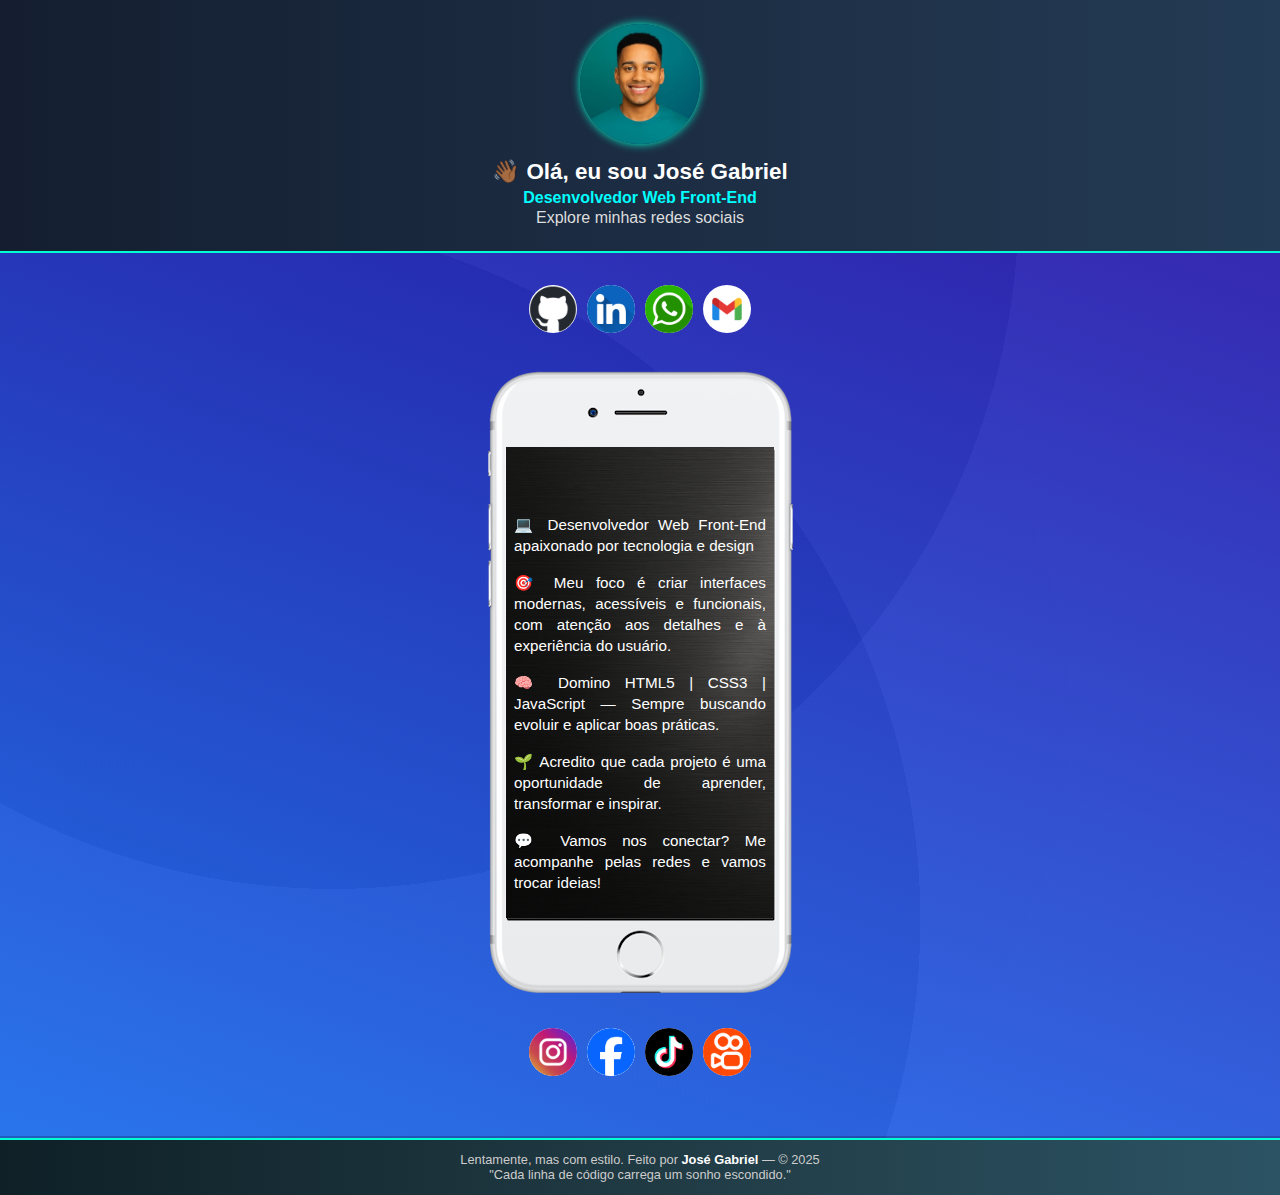
<file: rede-social/index.html>
<!DOCTYPE html>
<html lang="pt-br">
<head>
    <meta charset="UTF-8">
    <meta name="viewport" content="width=device-width, initial-scale=1.0">
    <title>Redes Sociais</title>
    <link rel="stylesheet" href="css/index.css">
    <link rel="shortcut icon" href="assets/favicon/favicon.ico" type="image/x-icon">
</head>
<body>
    <header class="cabecalho">
        <img src="assets/img/avatar-josegabriel.webp" alt="Foto de José Gabriel, Desenvolvedor Web Front-End">
        <h1>👋🏾 Olá, eu sou José Gabriel</h1>
        <h2>Desenvolvedor Web Front-End</h2>
        <p>Explore minhas redes sociais</p>
    </header>

    <main>
        <section class="icones-cima">

            <a href="https://github.com/josegabrieldev" target="_blank">
                <img src="assets/icons/github-logo.png" alt="Perfil GitHub de José Gabriel">
            </a>

            <a href="https://www.linkedin.com/in/josegabrieldev/" target="_blank">
                <img src="assets/icons/linkedin-logo.png" alt="Perfil LinkedIn de José Gabriel">
            </a>

            <a href="https://wa.me/5583996860603?text=Olá!%20Estou%20entrando%20em%20contato%20pelo%20seu%20site.%20Gostaria%20de%20conversar%20sobre%20seu%20trabalho." target="_blank">
                <img src="assets/icons/whatsapp-logo.png" alt="Contato WhatsApp de José Gabriel">
            </a>

            <a href="mailto:devgabrielsilva21@gmail.com?subject=Contato%20pelo%20site&body=Olá!%20Visitei%20seu%20site%20e%20gostaria%20de%20conversar%20com%20você.">
                <img src="assets/icons/gmail-logo.png" alt="Contato Gmail de José Gabriel">
            </a> 
        </section>

        <section id="telefone">
            <div id="conteudo">
                <p>💻 Desenvolvedor Web Front-End apaixonado por tecnologia e design</p>
                <p>🎯 Meu foco é criar interfaces modernas, acessíveis e funcionais, com atenção aos detalhes e à experiência do usuário.</p>
                <p>🧠 Domino HTML5 | CSS3 | JavaScript — Sempre buscando evoluir e aplicar boas práticas.</p>
                <p>🌱 Acredito que cada projeto é uma oportunidade de aprender, transformar e inspirar.</p>
                <p>💬 Vamos nos conectar? Me acompanhe pelas redes e vamos trocar ideias!</p>
            </div>
        </section>

        <section class="icones-baixo">

            <a href="https://www.instagram.com/josegabrieldev" target="_blank">
                <img src="assets/icons/instagram-logo.png" alt="Perfil Instagram de José Gabriel">
            </a>

            <a href="https://www.facebook.com/profile.php?id=100018582458498" target="_blank">
                <img src="assets/icons/facebook-logo.png" alt="Perfil Facebook de José Gabriel">
            </a>

            <a href="https://www.tiktok.com/@thor.a.lenda?_t=ZM-8yZnzaX27ei&_r=1" target="_blank">
                <img src="assets/icons/tiktok-logo.png" alt="Perfil TikTok de José Gabriel">
            </a>

            <a href="https://k.kwai.com/u/@thoralendaff/UCfAxasg" target="_blank">
                <img src="assets/icons/kwai-logo.png" alt="Perfil Kwai de José Gabriel">
            </a>
        </section>
    </main>

    <footer>
        <p>Lentamente, mas com estilo. Feito por <strong>José Gabriel</strong> — &copy; 2025</p>
        <p>"Cada linha de código carrega um sonho escondido."</p>
    </footer>
</body>
</html>
</file>
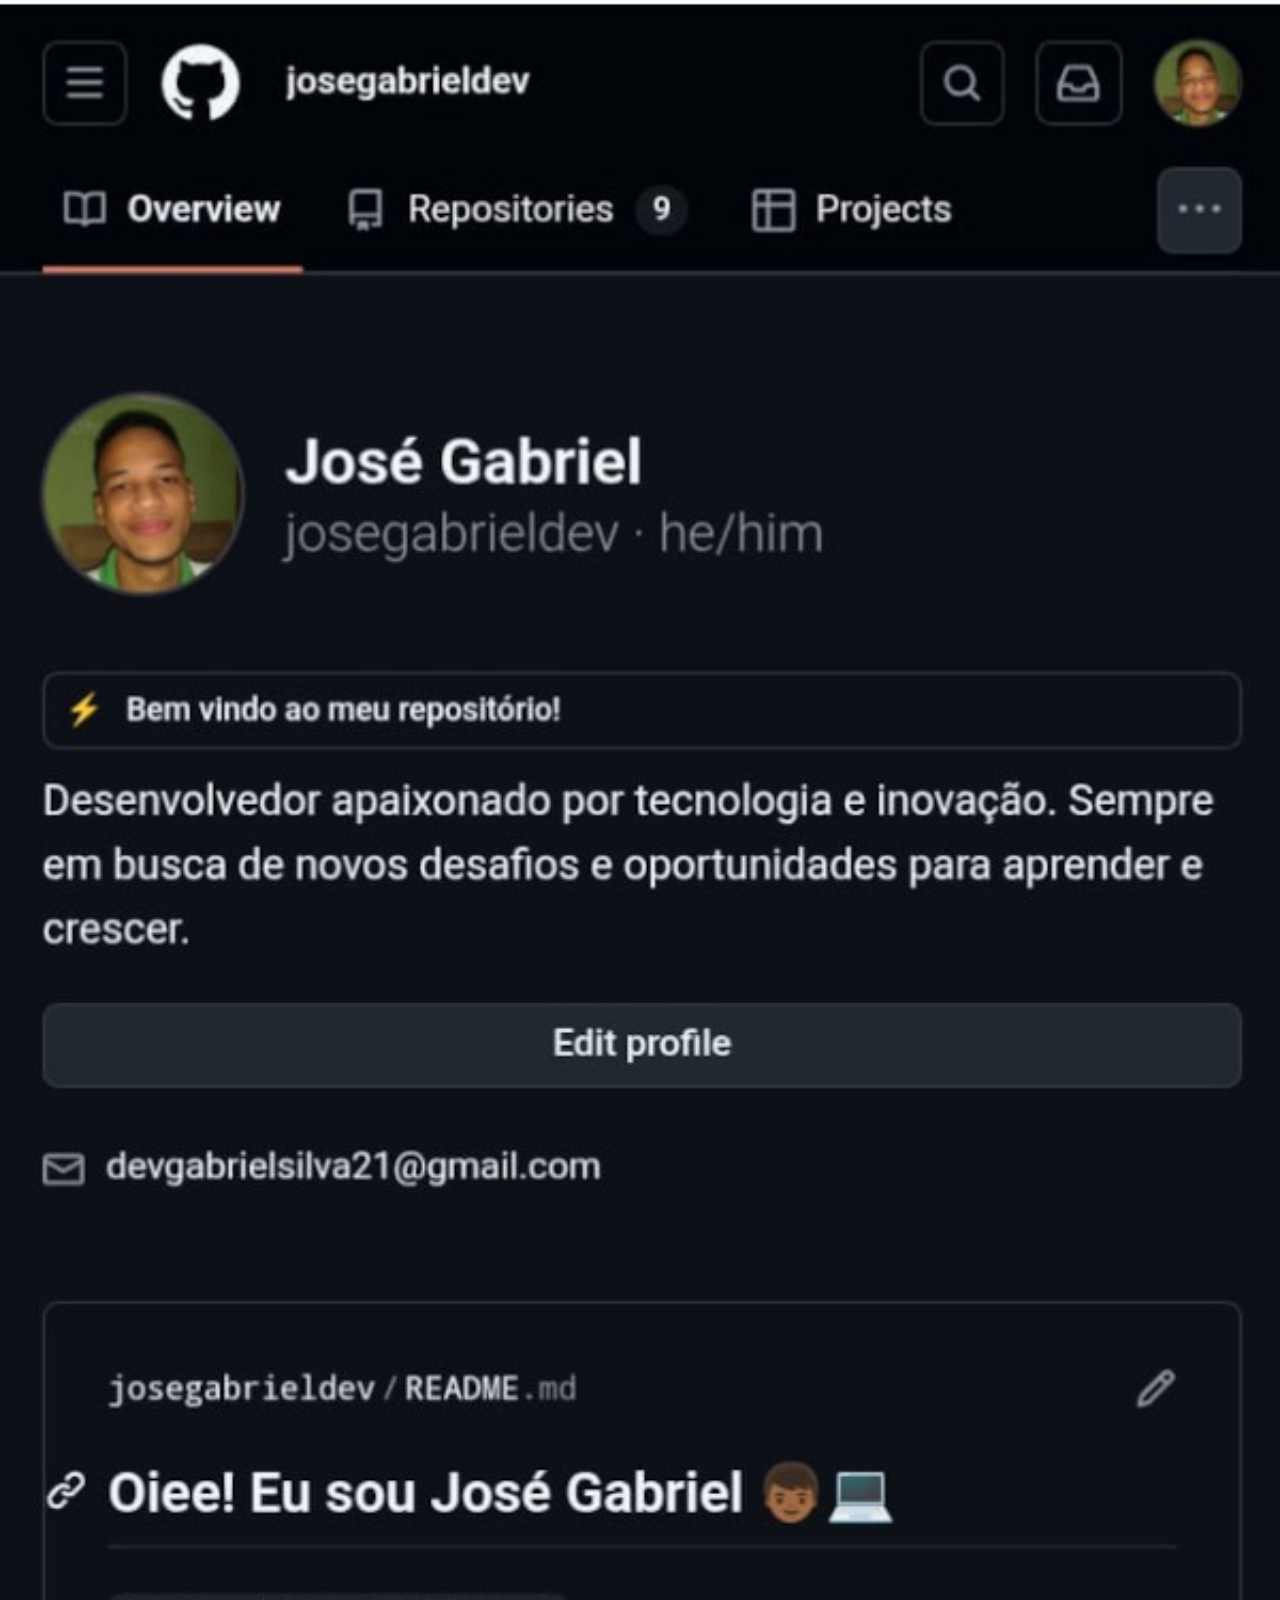
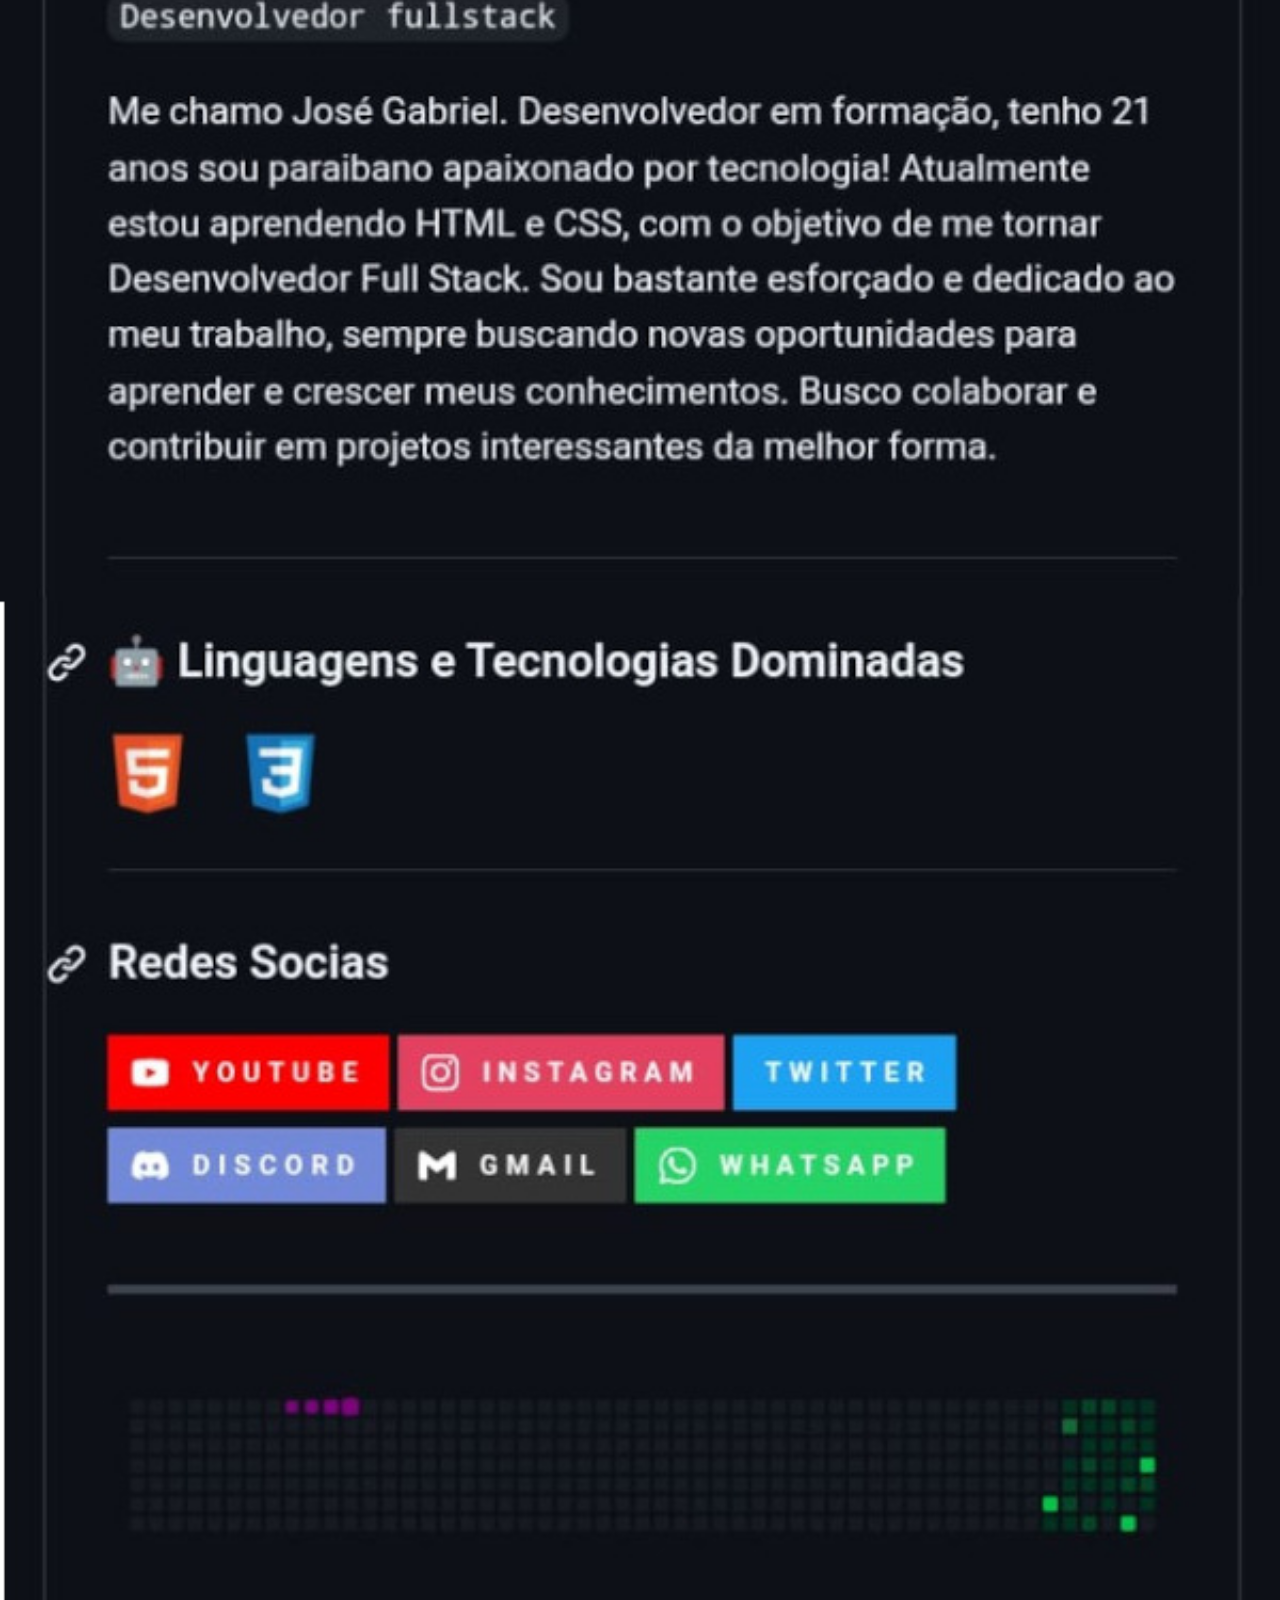
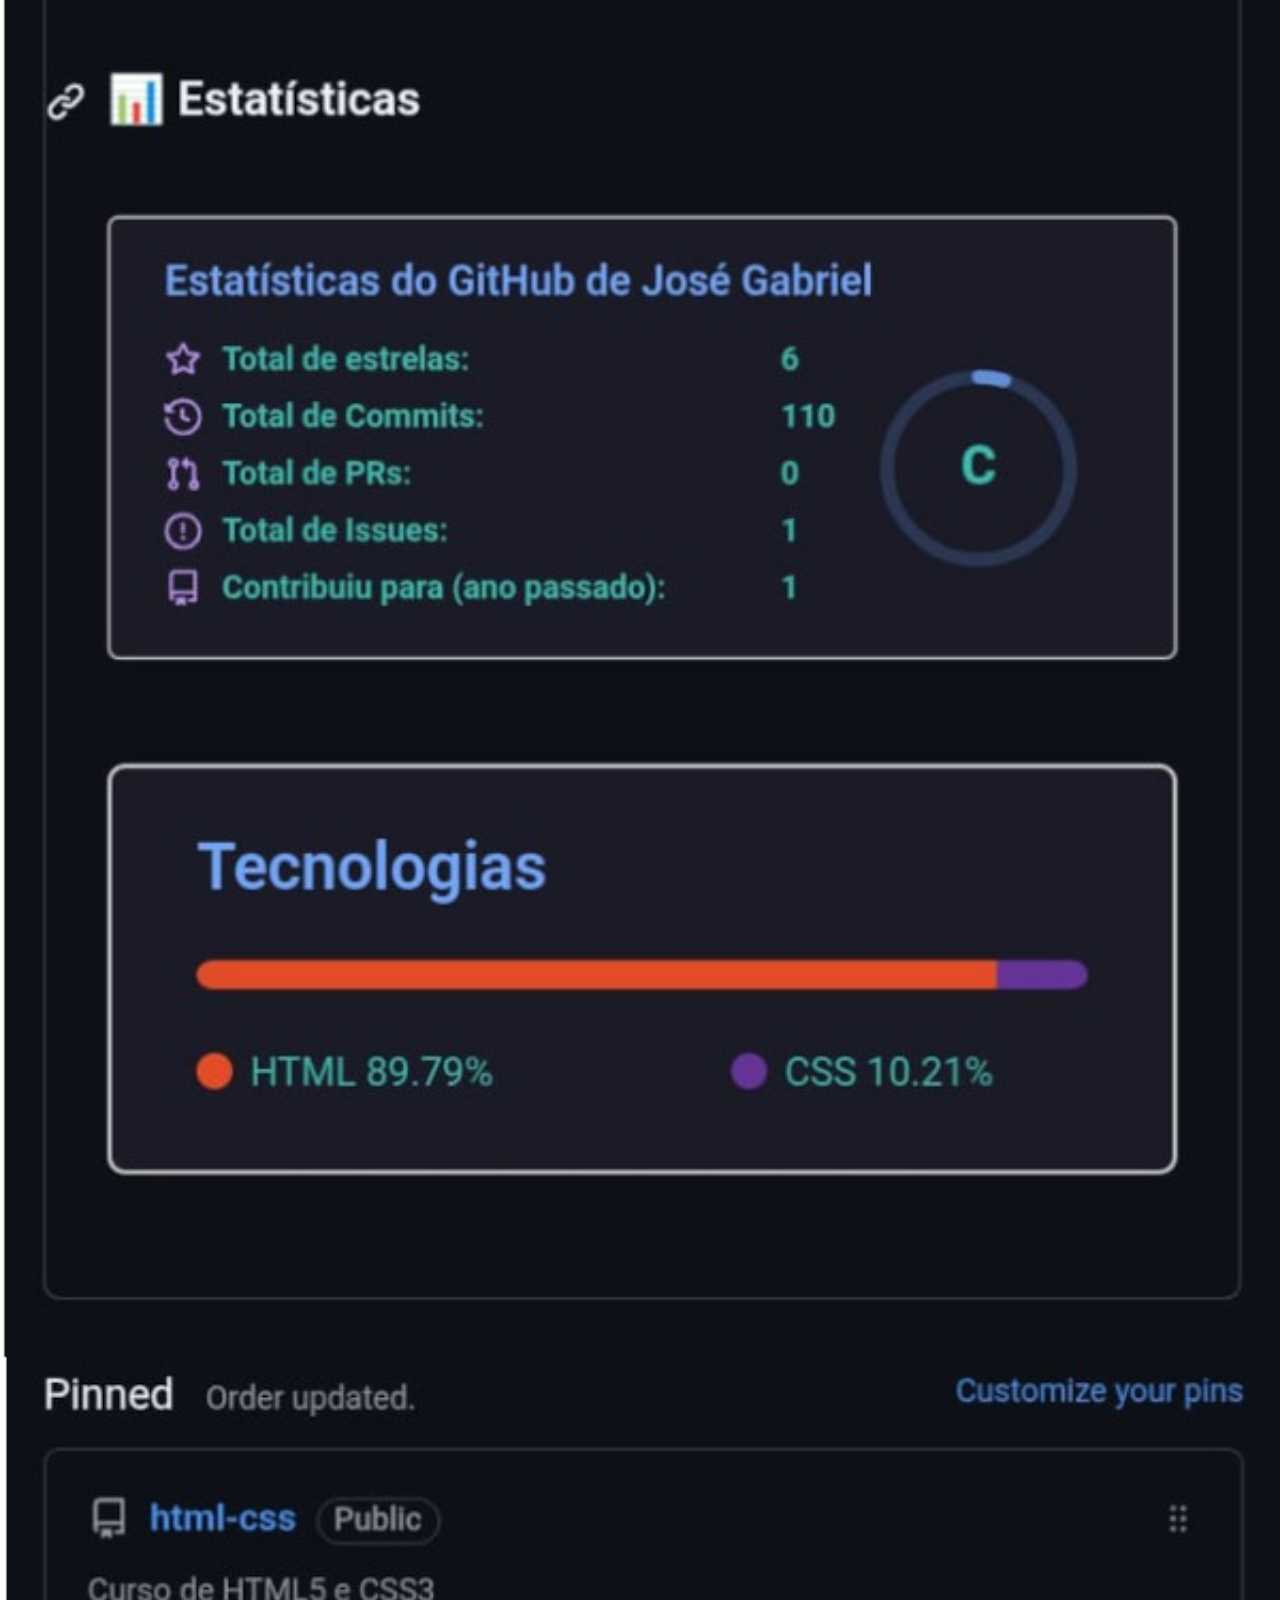
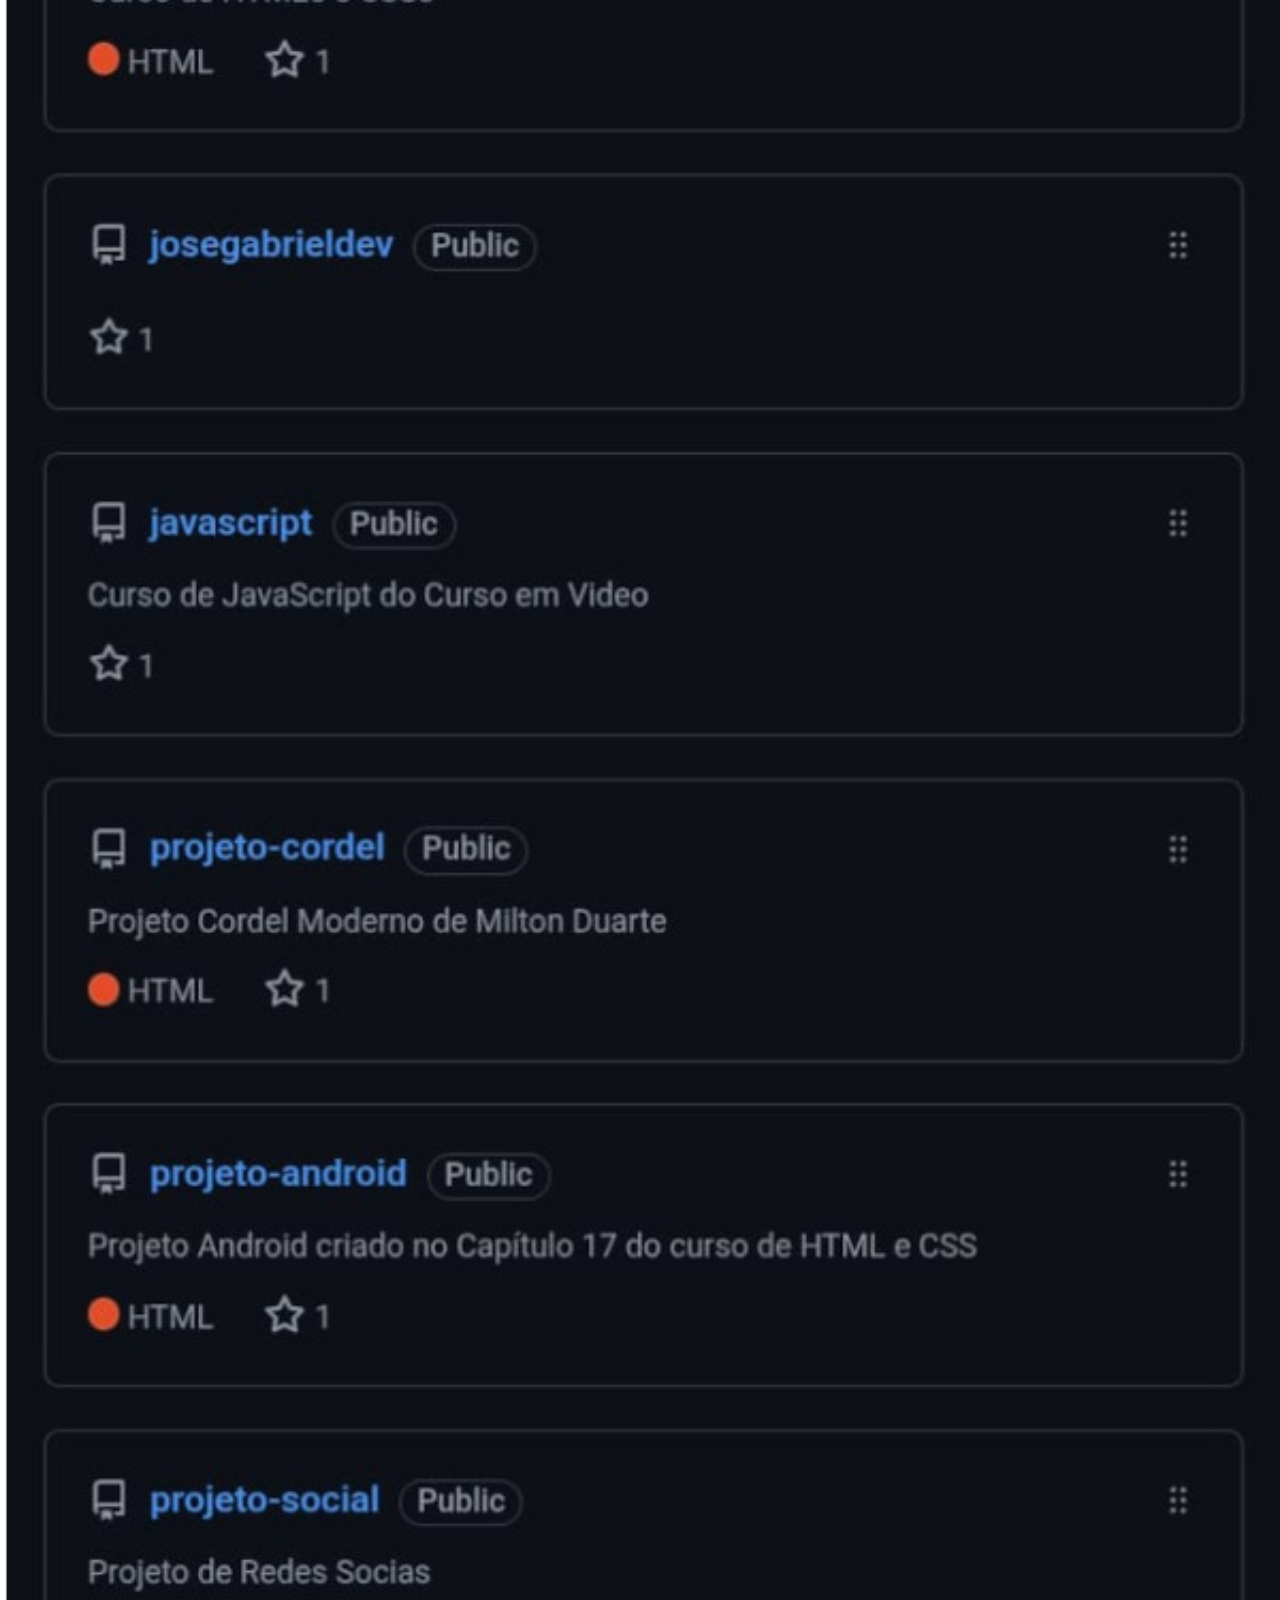
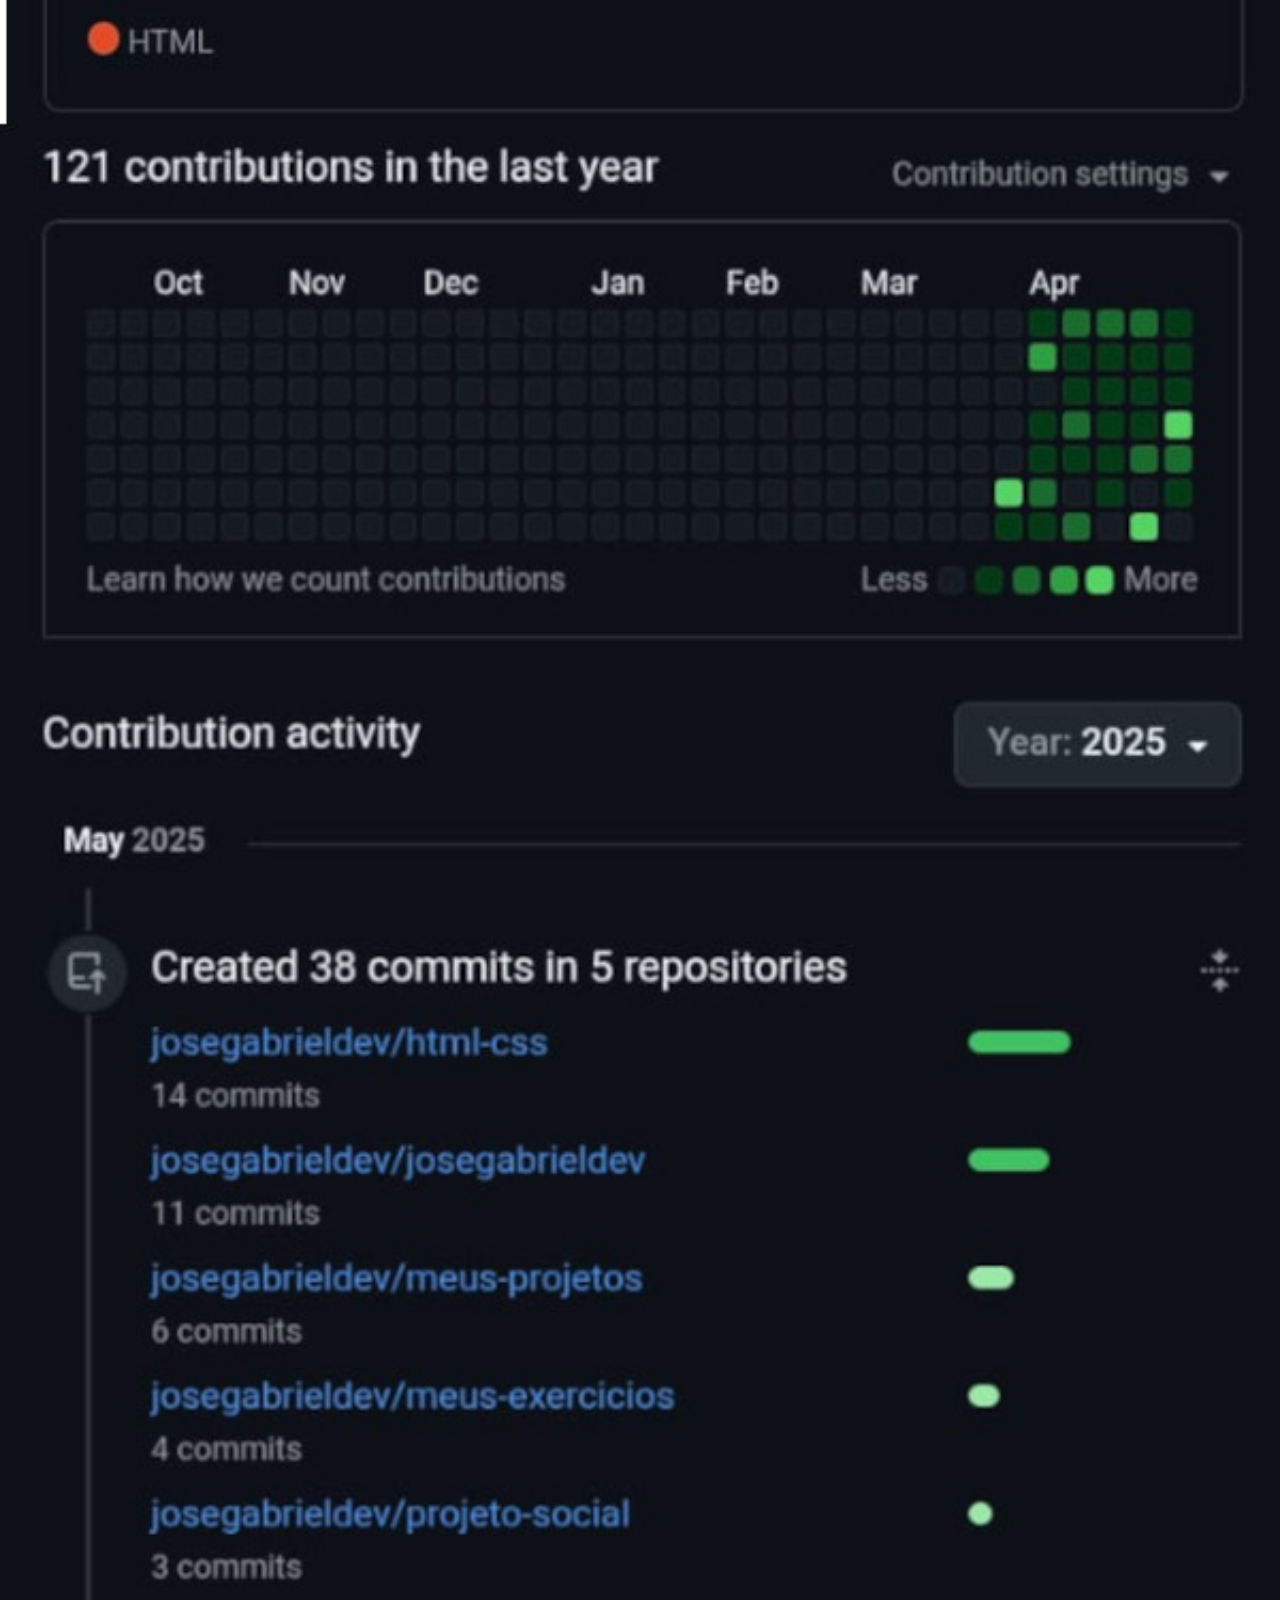
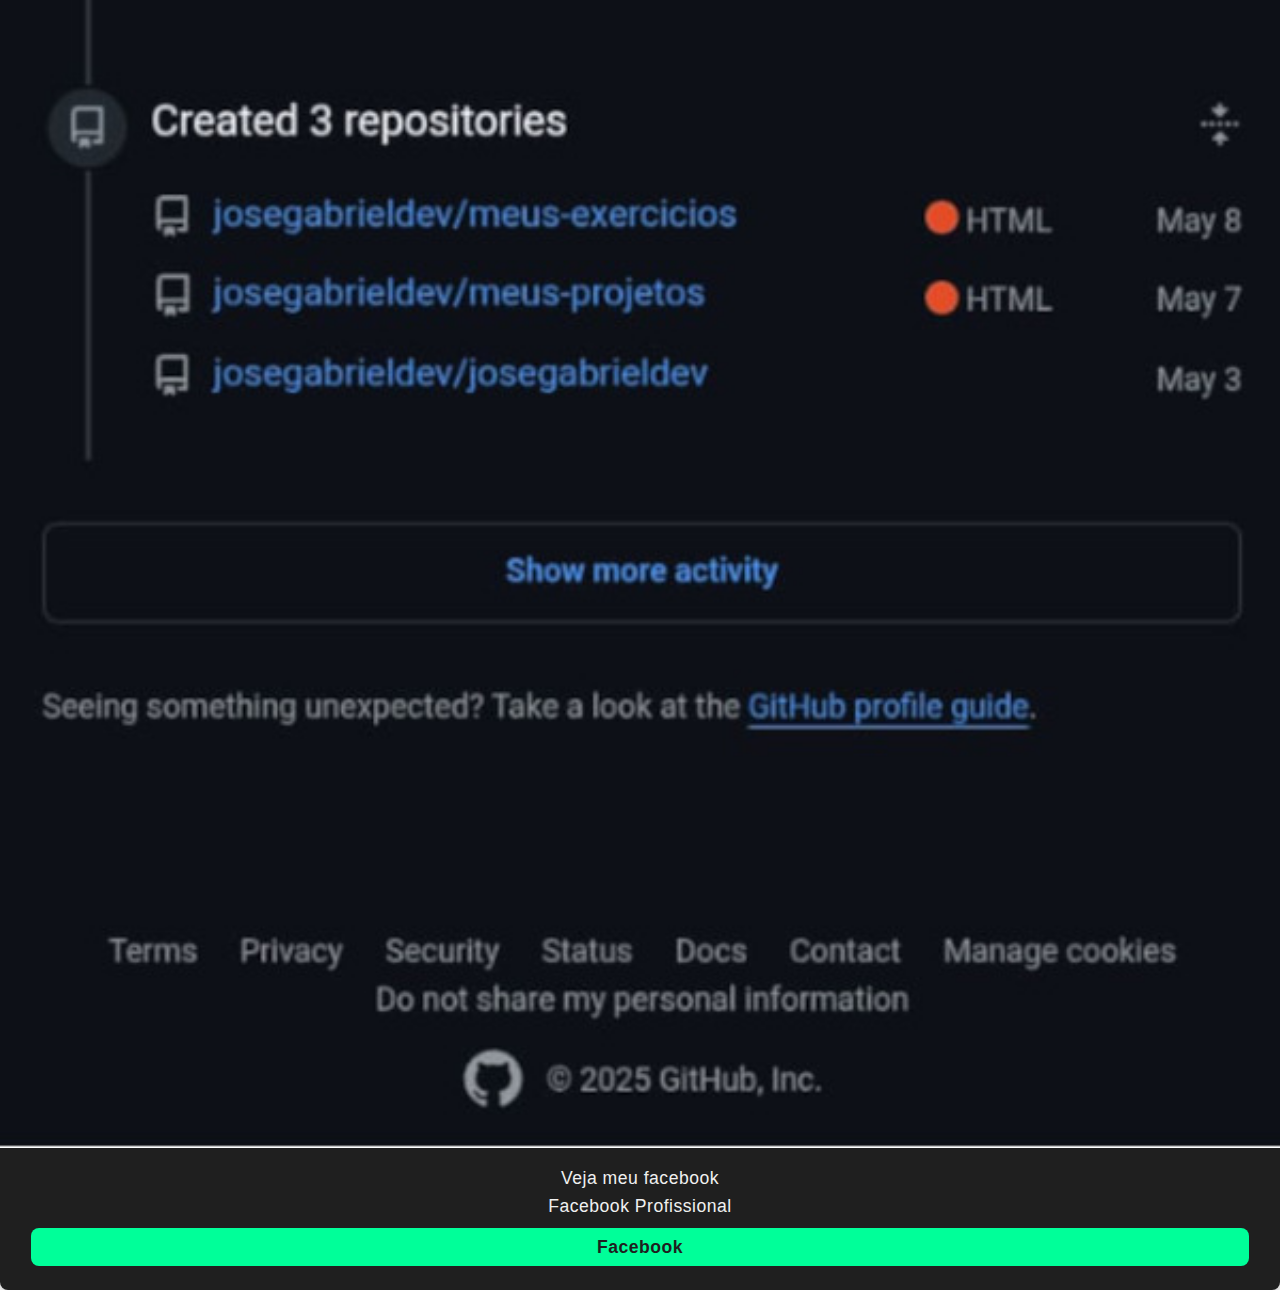
<file: rede-social/paginas/facebook.html>
<!DOCTYPE html>
<html lang="pt-br">
<head>
    <meta charset="UTF-8">
    <meta name="viewport" content="width=device-width, initial-scale=1.0">
    <title>Facebook</title>
    <link rel="shortcut icon" href="../imagens/facebook-logo.png" type="image/x-icon">
    <link rel="stylesheet" href="estilos/sociais.css">
</head>
<body>
    <img src="../imagens/tela-github.jpg" alt="Imagem do Facebook">
    <p>
        Veja meu facebook <br> Facebook Profissional <a href="https://www.facebook.com/profile.php?id=100018582458498" target="_blank">Facebook</a>
    </p>
</body>
</html>
</file>
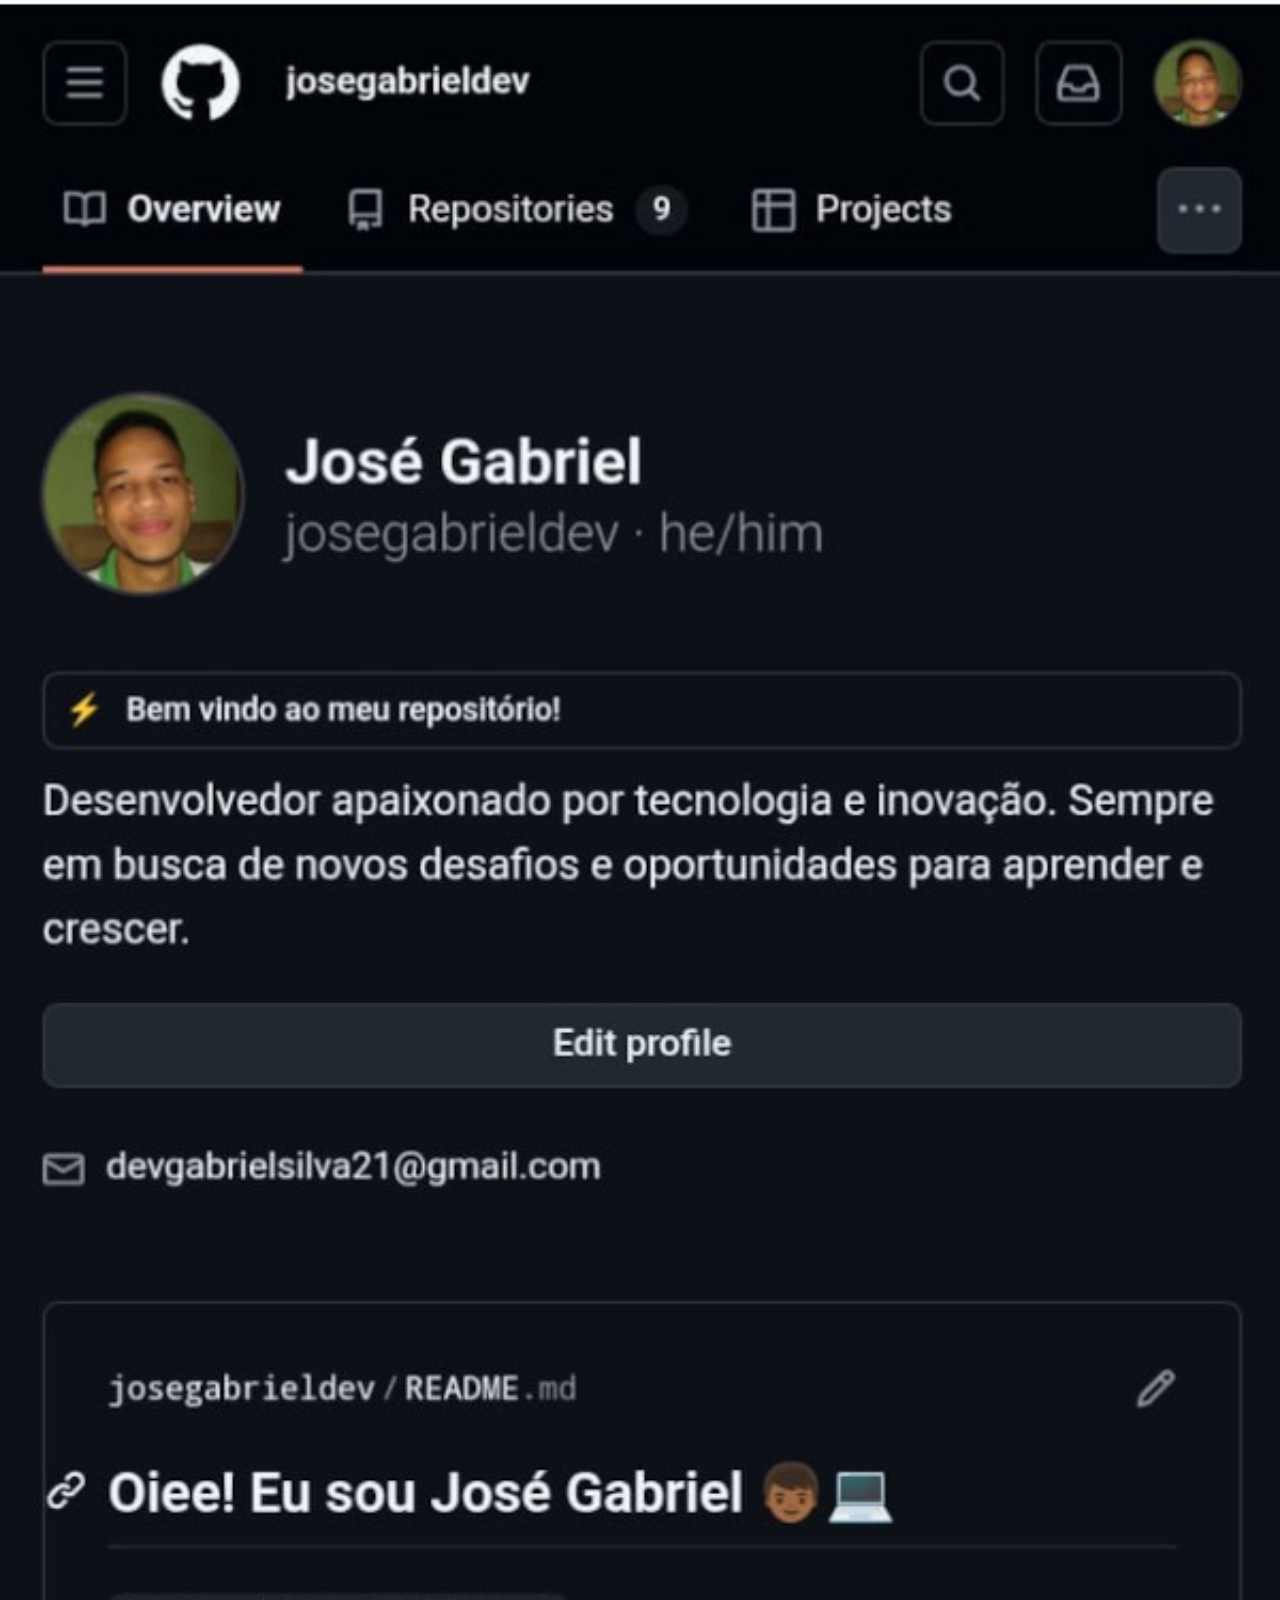
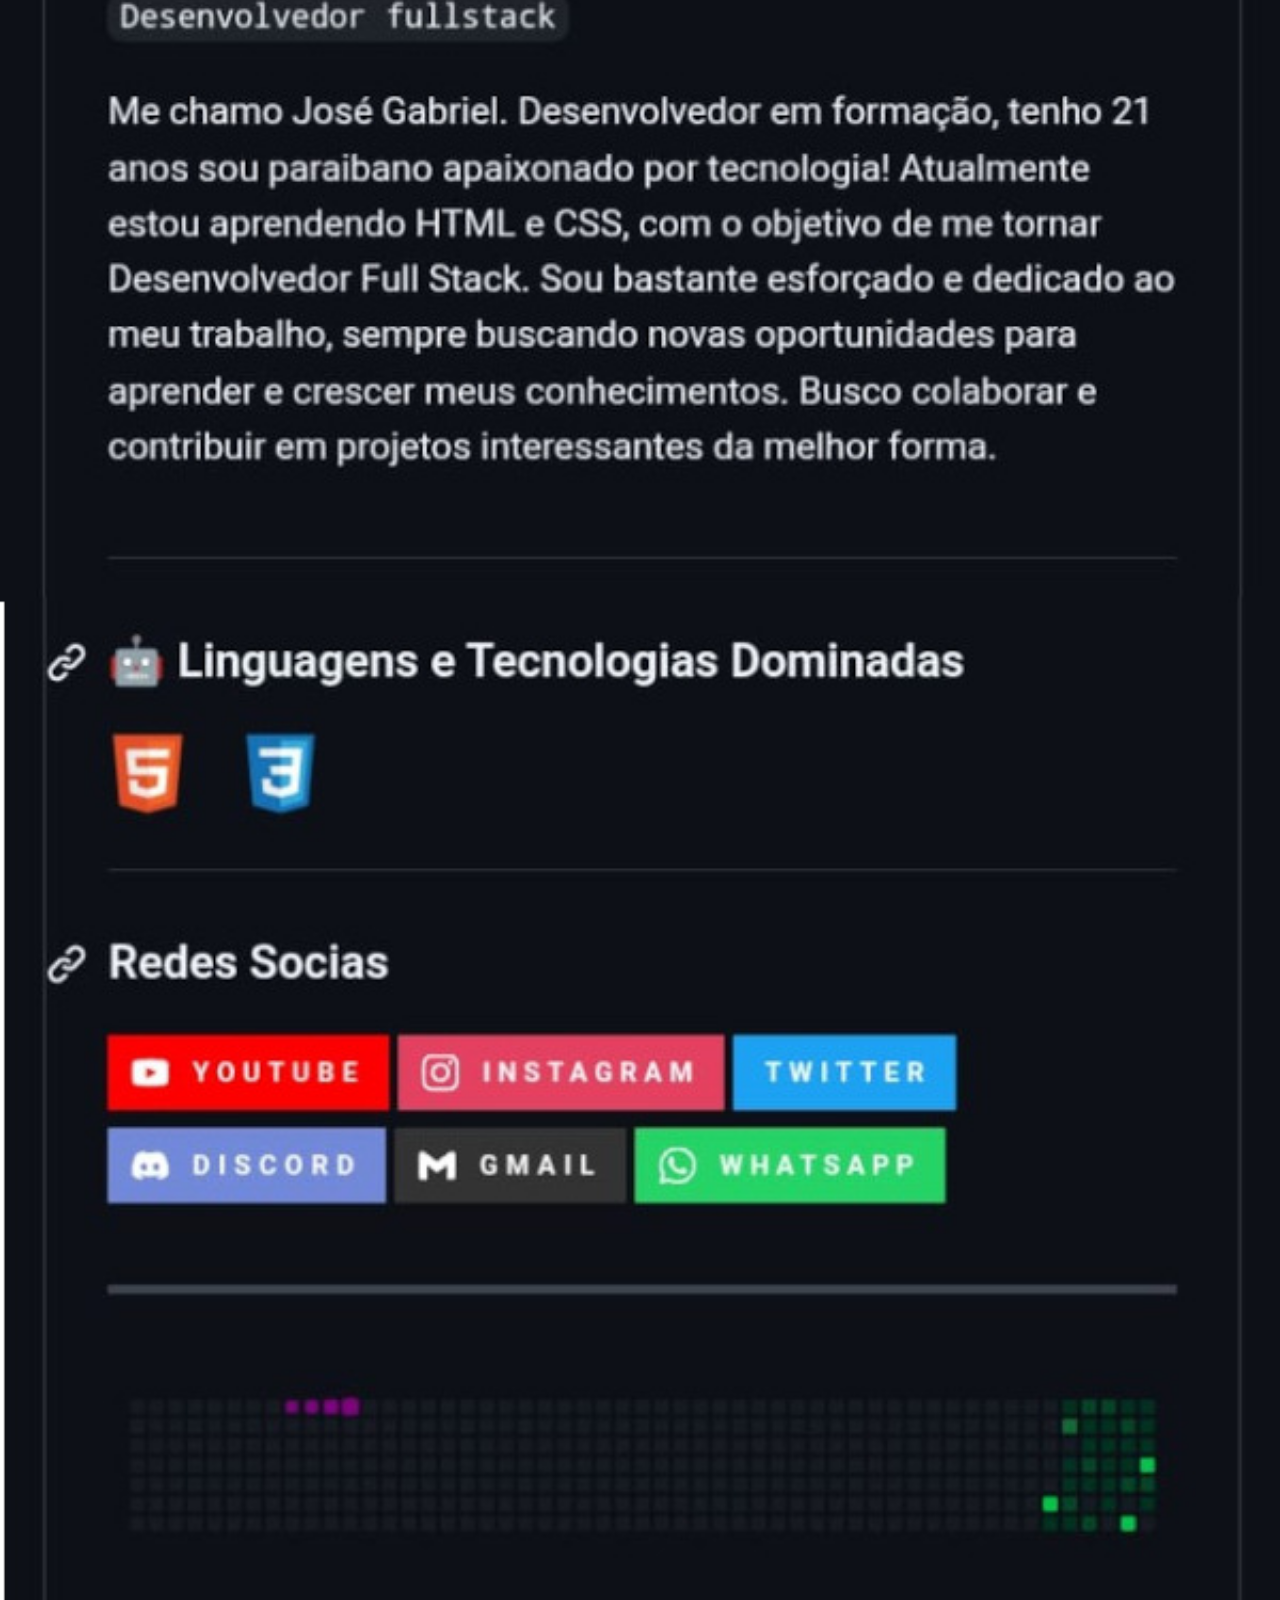
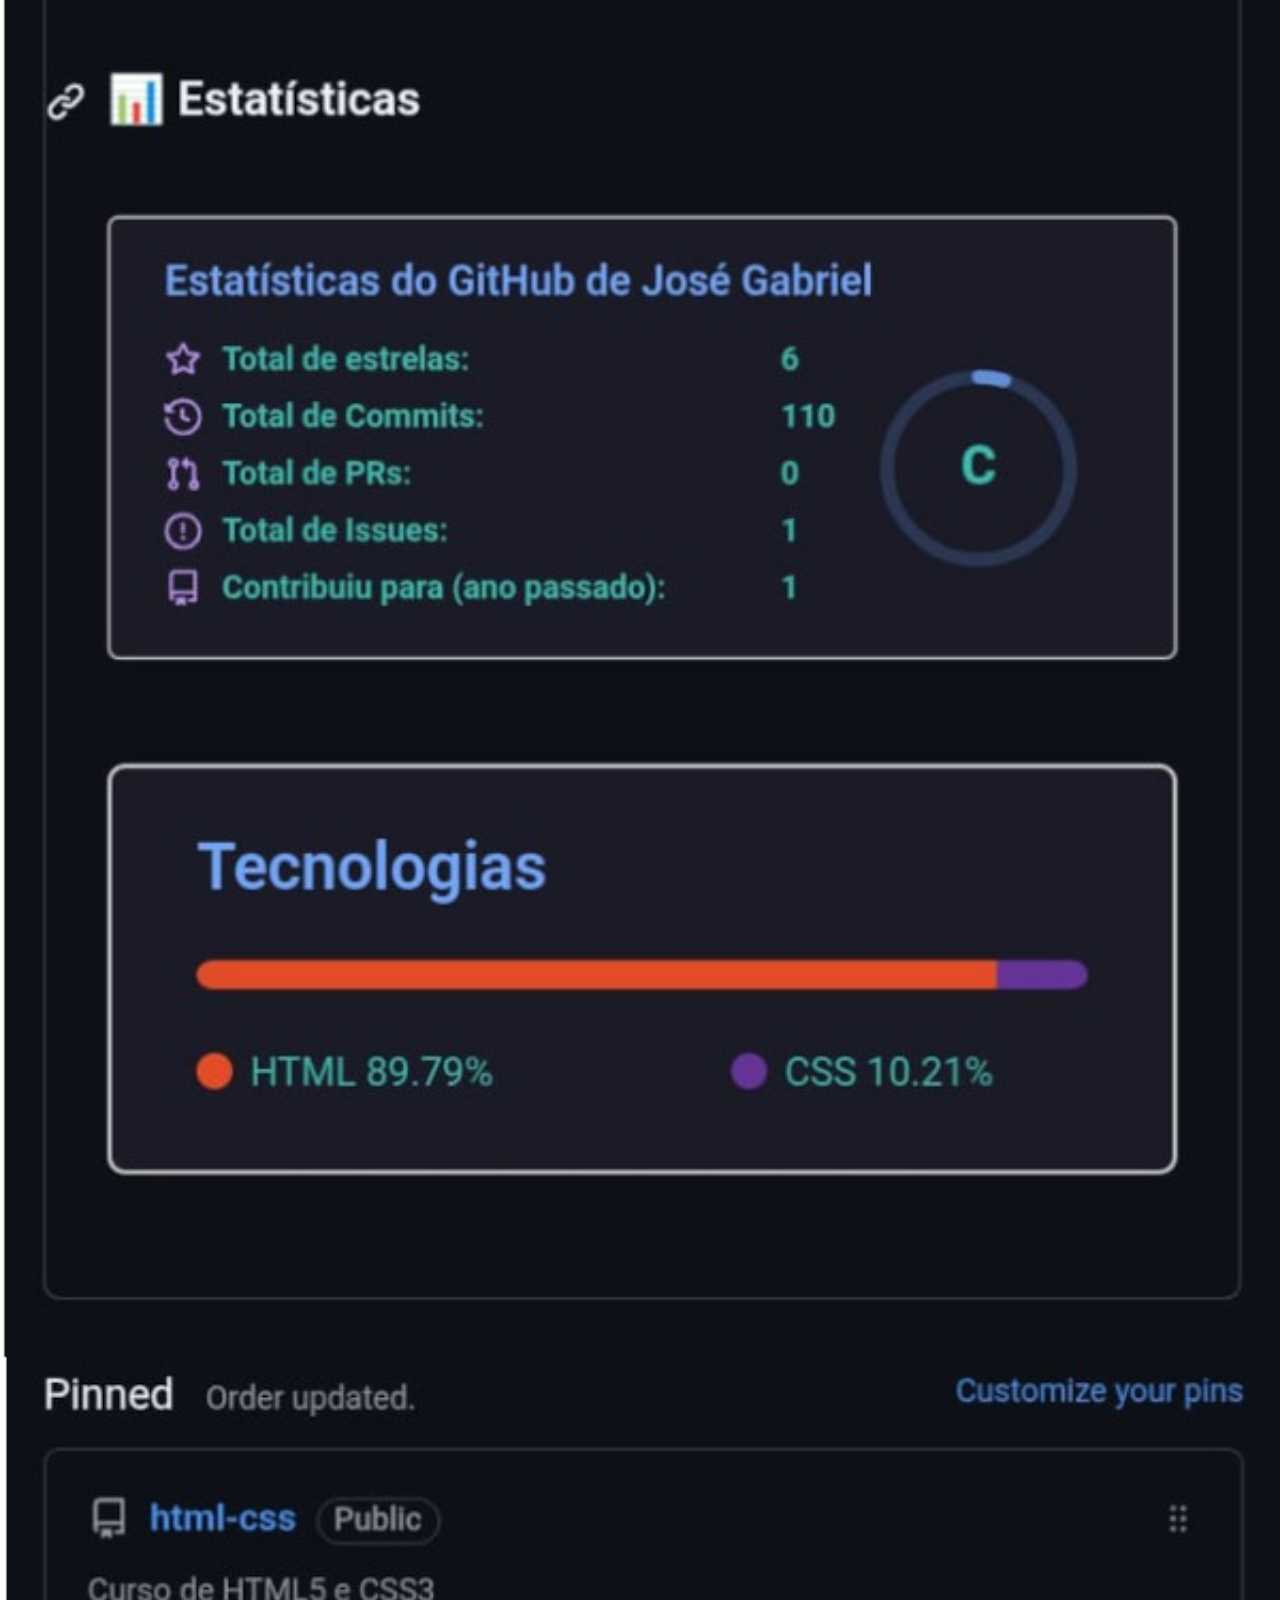
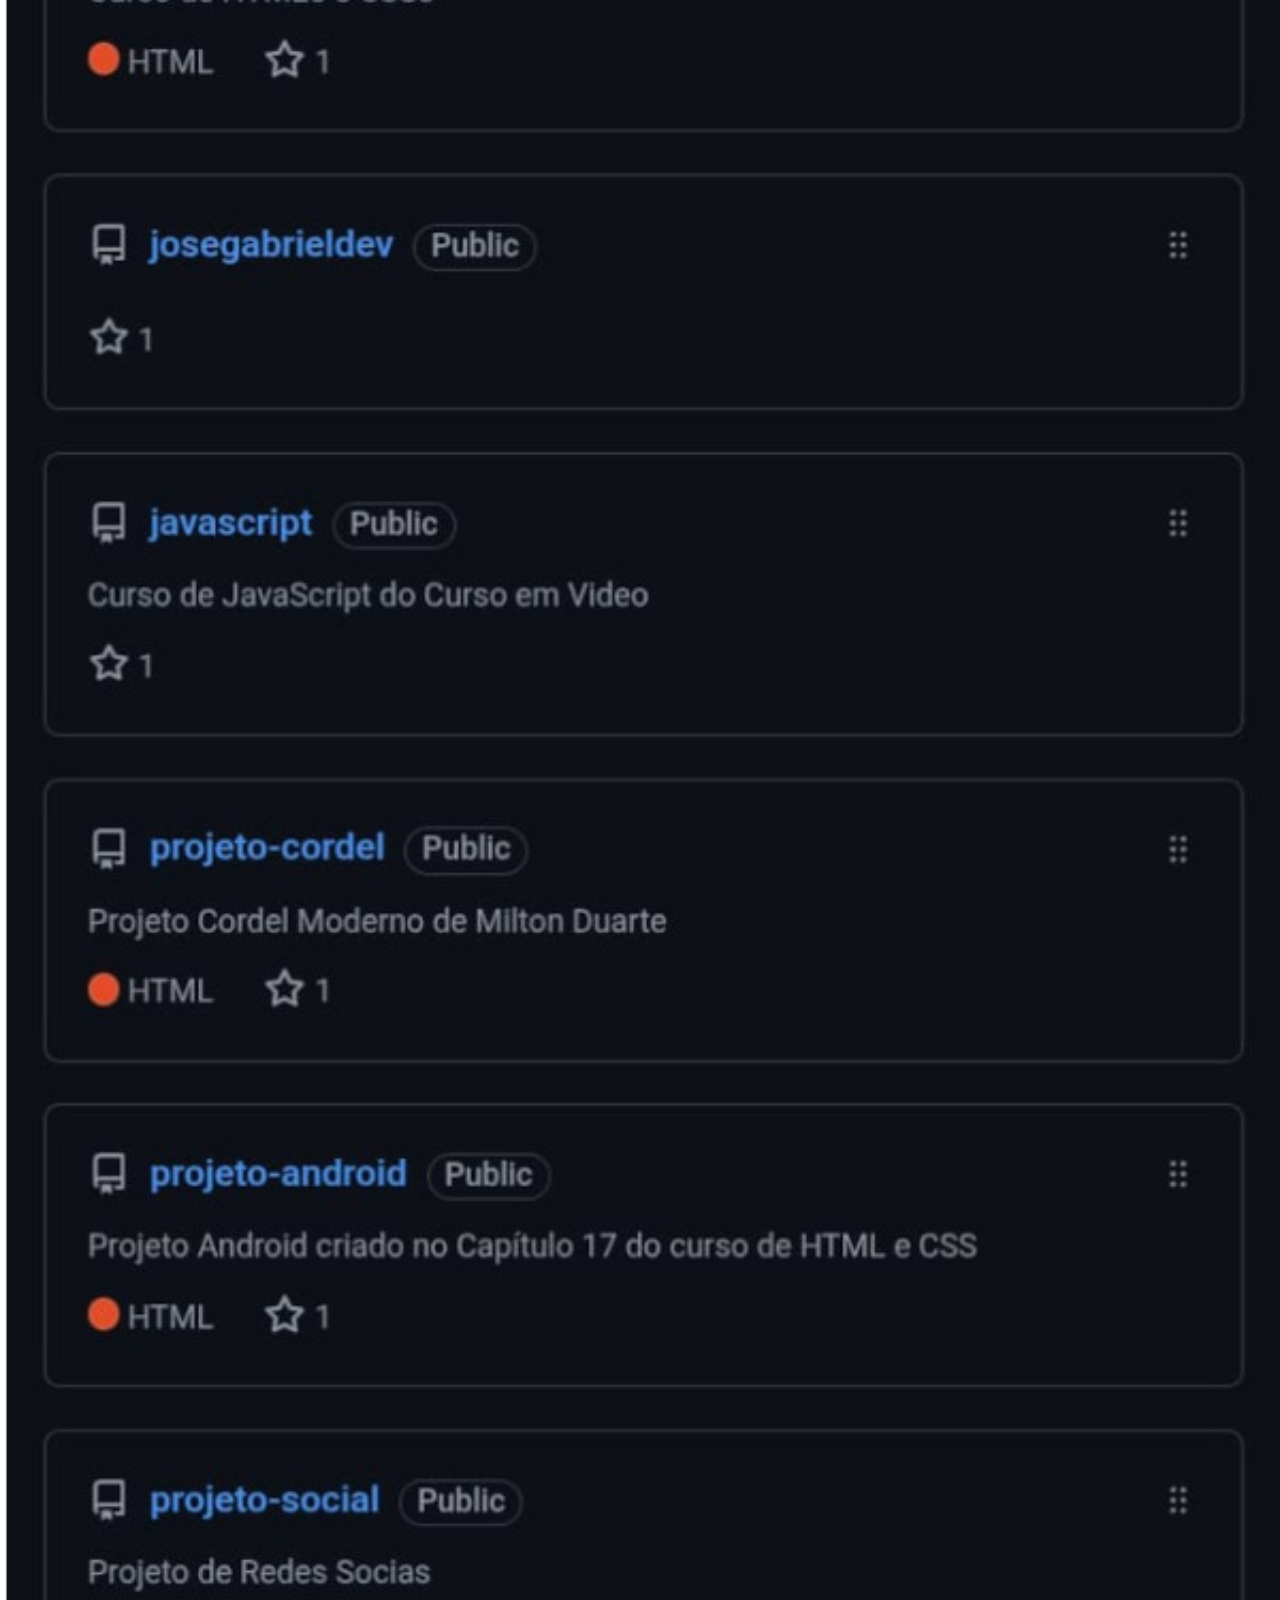
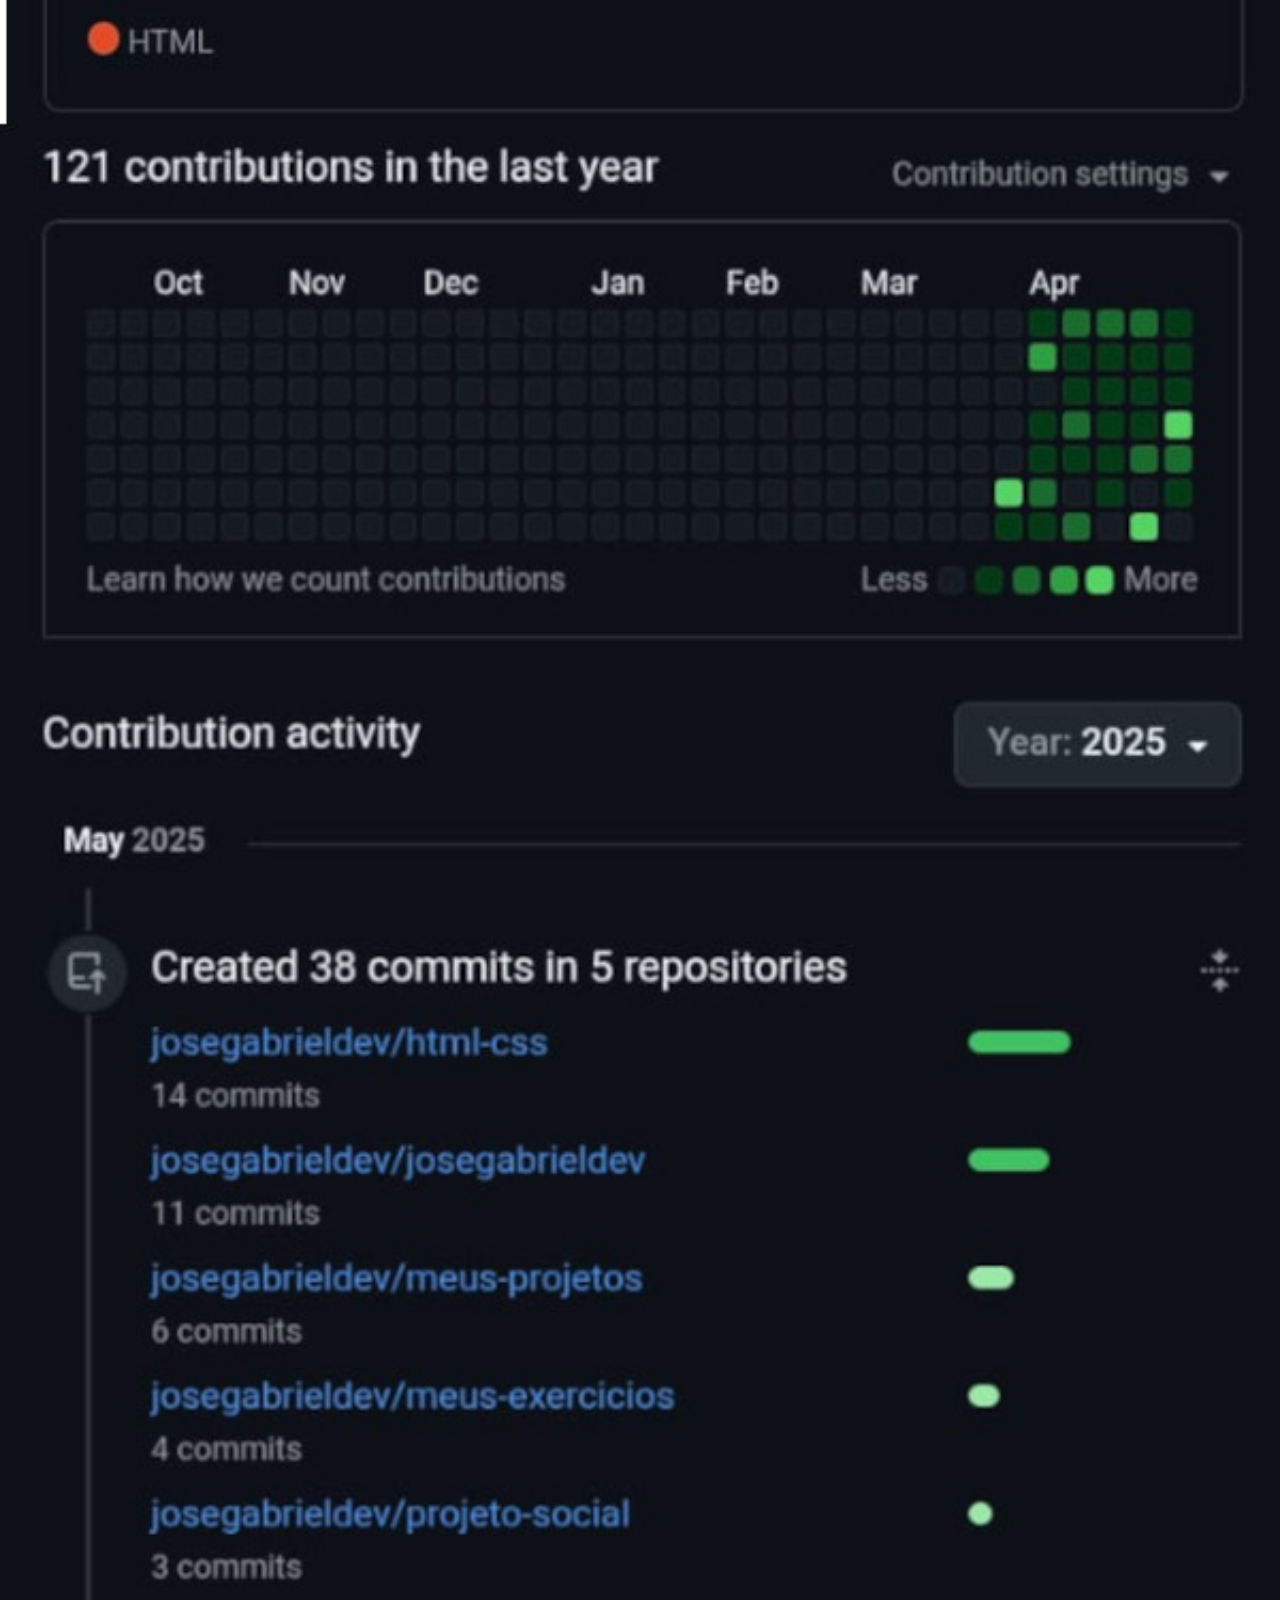
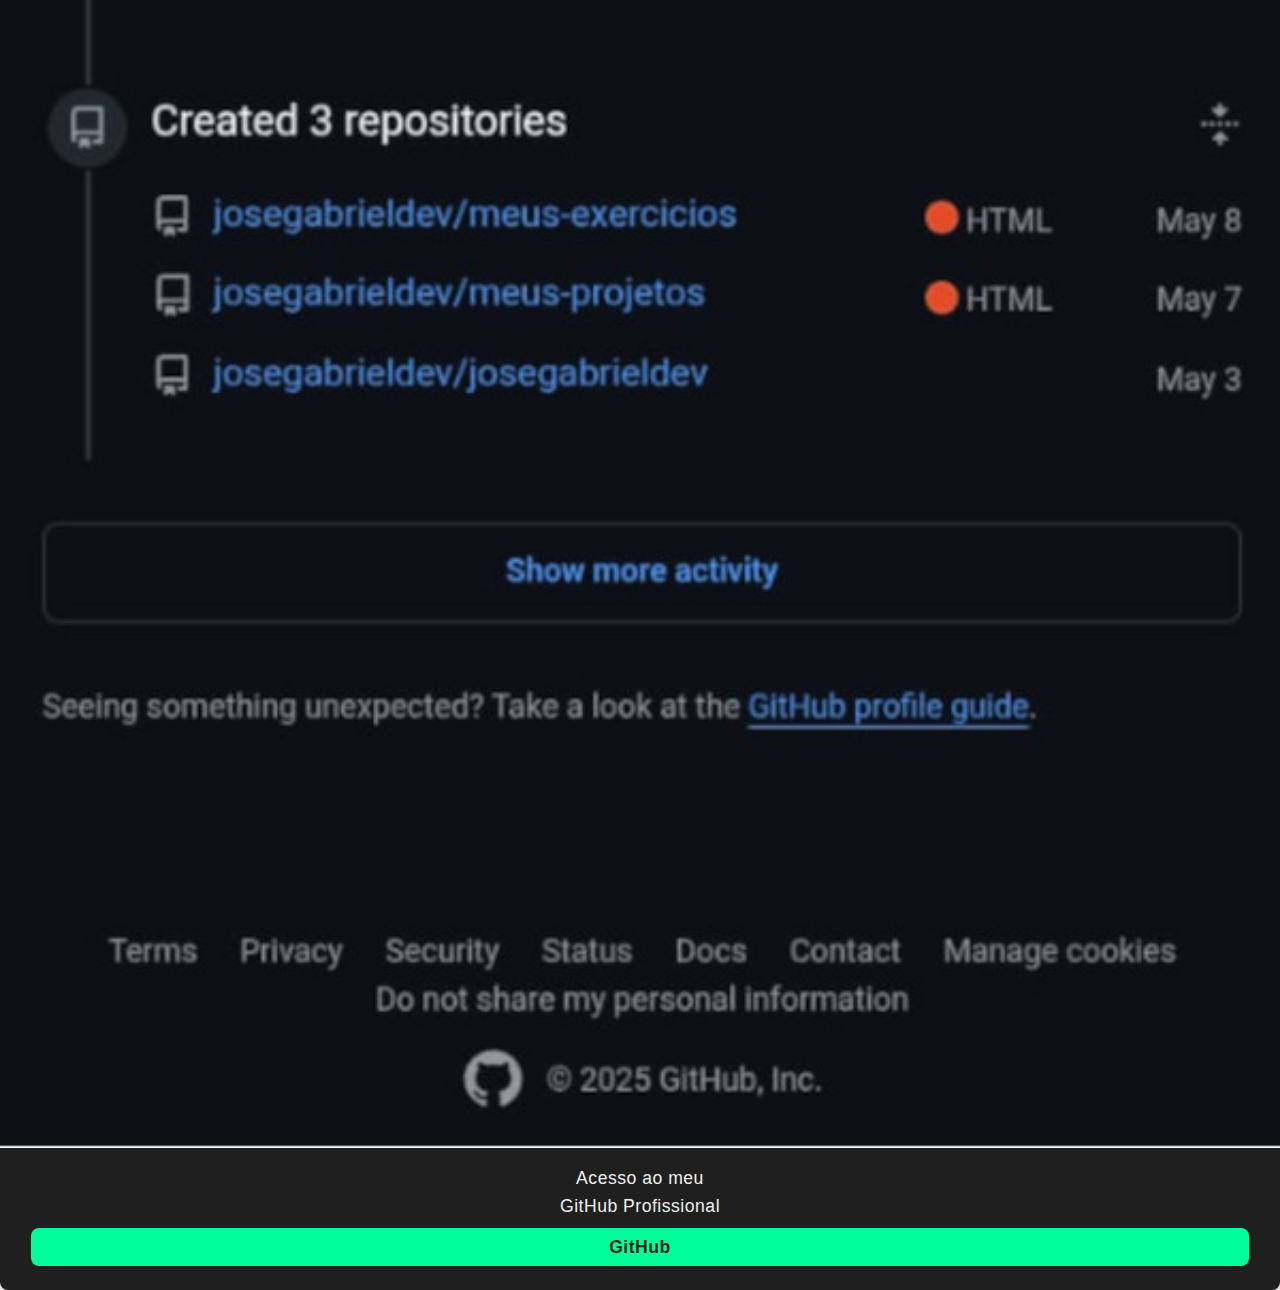
<file: rede-social/paginas/github.html>
<!DOCTYPE html>
<html lang="pt-br">
<head>
    <meta charset="UTF-8">
    <meta name="viewport" content="width=device-width, initial-scale=1.0">
    <title>GitHub</title>
    <link rel="stylesheet" href="estilos/sociais.css">
    <link rel="shortcut icon" href="../imagens/github-logo.png" type="image/x-icon">
</head>
<body>
    <img src="../imagens/tela-github.jpg" alt="Imagem do GitHub">
    <p>
        Acesso ao meu <br> GitHub Profissional <a href="https://github.com/josegabrieldev" target="_blank">GitHub</a>
    </p>
</body>
</html>
</file>
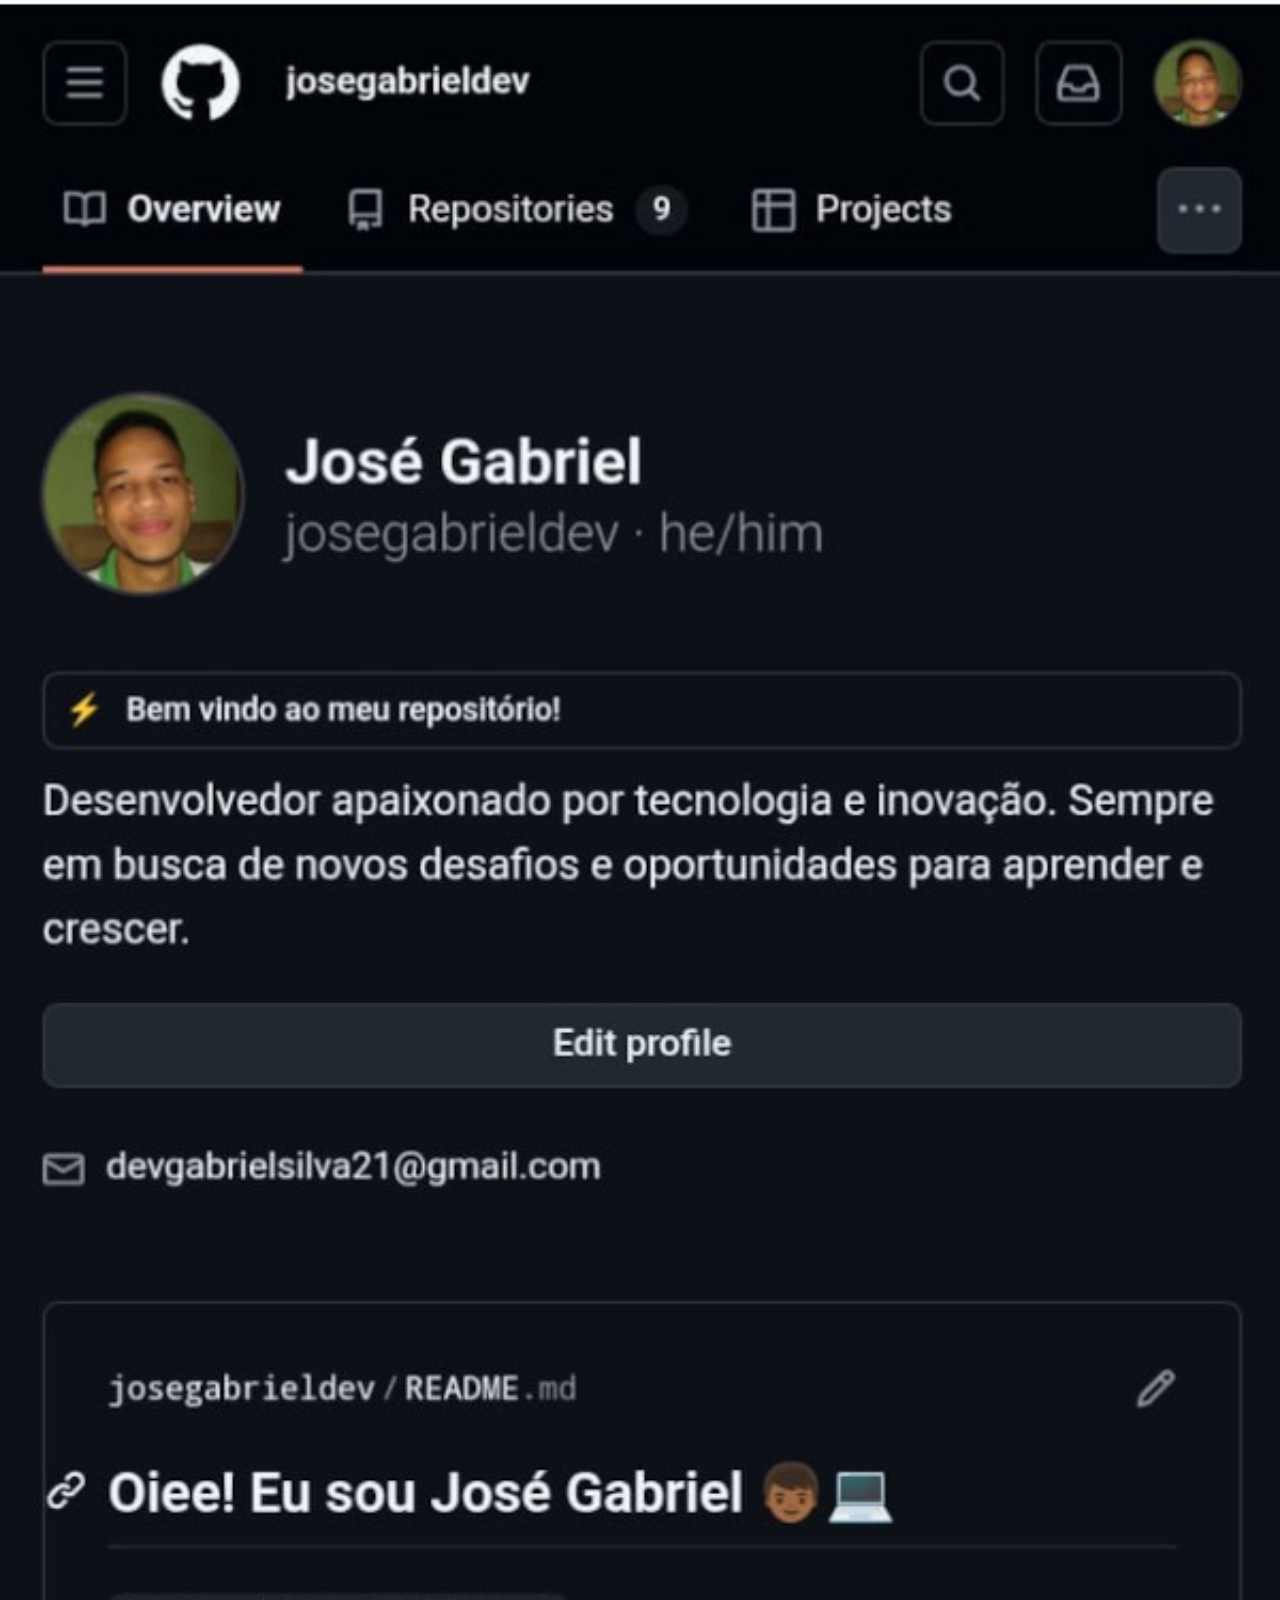
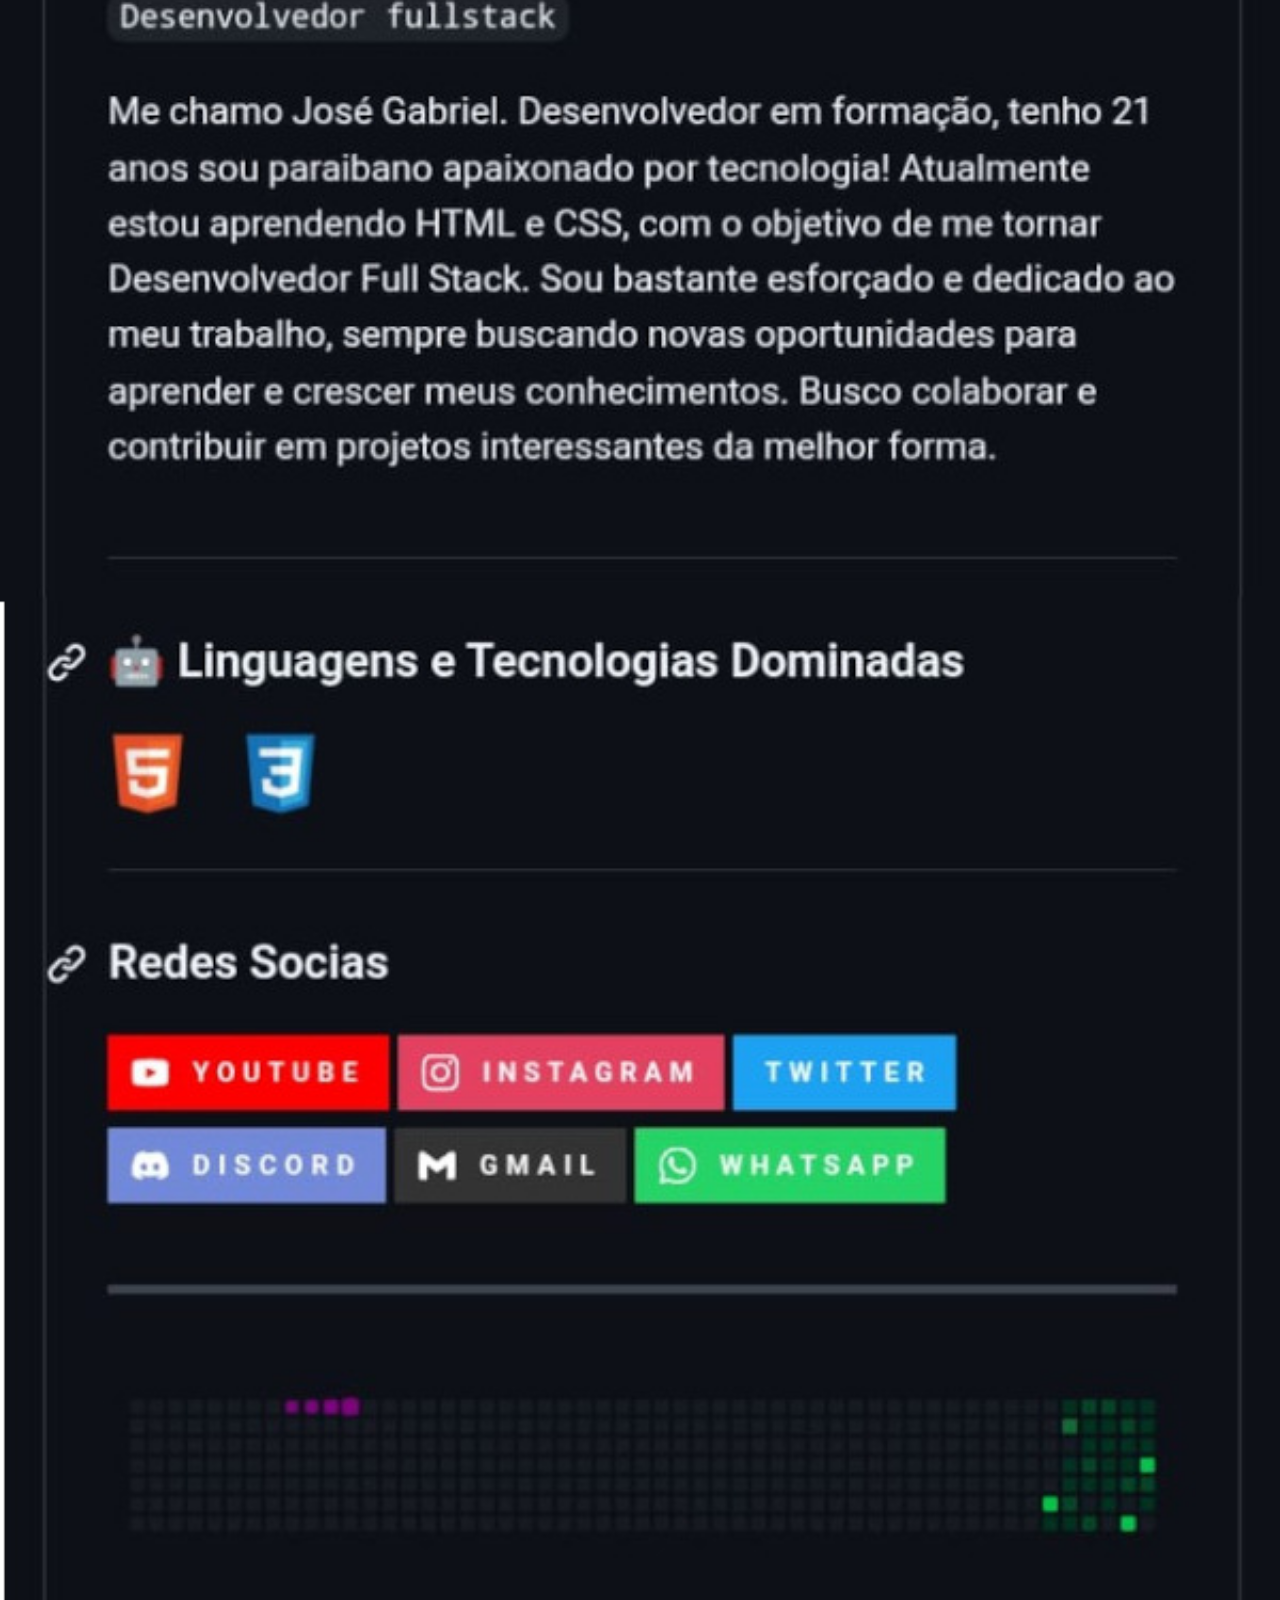
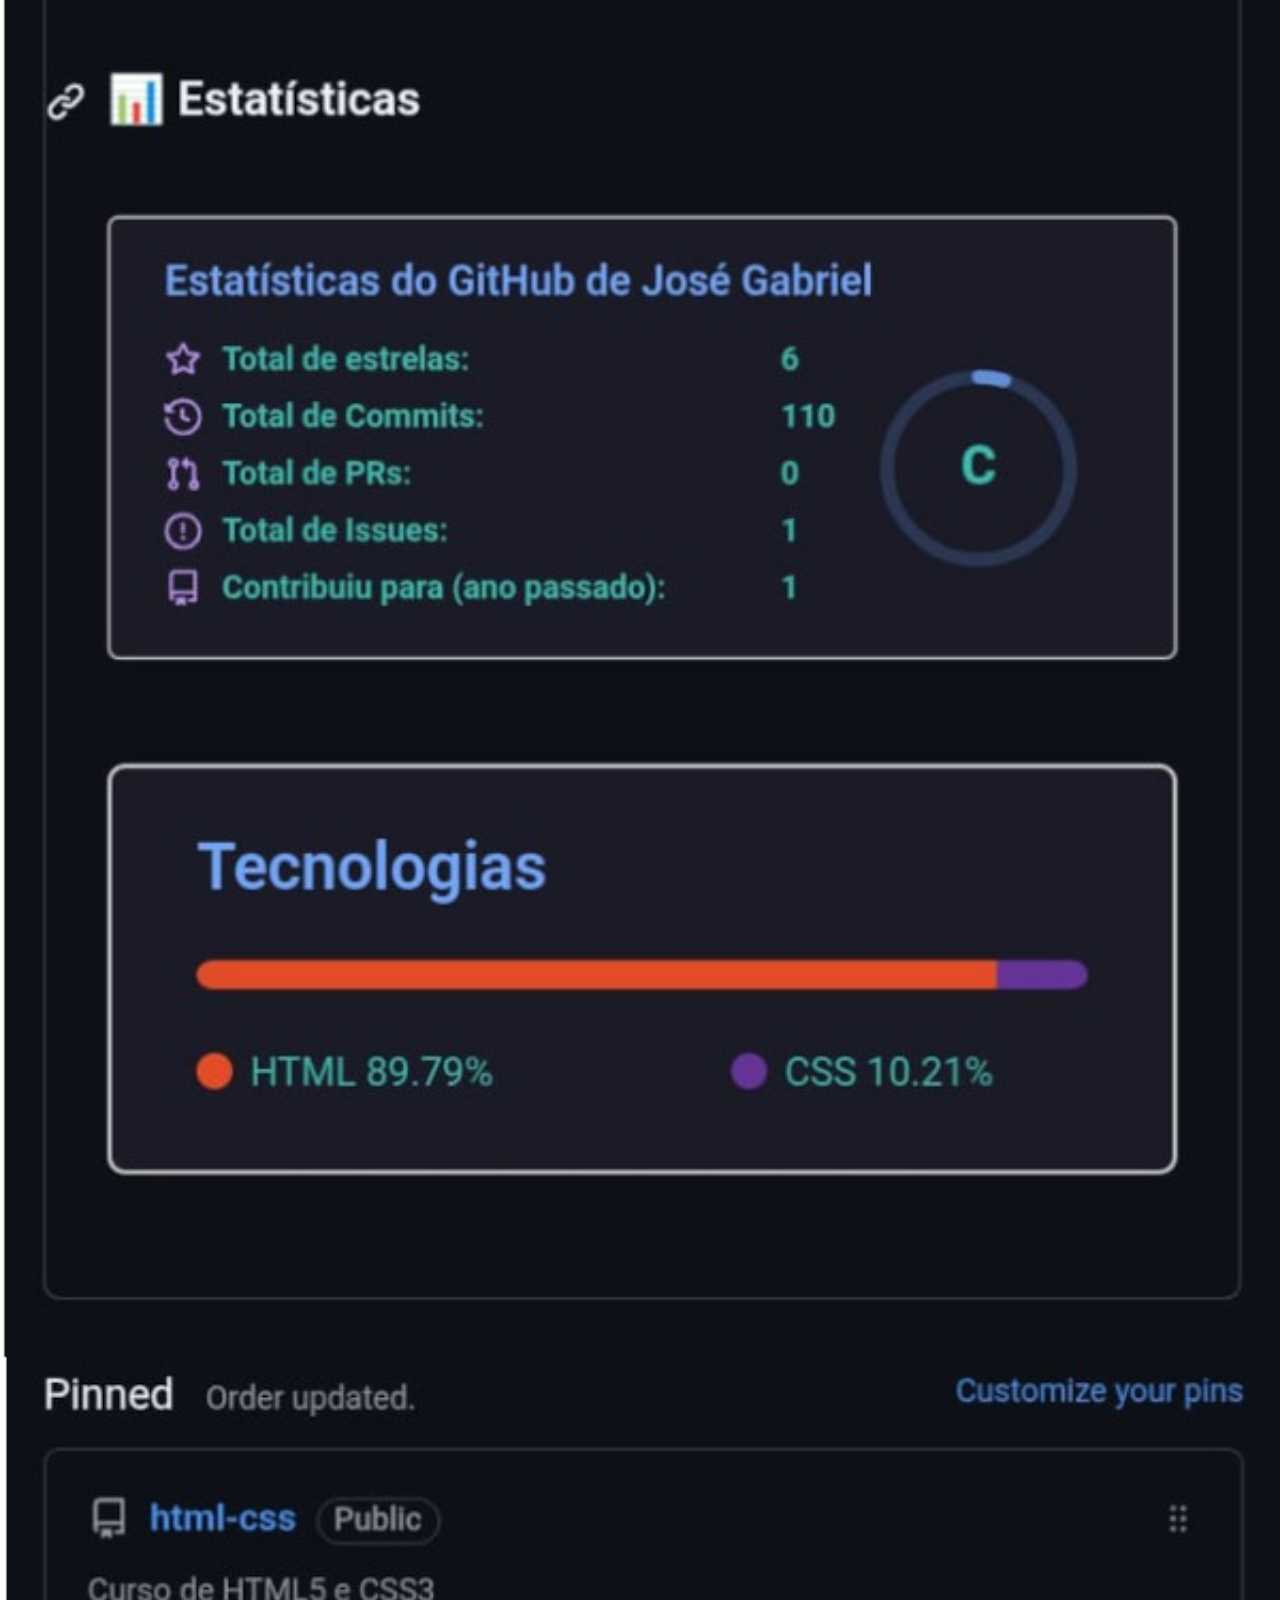
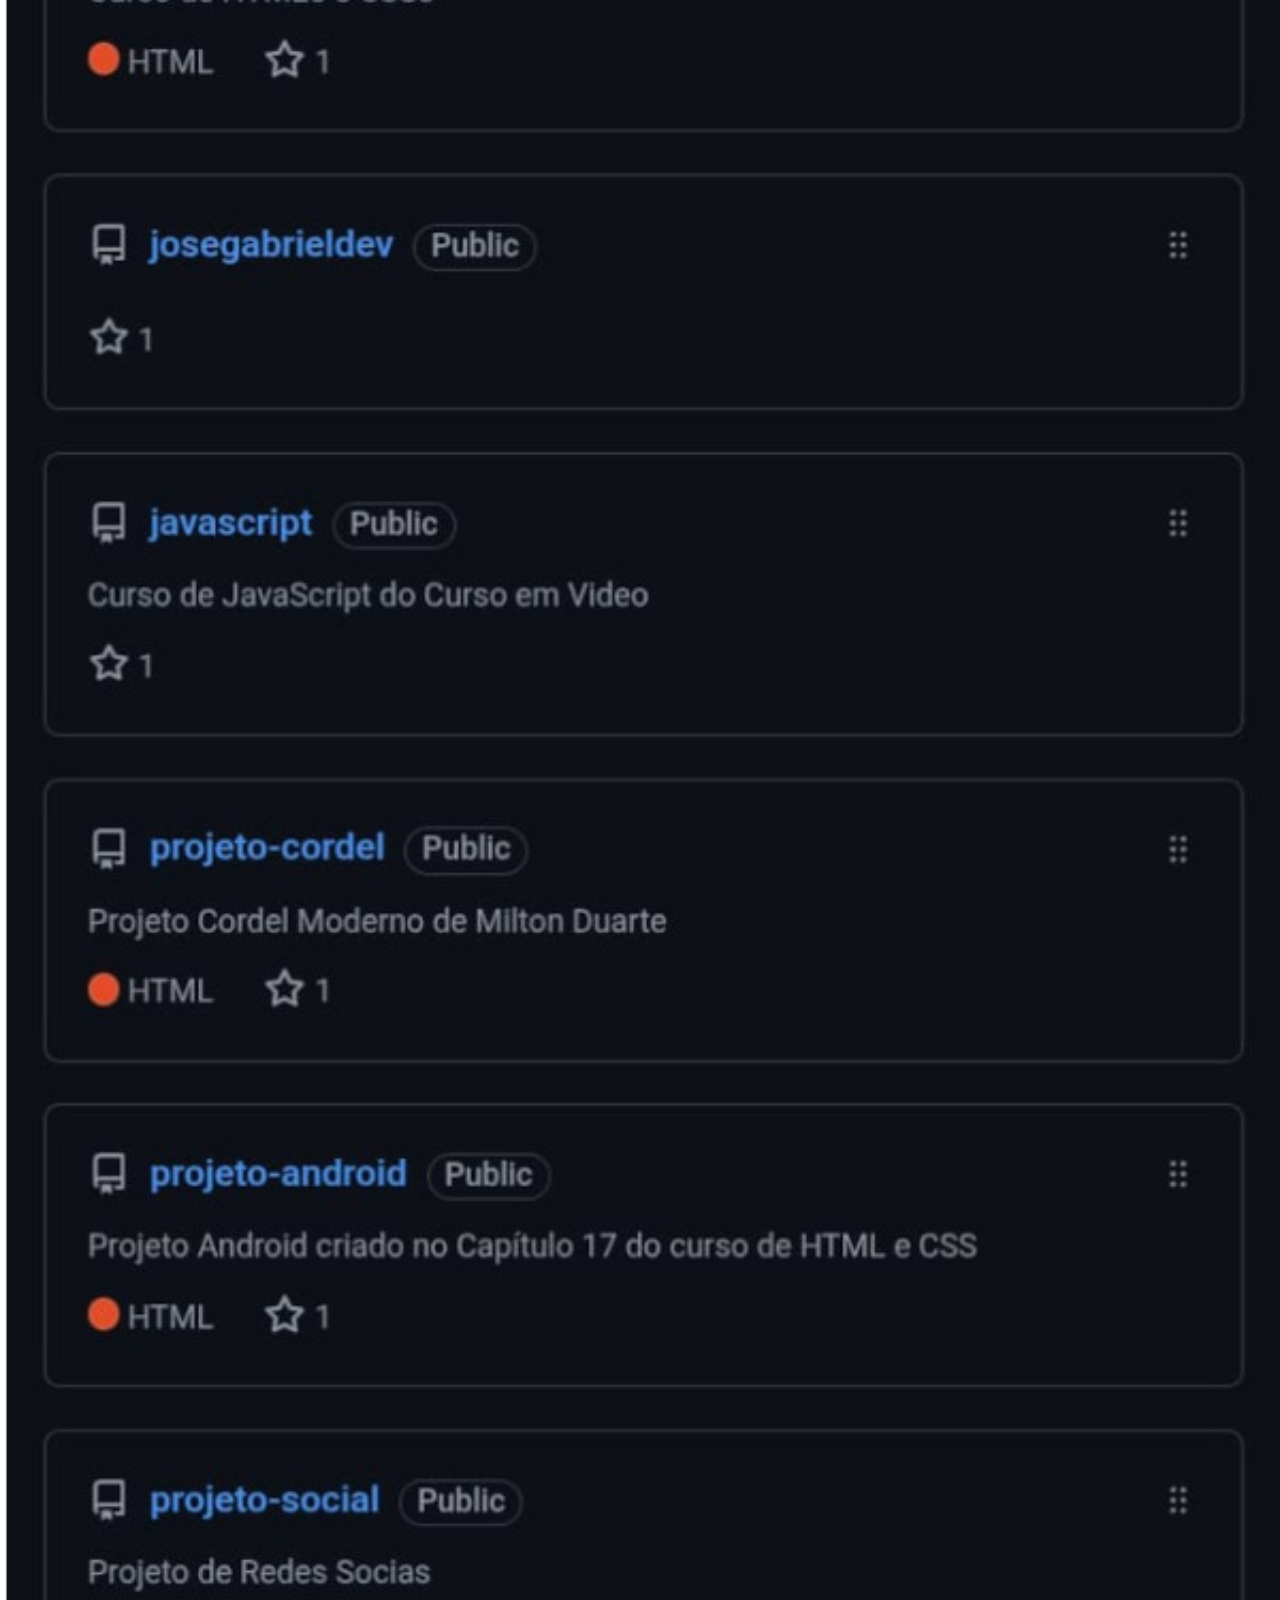
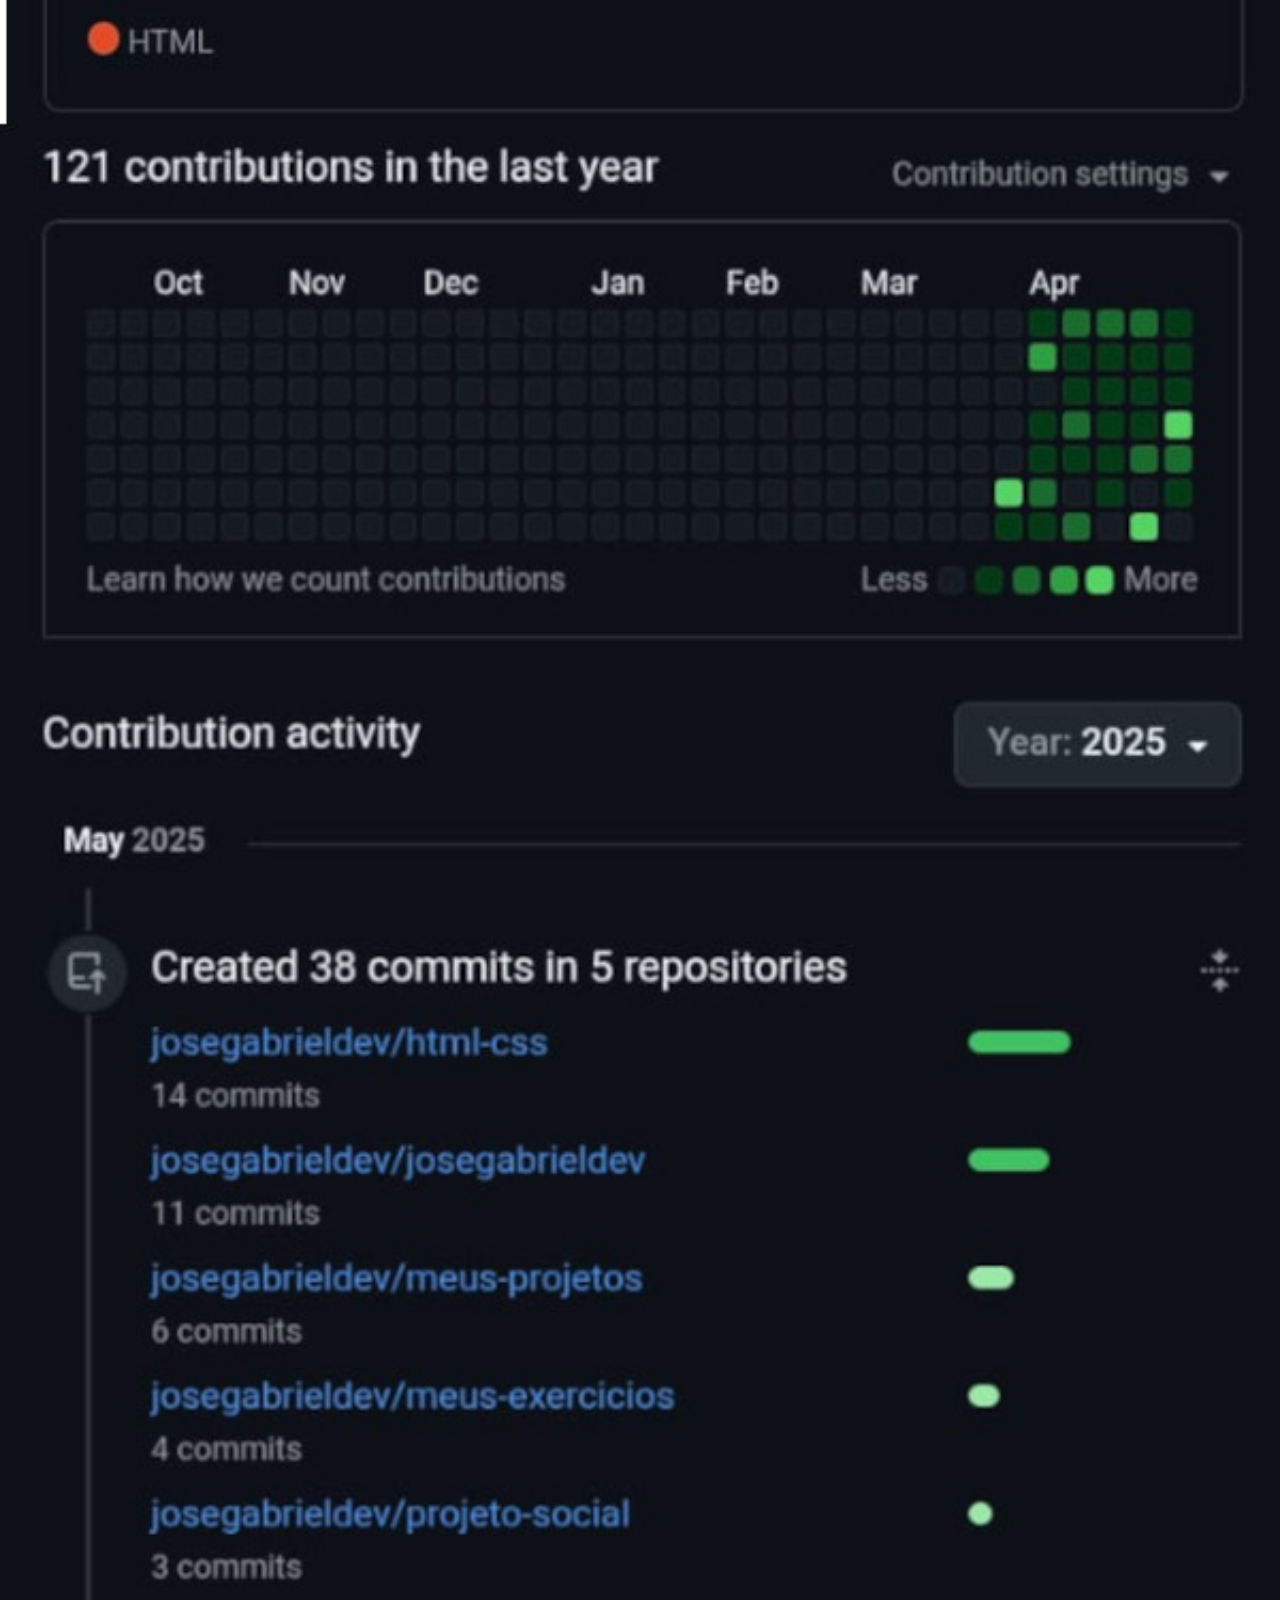
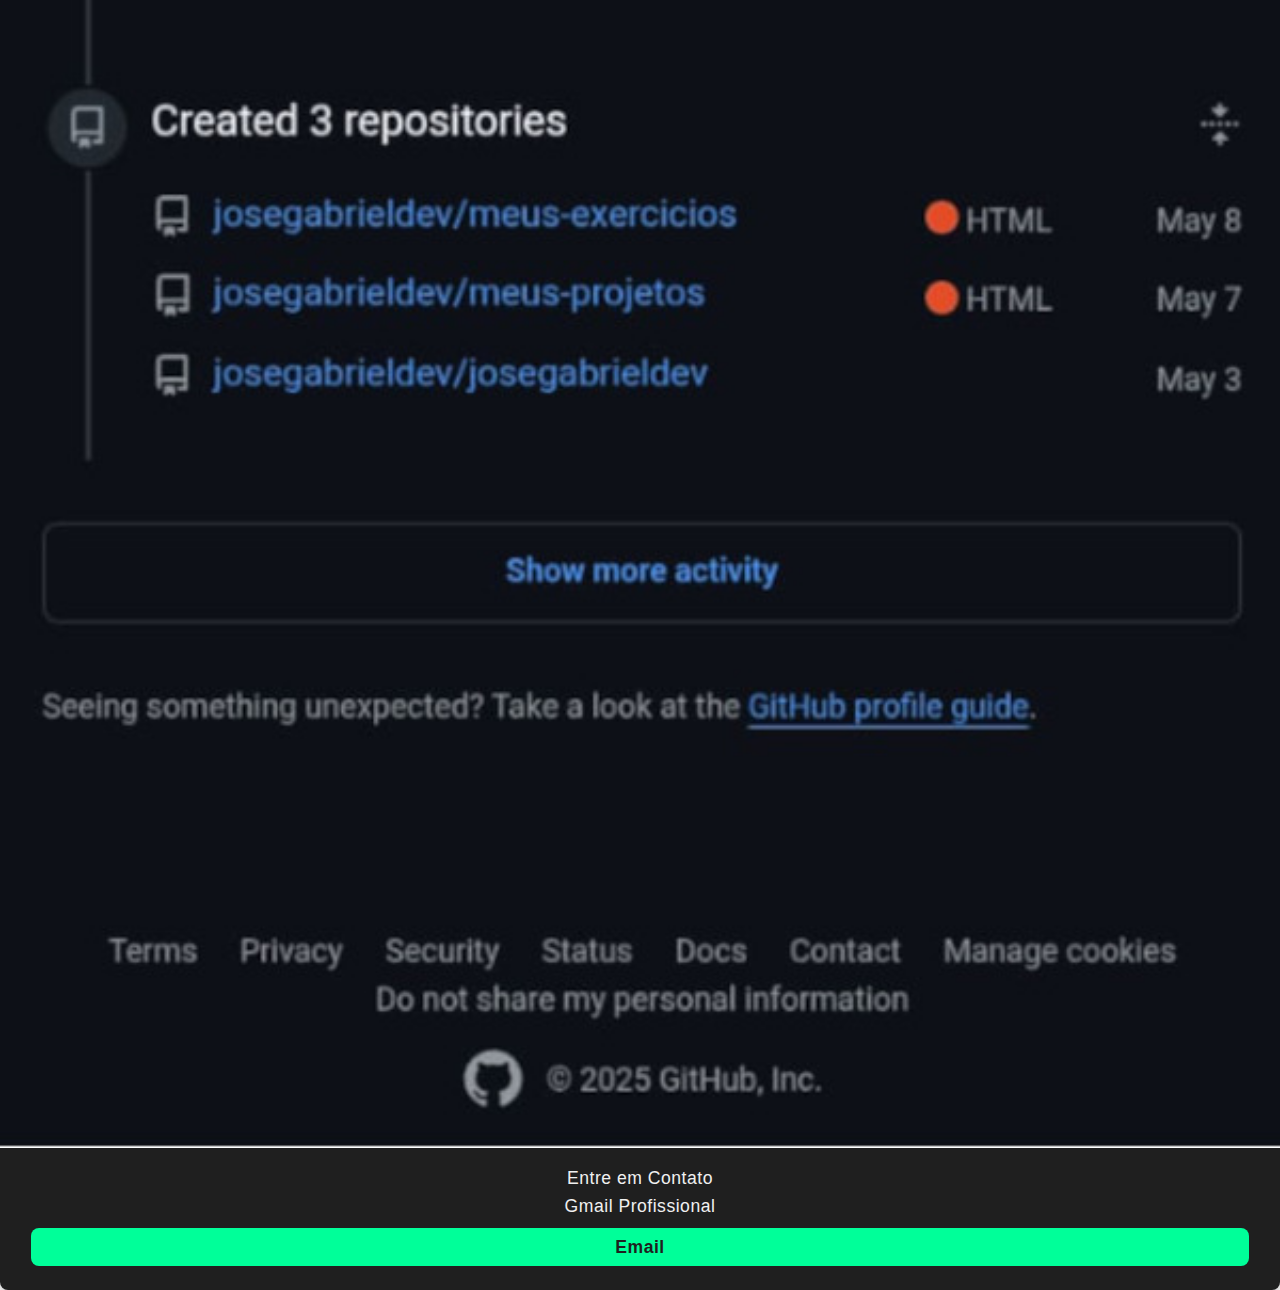
<file: rede-social/paginas/gmail.html>
<!DOCTYPE html>
<html lang="pt-br">
<head>
    <meta charset="UTF-8">
    <meta name="viewport" content="width=device-width, initial-scale=1.0">
    <title>Google Gmail</title>
    <link rel="shortcut icon" href="../imagens/gmail-logo.png" type="image/x-icon">
    <link rel="stylesheet" href="estilos/sociais.css">
</head>
<body>
    <img src="../imagens/tela-github.jpg" alt="Imagem do Gmail">
    <p>
        Entre em Contato <br> Gmail Profissional <a href="mailto:devgabrielsilva21@gmail.com?subject=Contato%20via%20site&body=Olá,%20me%20chamo%20[Seu%20Nome]%20e%20visualizei%20seu%20site.%20Gostaria%20de%20conversar%20sobre%20oportunidades%20ou%20parcerias.%20Fico%20no%20aguardo.%0A%0AAtenciosamente,%0A[Nome%20do%20remetente]" target="_blank">Email</a>
    </p>
</body>
</html>
</file>
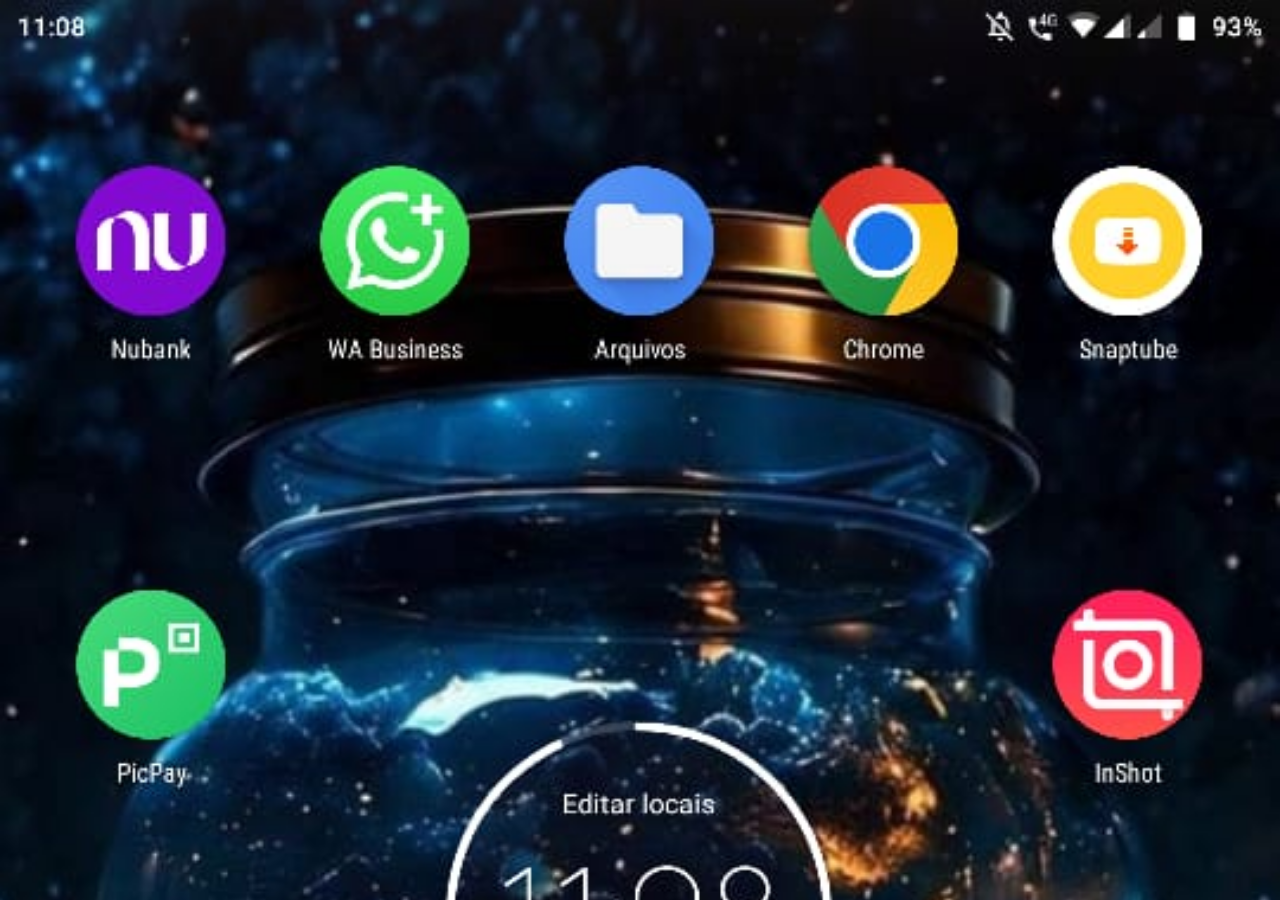
<file: rede-social/paginas/home.html>
<!DOCTYPE html>
<html lang="pt-br">
<head>
    <meta charset="UTF-8">
    <meta name="viewport" content="width=device-width, initial-scale=1.0">
    <title>Home</title>
    <style>
        * {
            padding: 0px;
            margin: 0px;
        }

        body {
            width: 100vw;
            height: 100vh;
            background: #333 url('../imagens/home-tela.jpg') no-repeat top center fixed;
            background-size: cover;
        }
    </style>
</head>
<body>
    
</body>
</html>
</file>
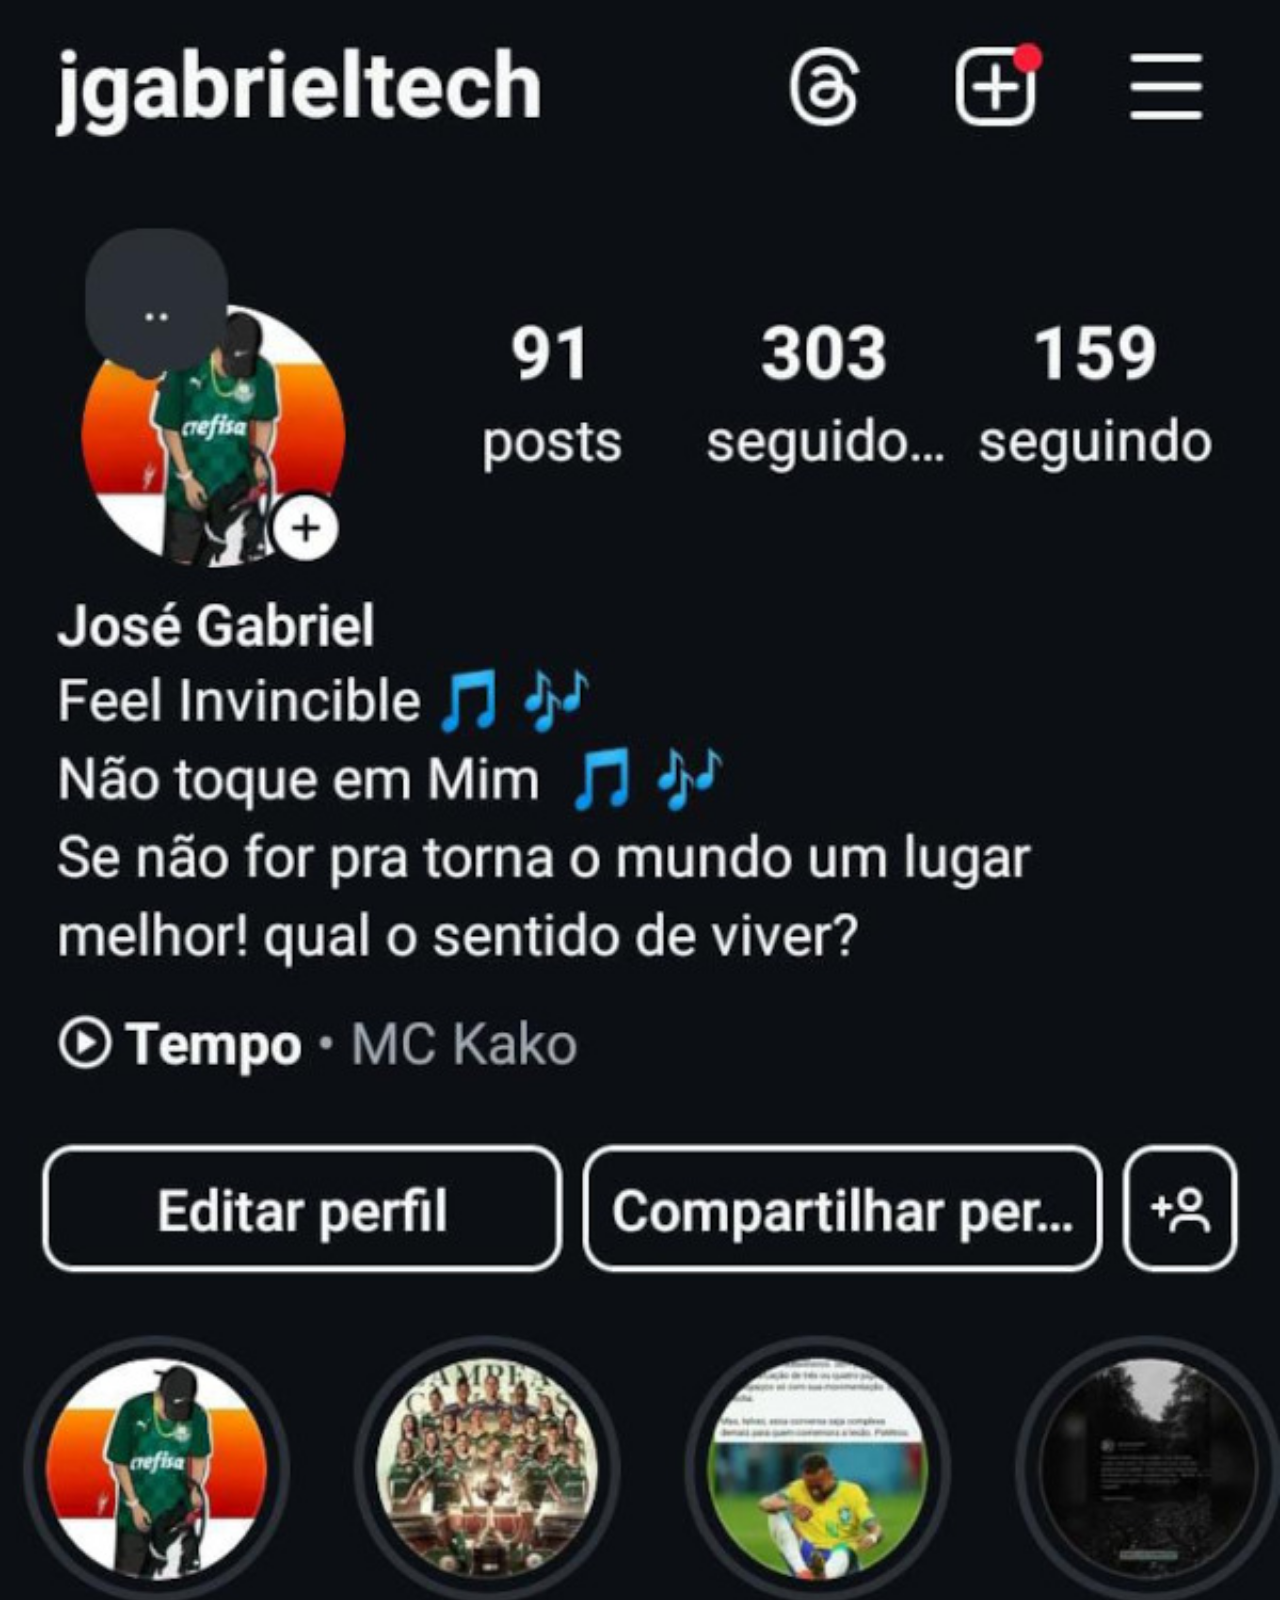
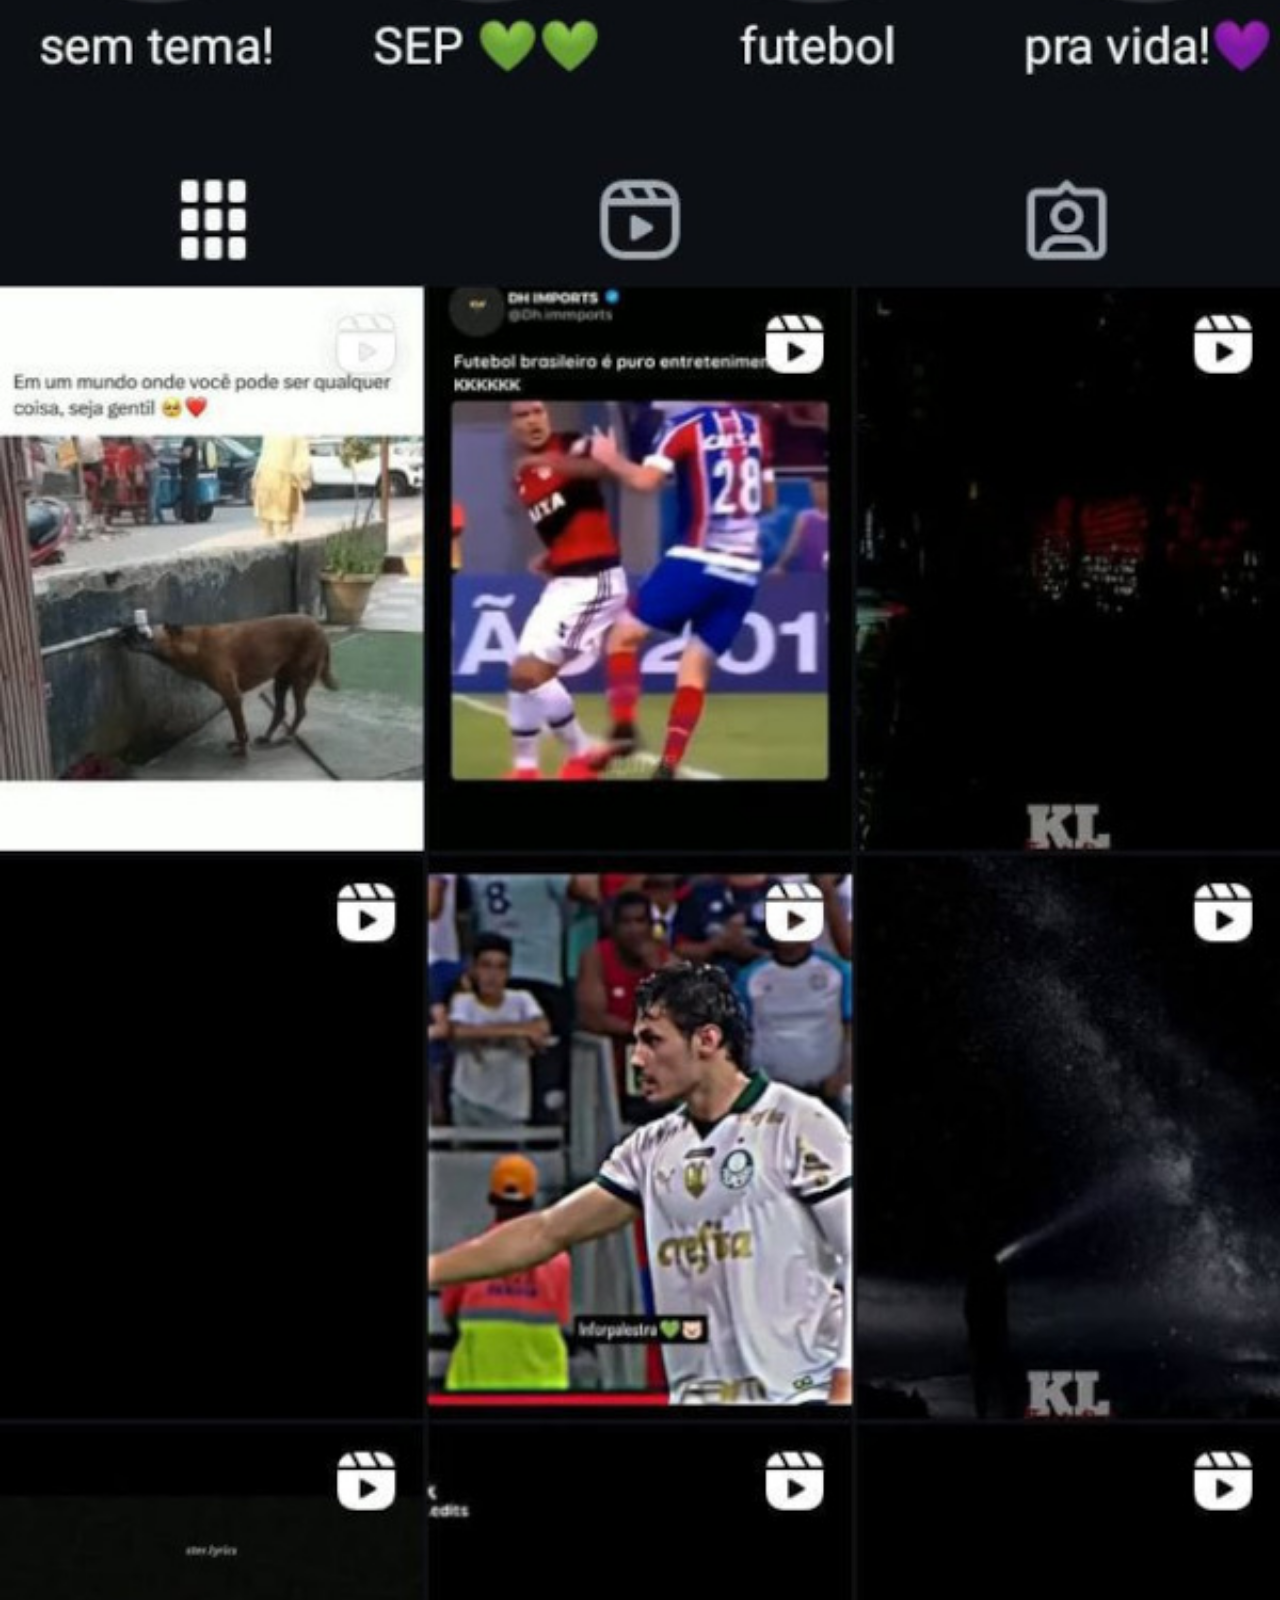
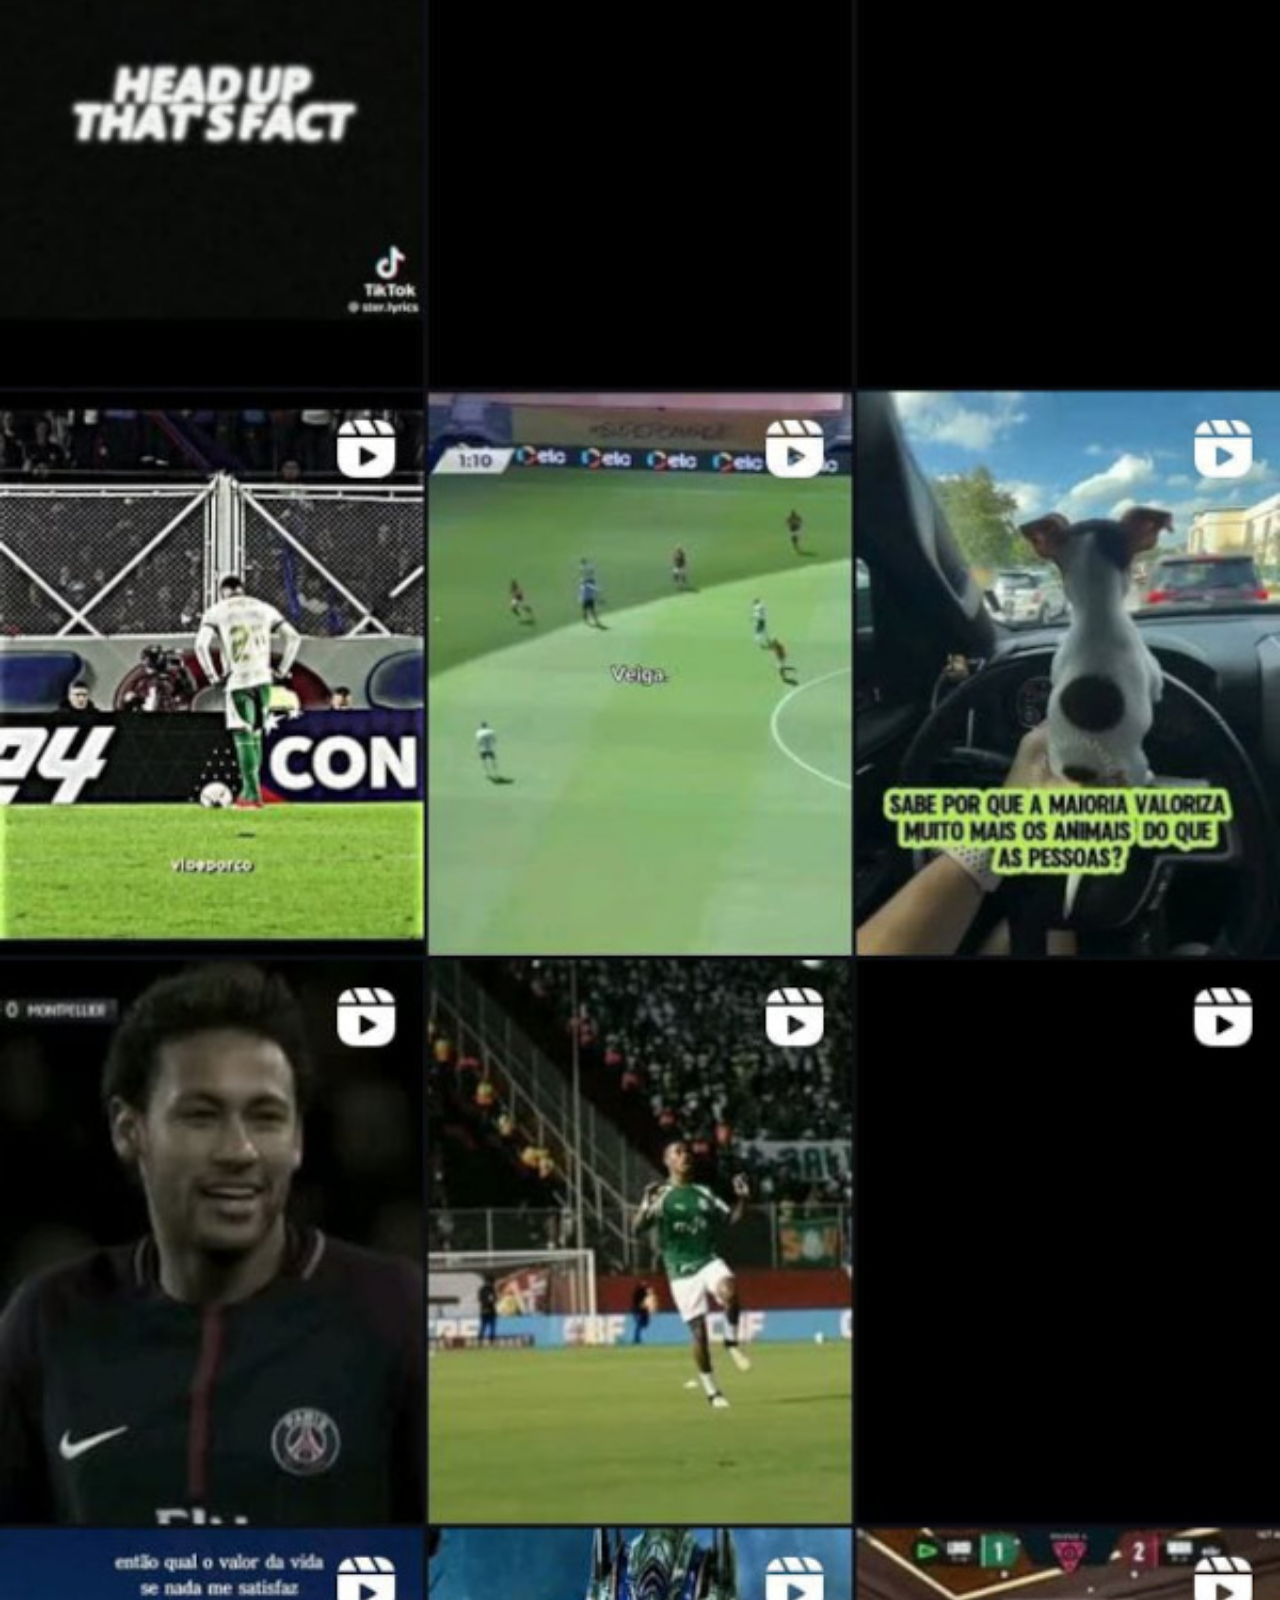
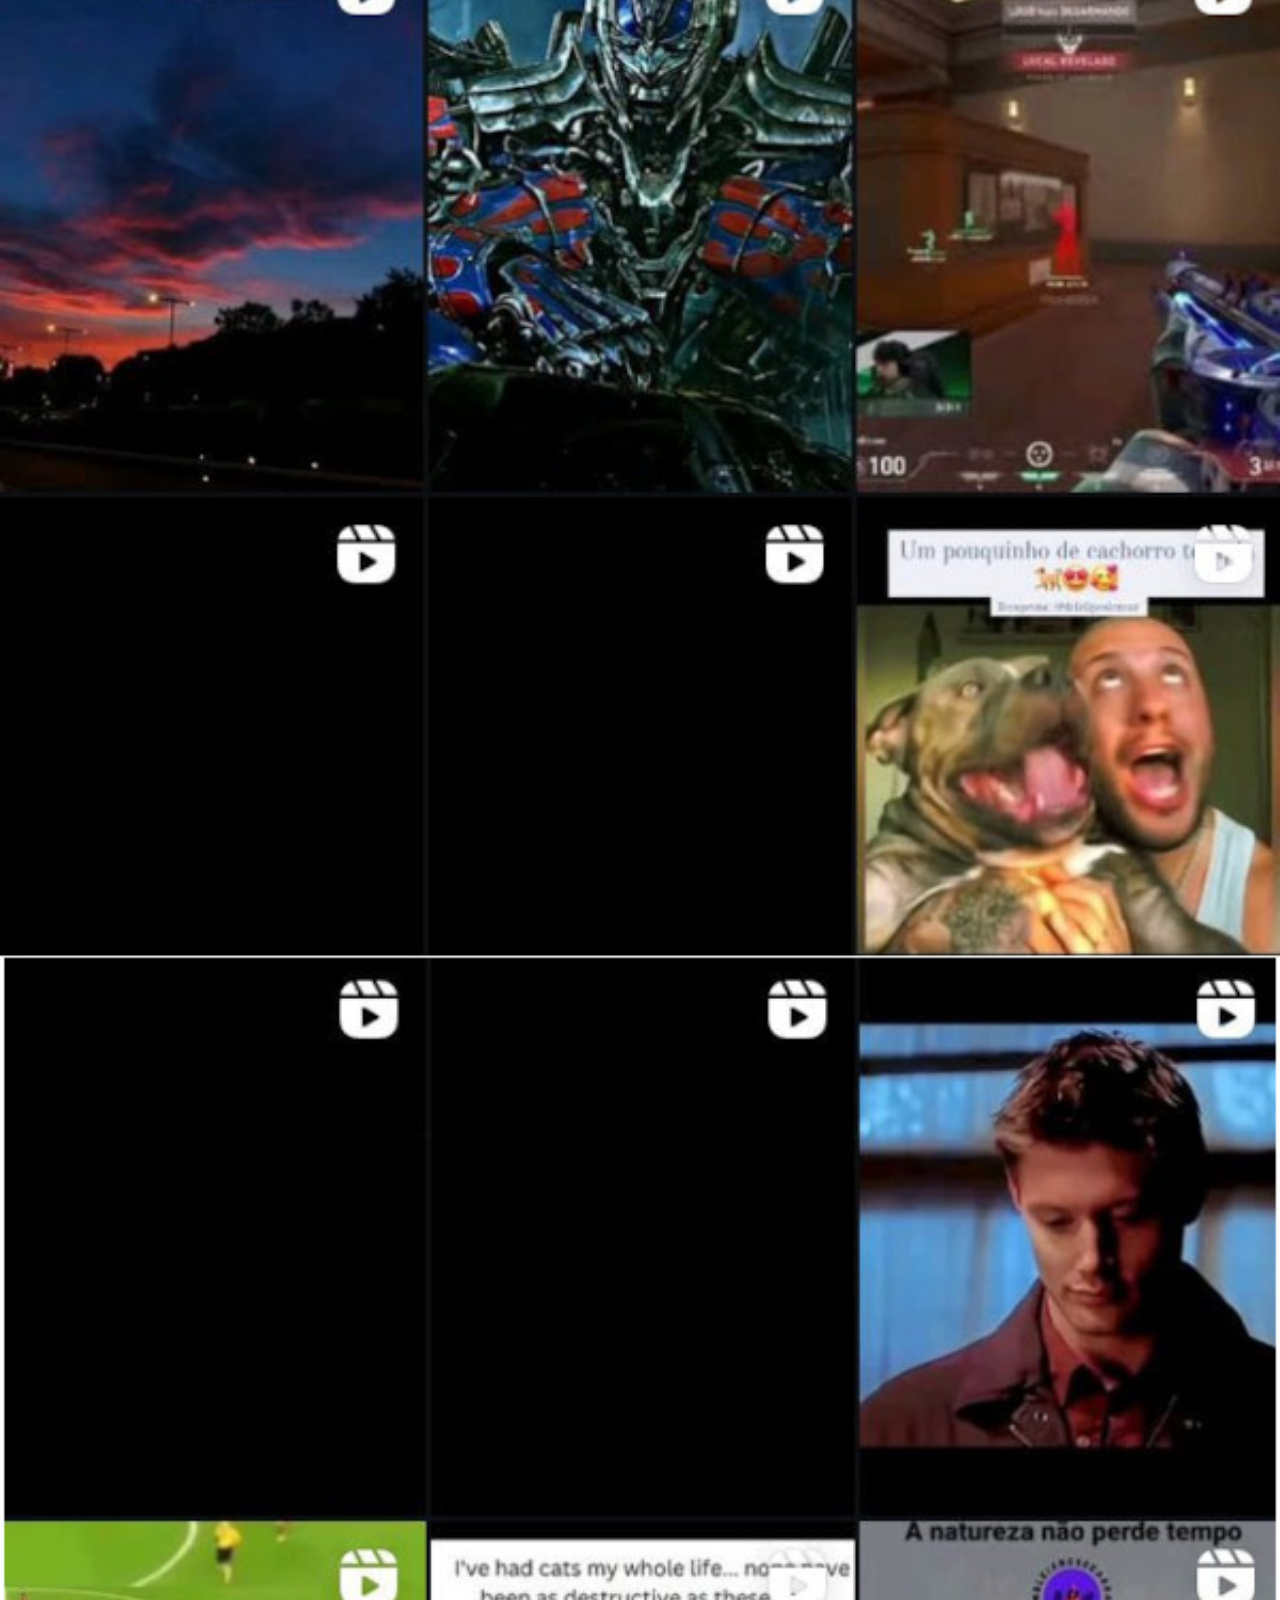
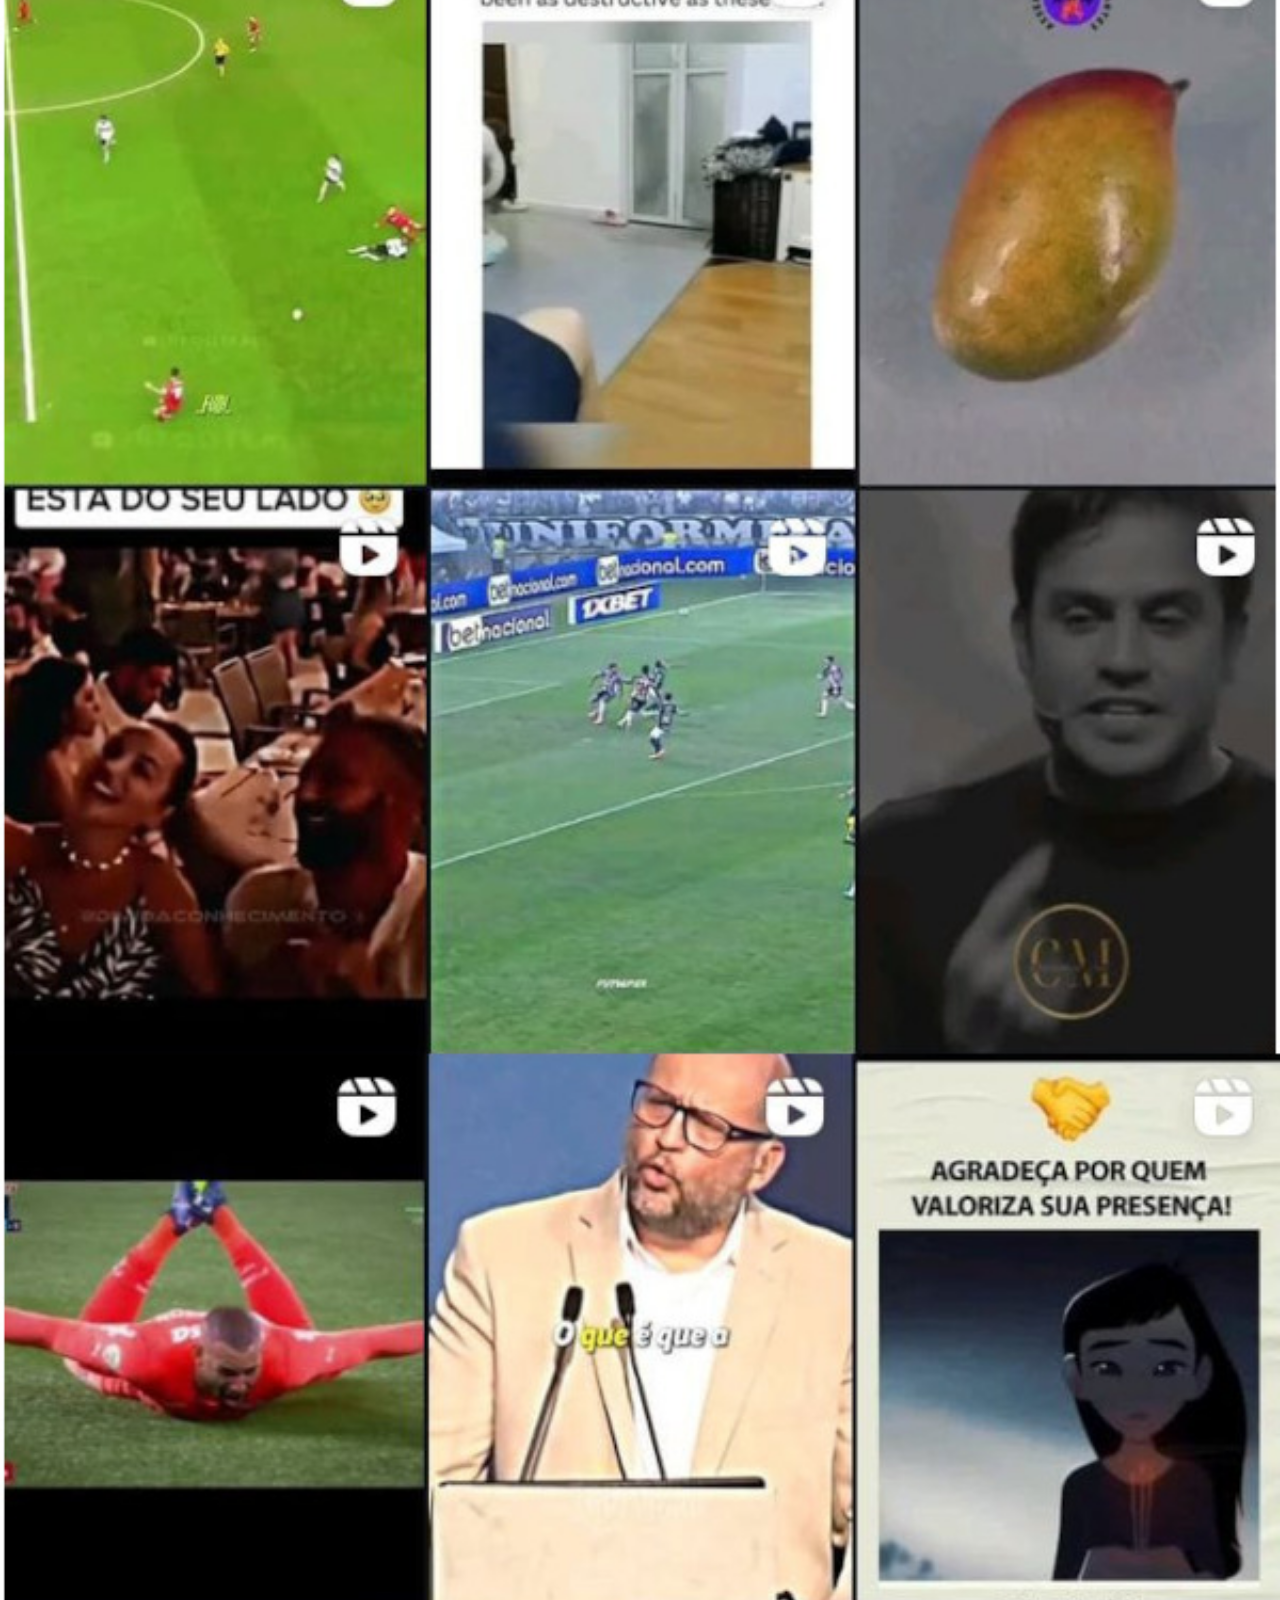
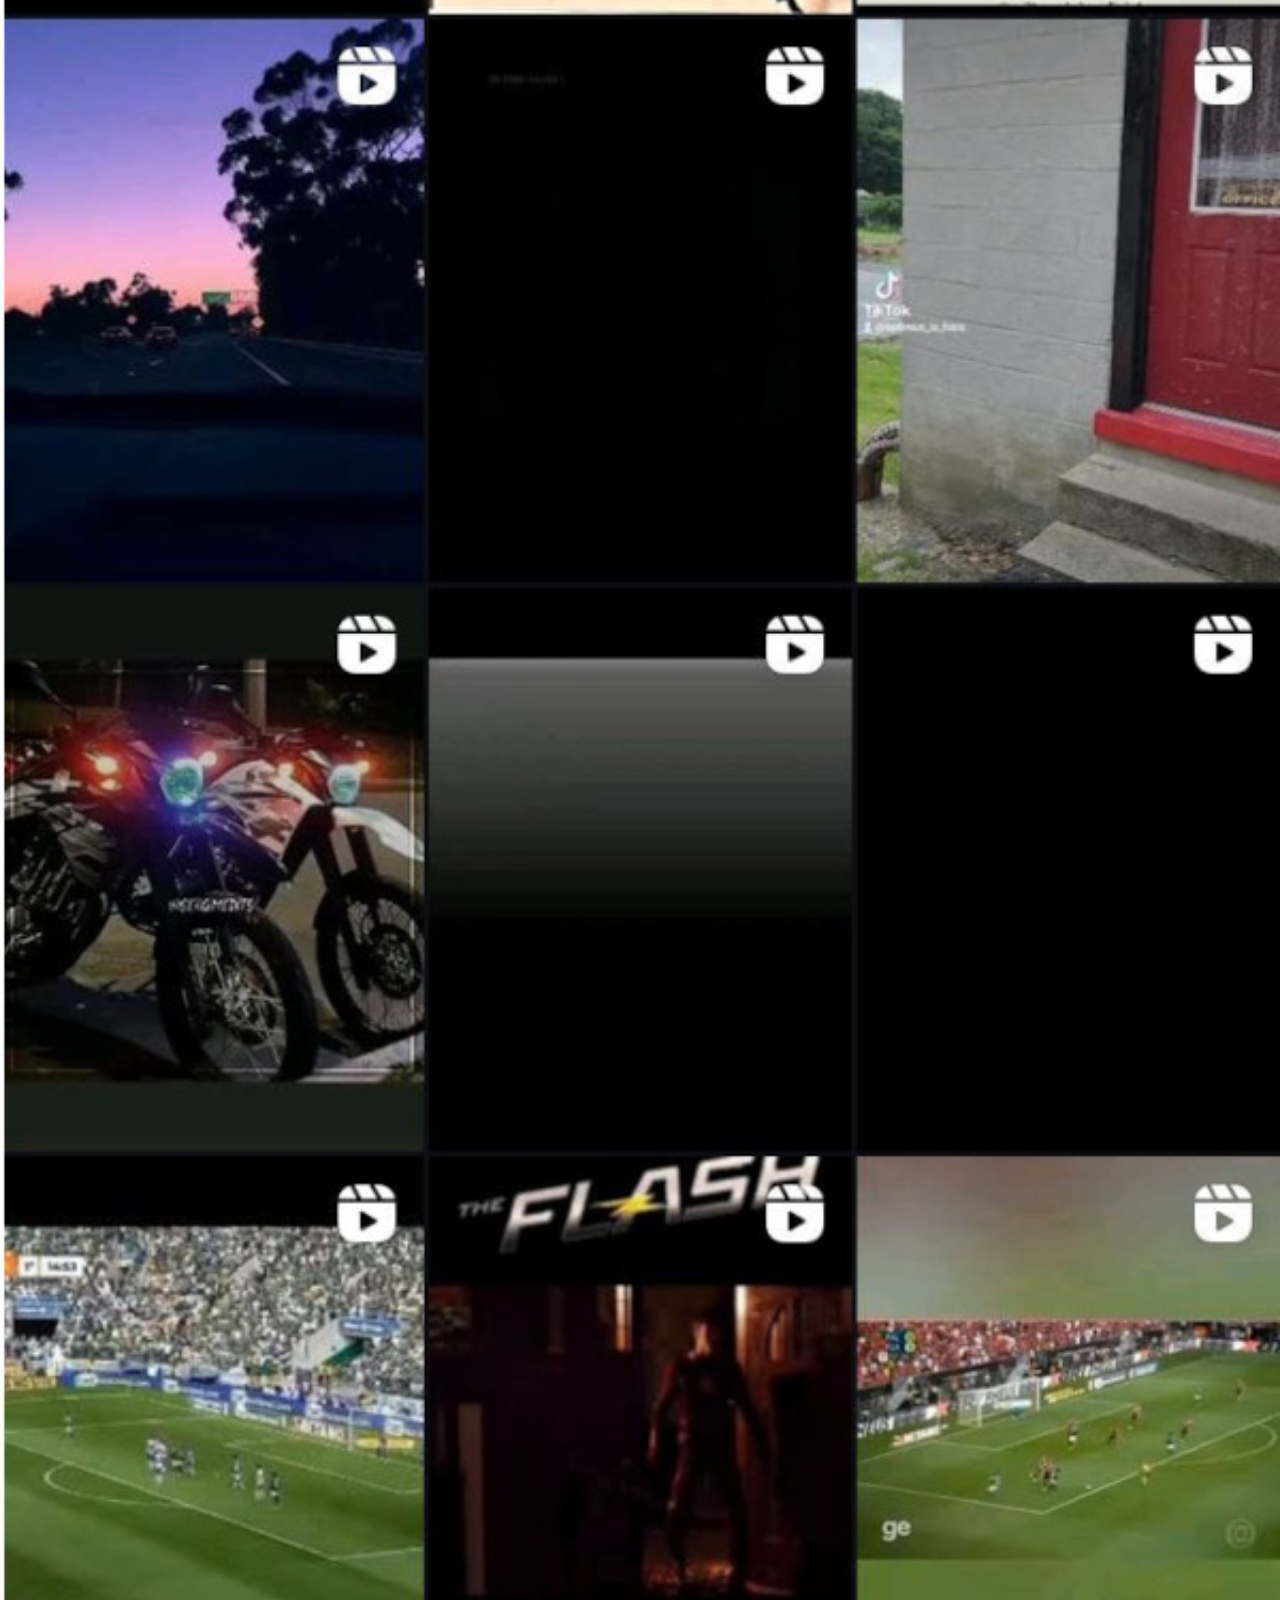
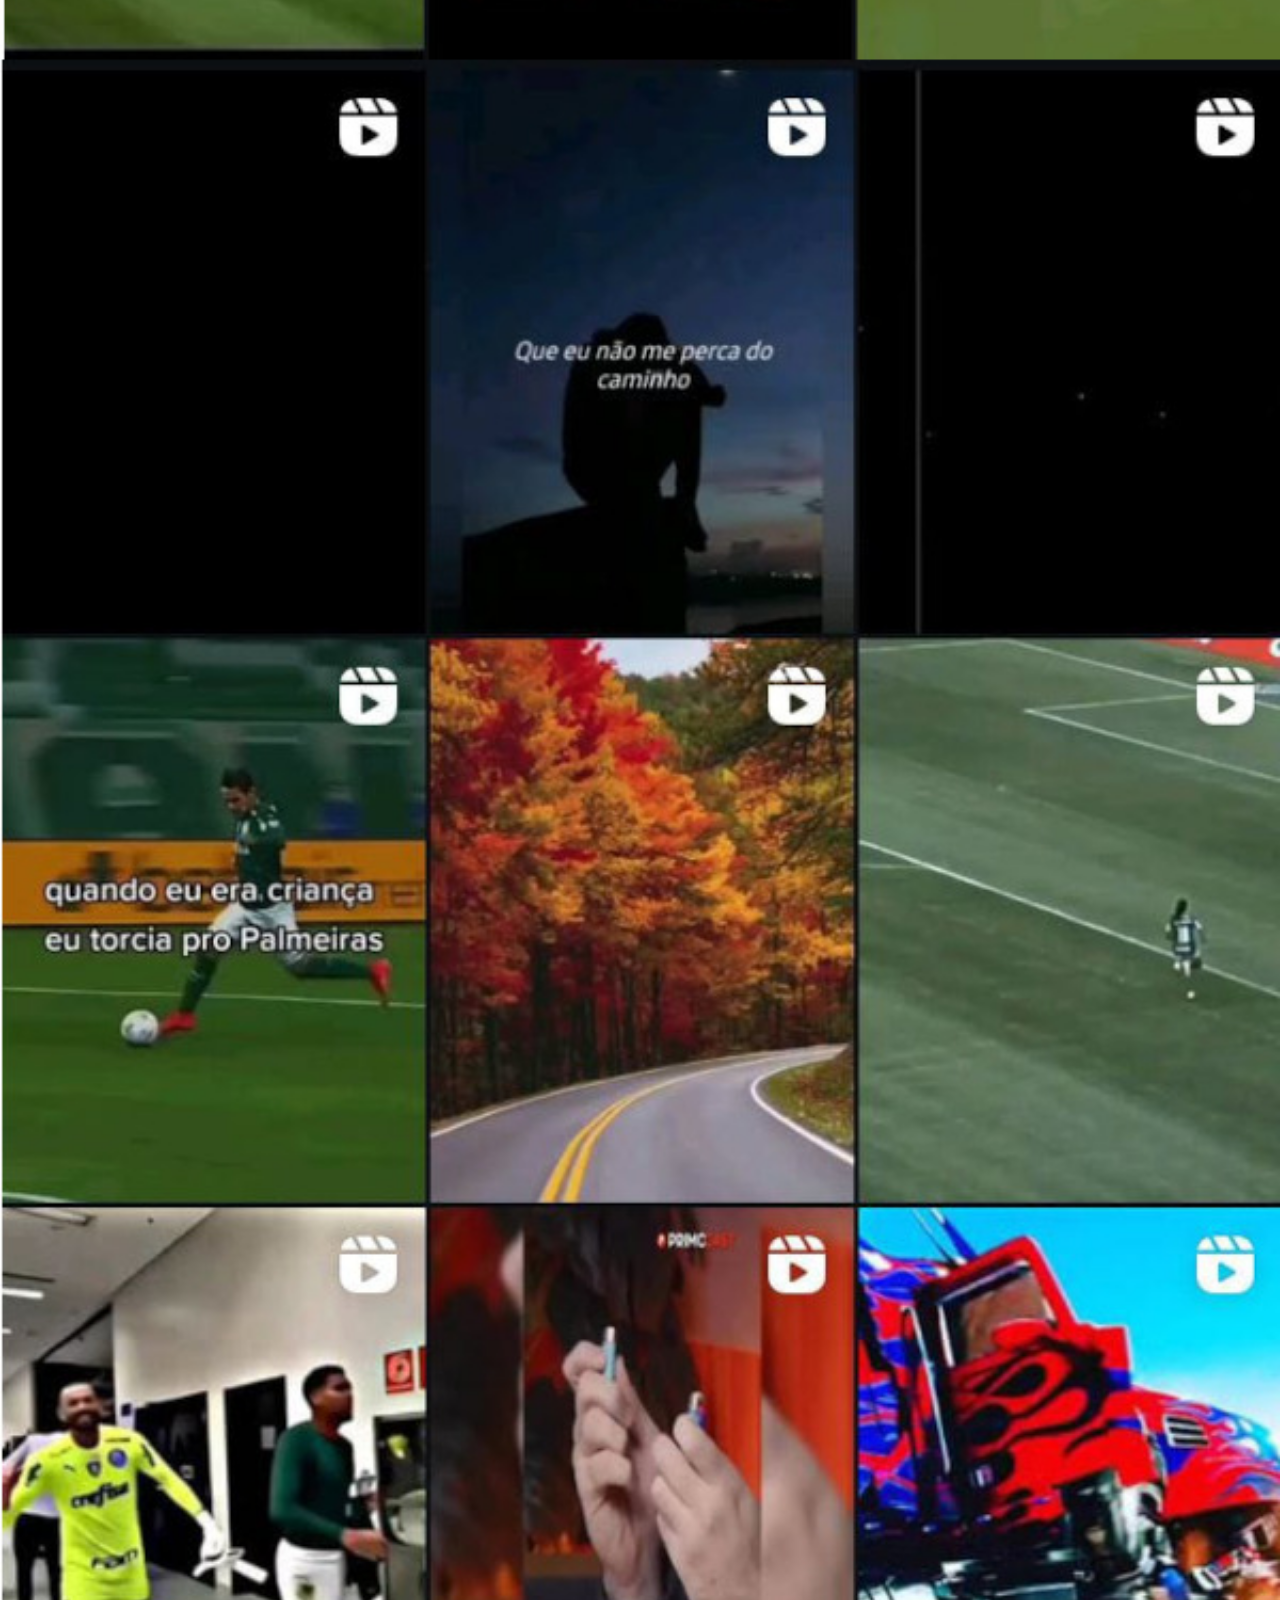
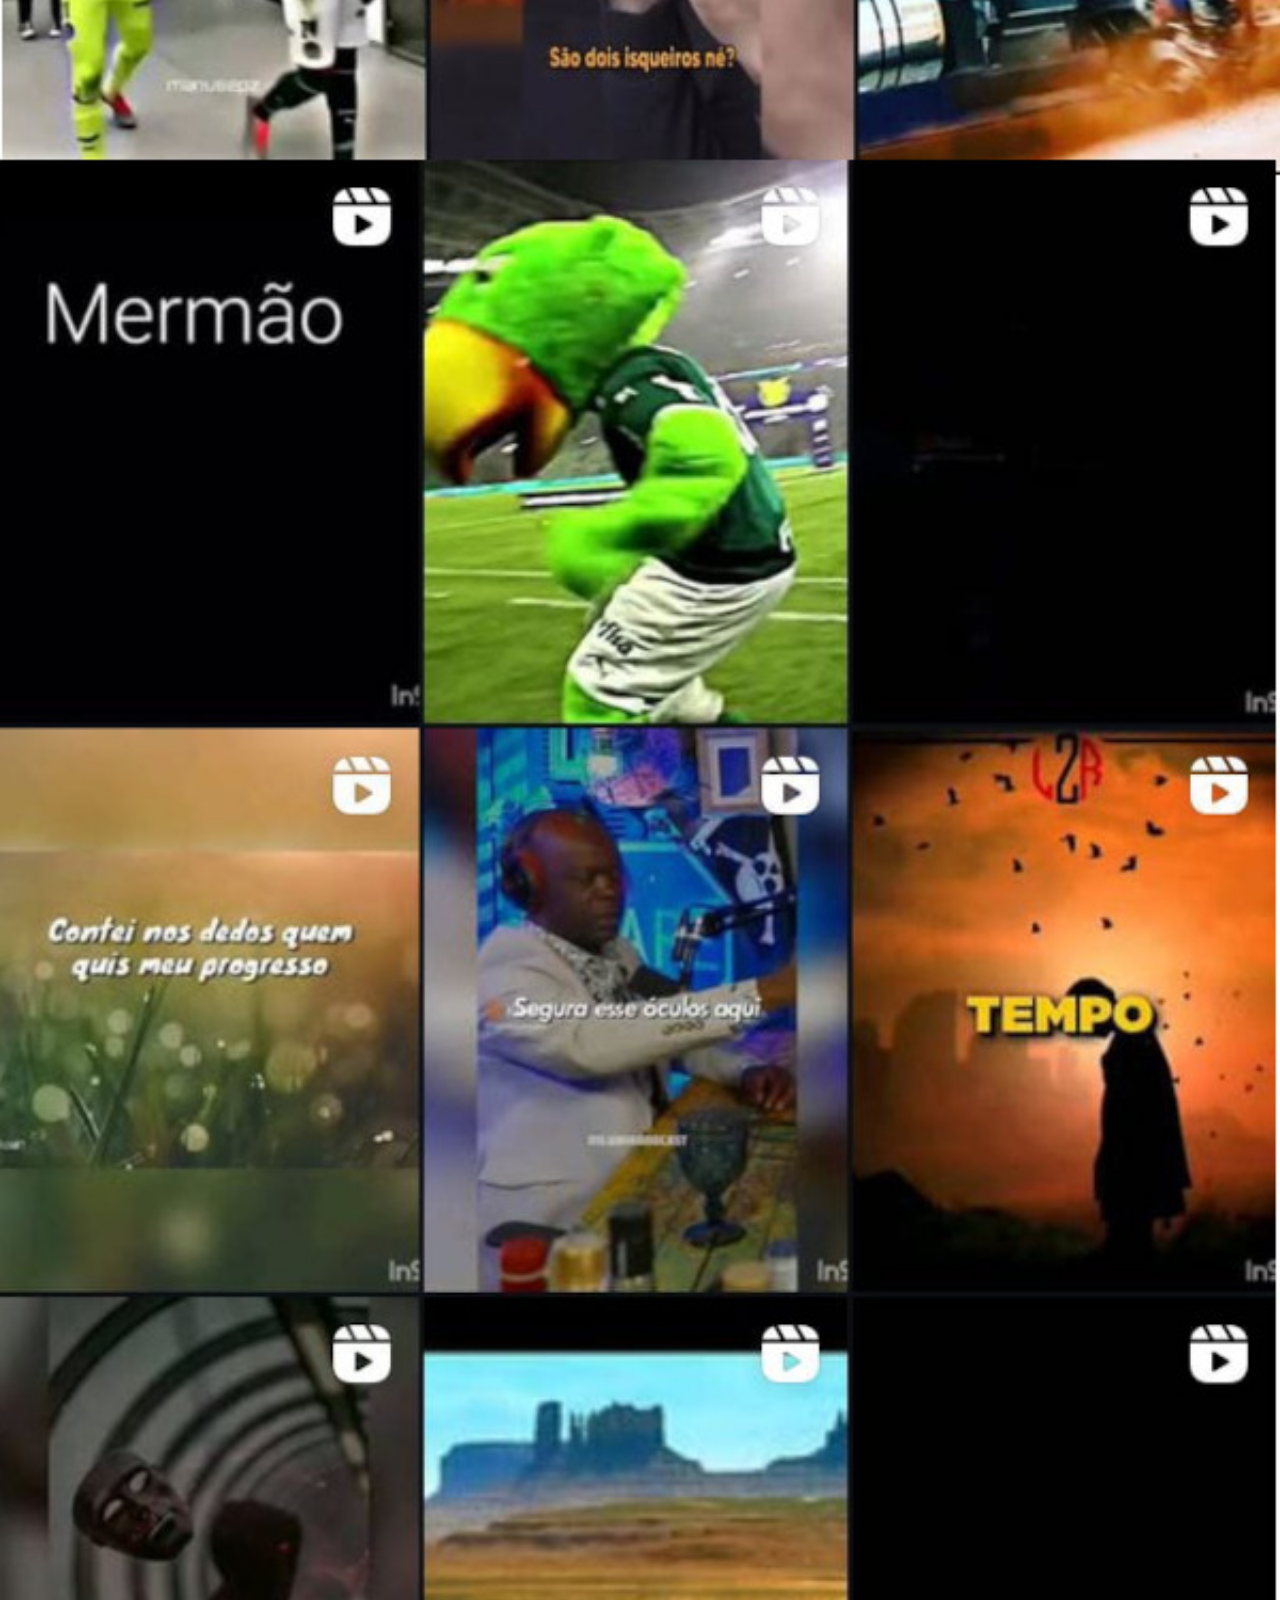
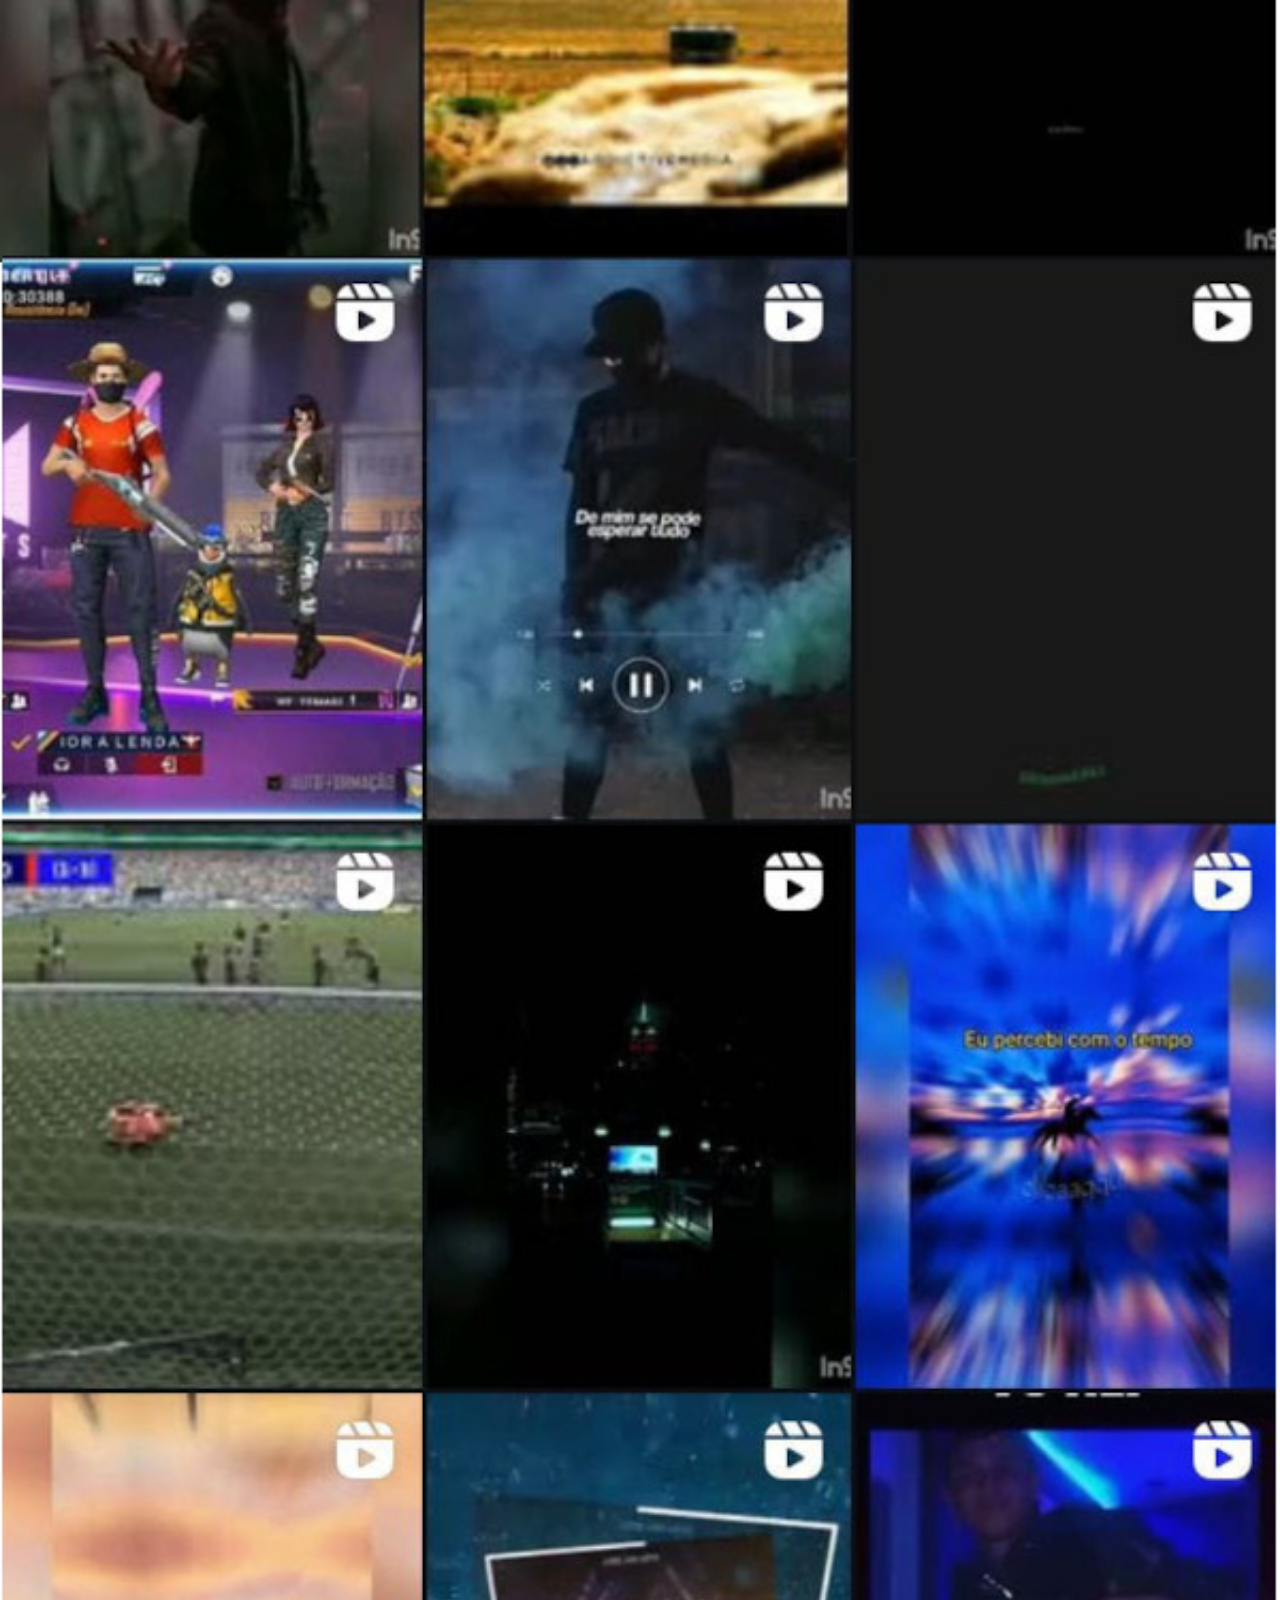
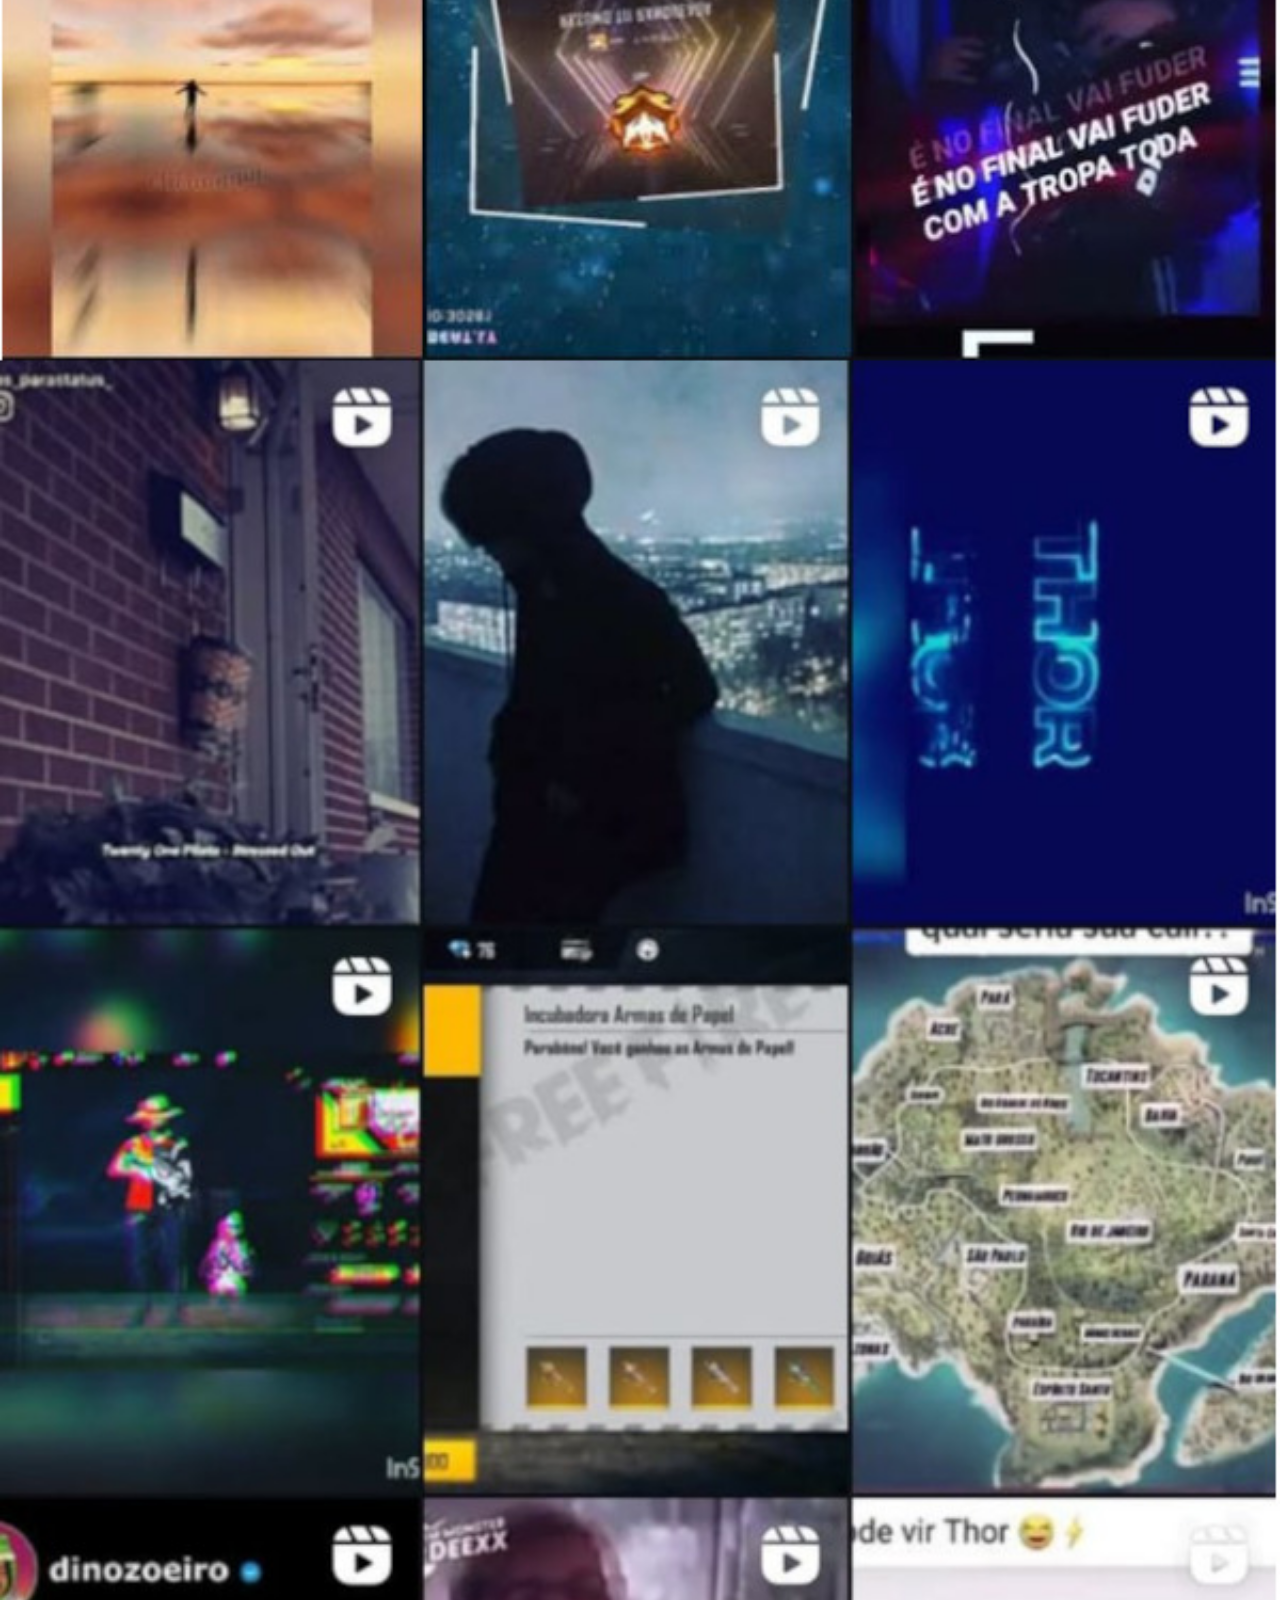
<file: rede-social/paginas/instagram.html>
<!DOCTYPE html>
<html lang="pt-br">
<head>
    <meta charset="UTF-8">
    <meta name="viewport" content="width=device-width, initial-scale=1.0">
    <title>Instagram</title>
    <link rel="stylesheet" href="estilos/sociais.css">
    <link rel="shortcut icon" href="../imagens/instagram-logo.png" type="image/x-icon">
</head>
<body>
    <img src="../imagens/tela-instagram.jpg" alt="Imagem do Instagram">
    <p>
        Me acompanha lá! <br> Instagram Pessoal <a href="https://www.instagram.com/jgabrieltech?igsh=MTh6a2FpYWEwc255dw==" target="_blank">Instagram</a>
    </p>
</body>
</html>
</file>
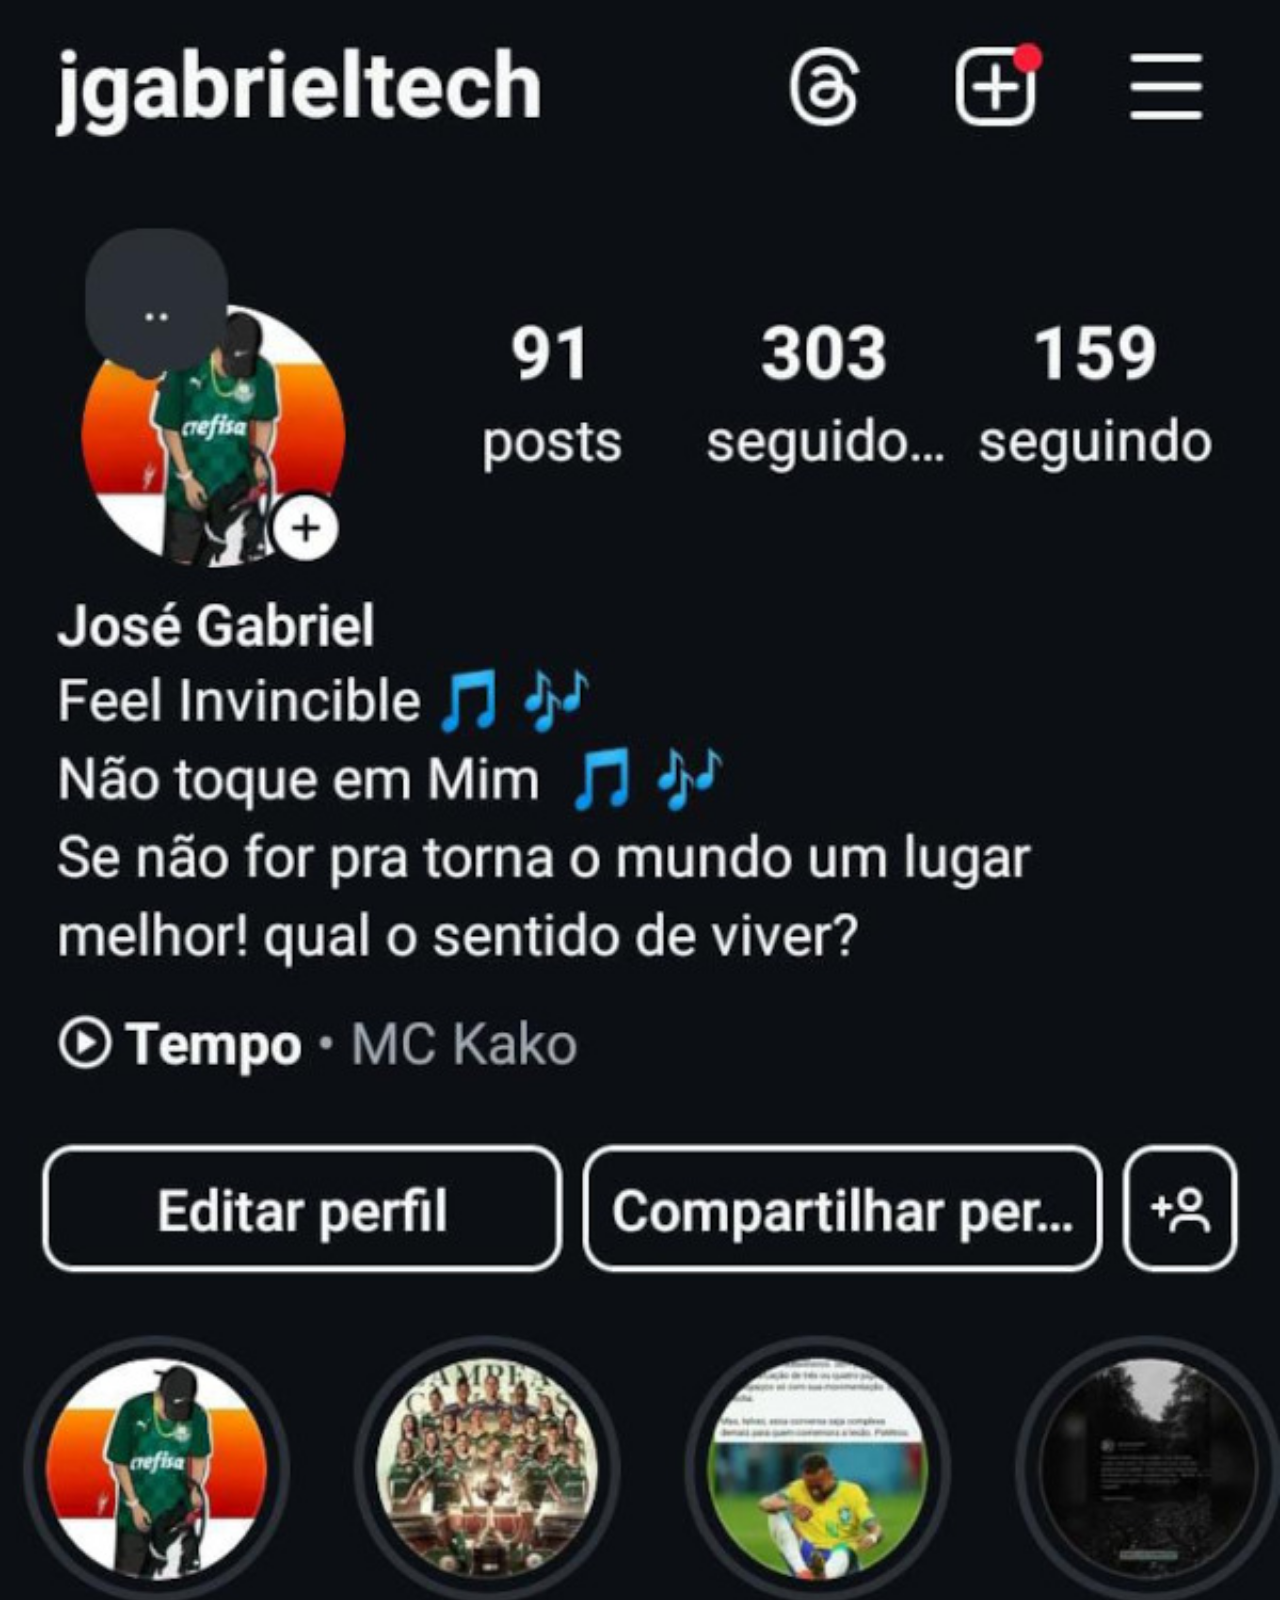
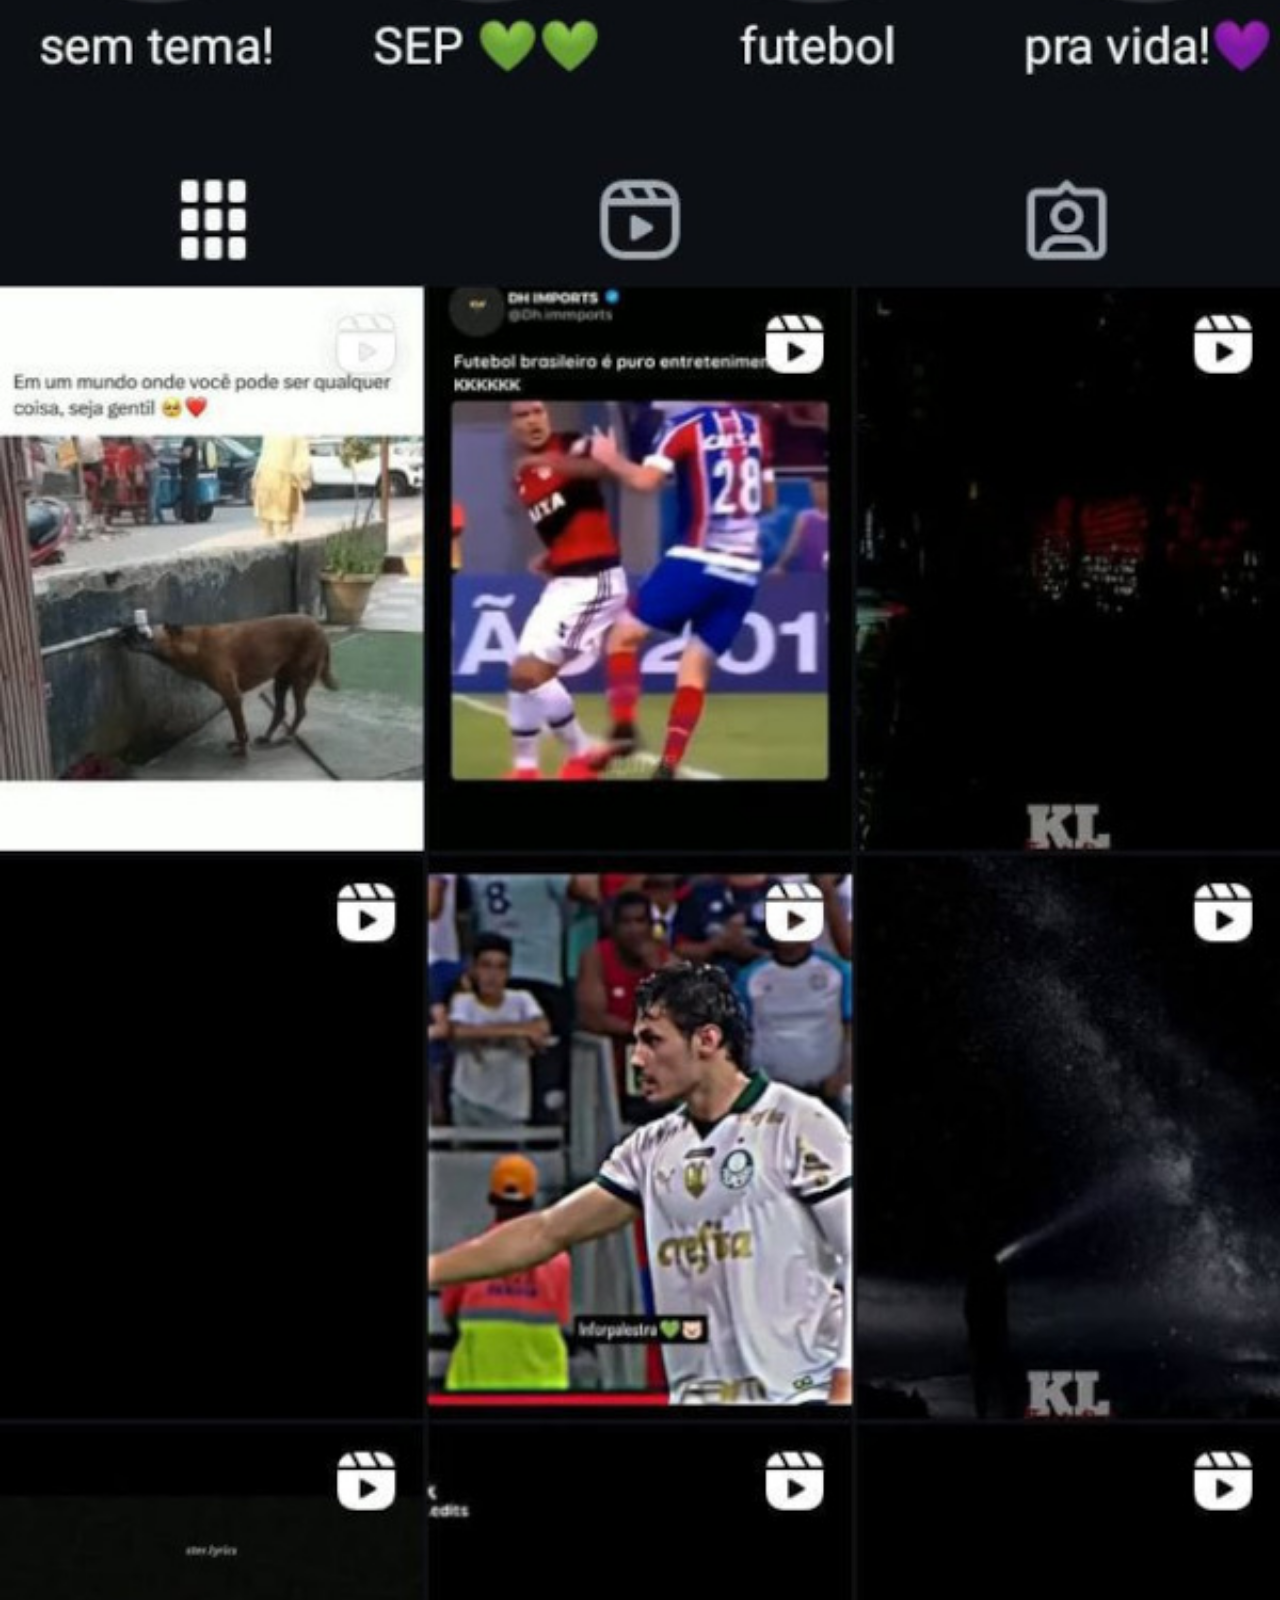
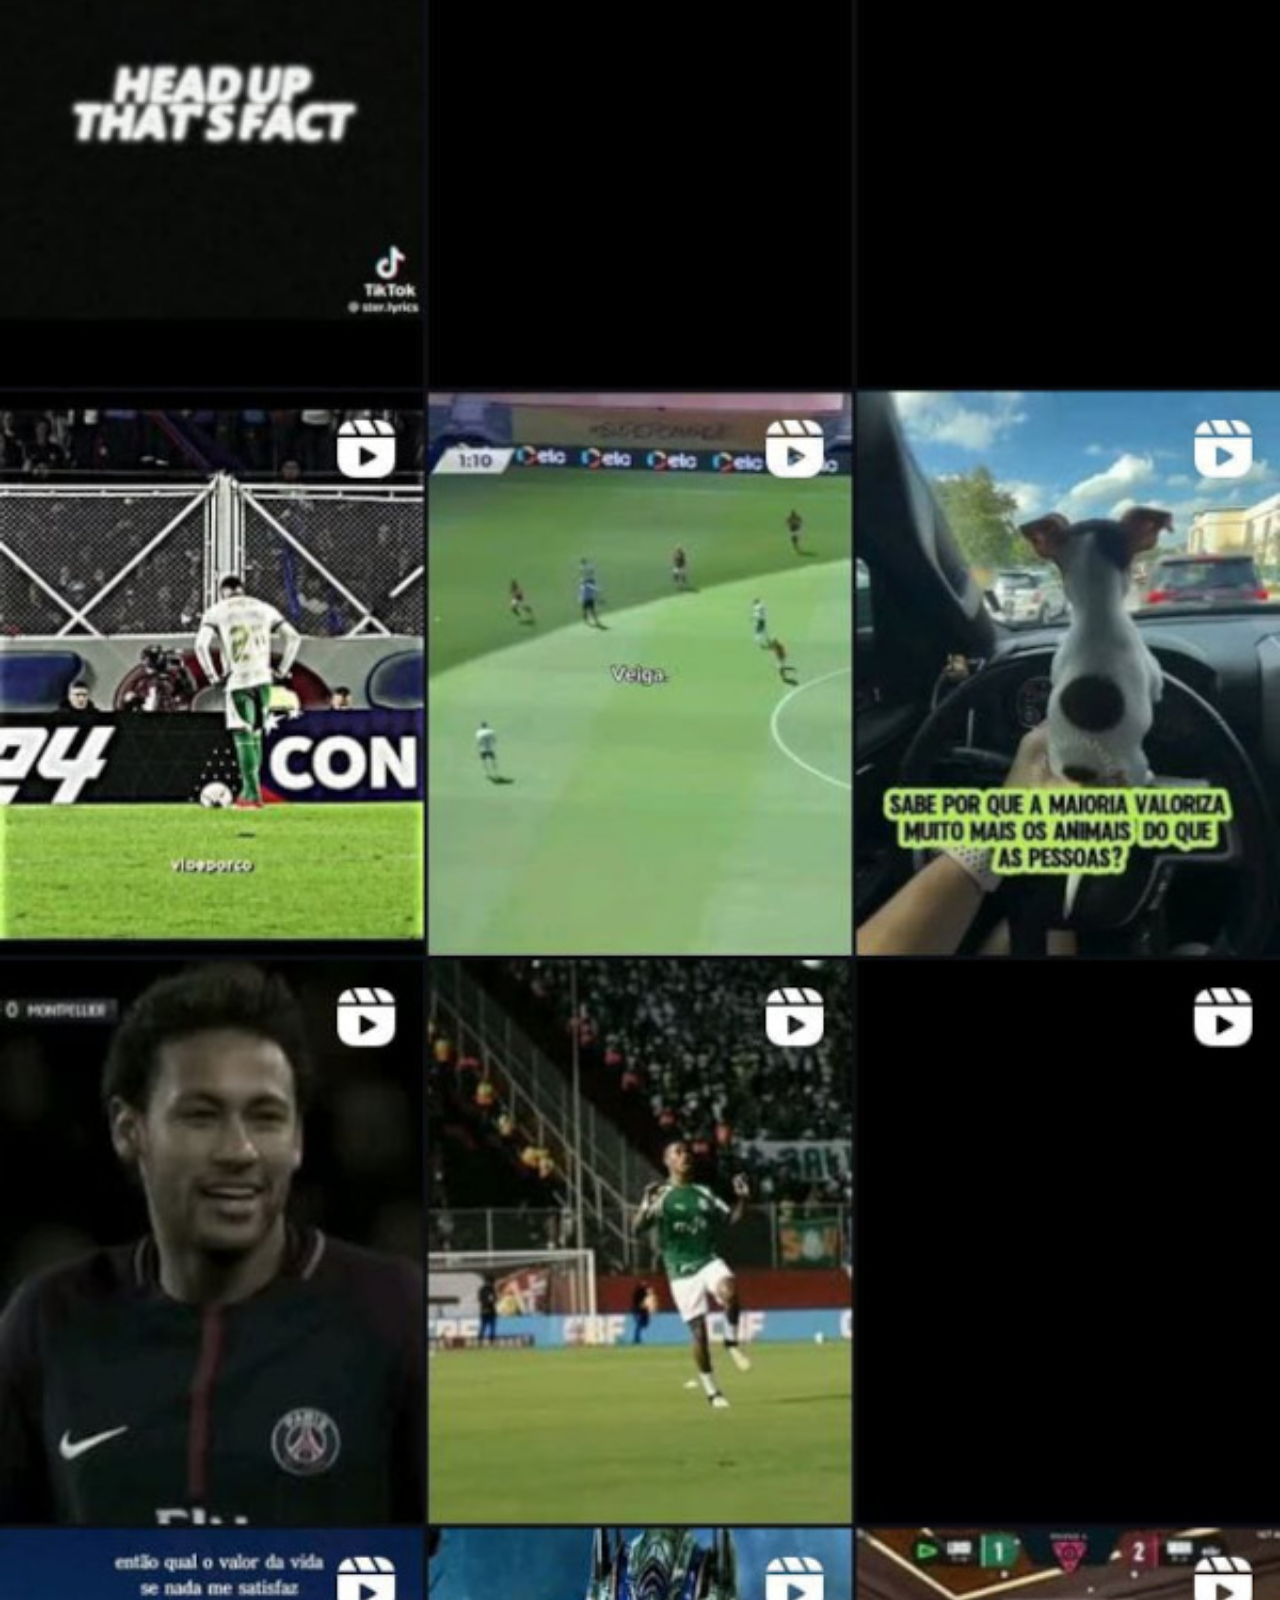
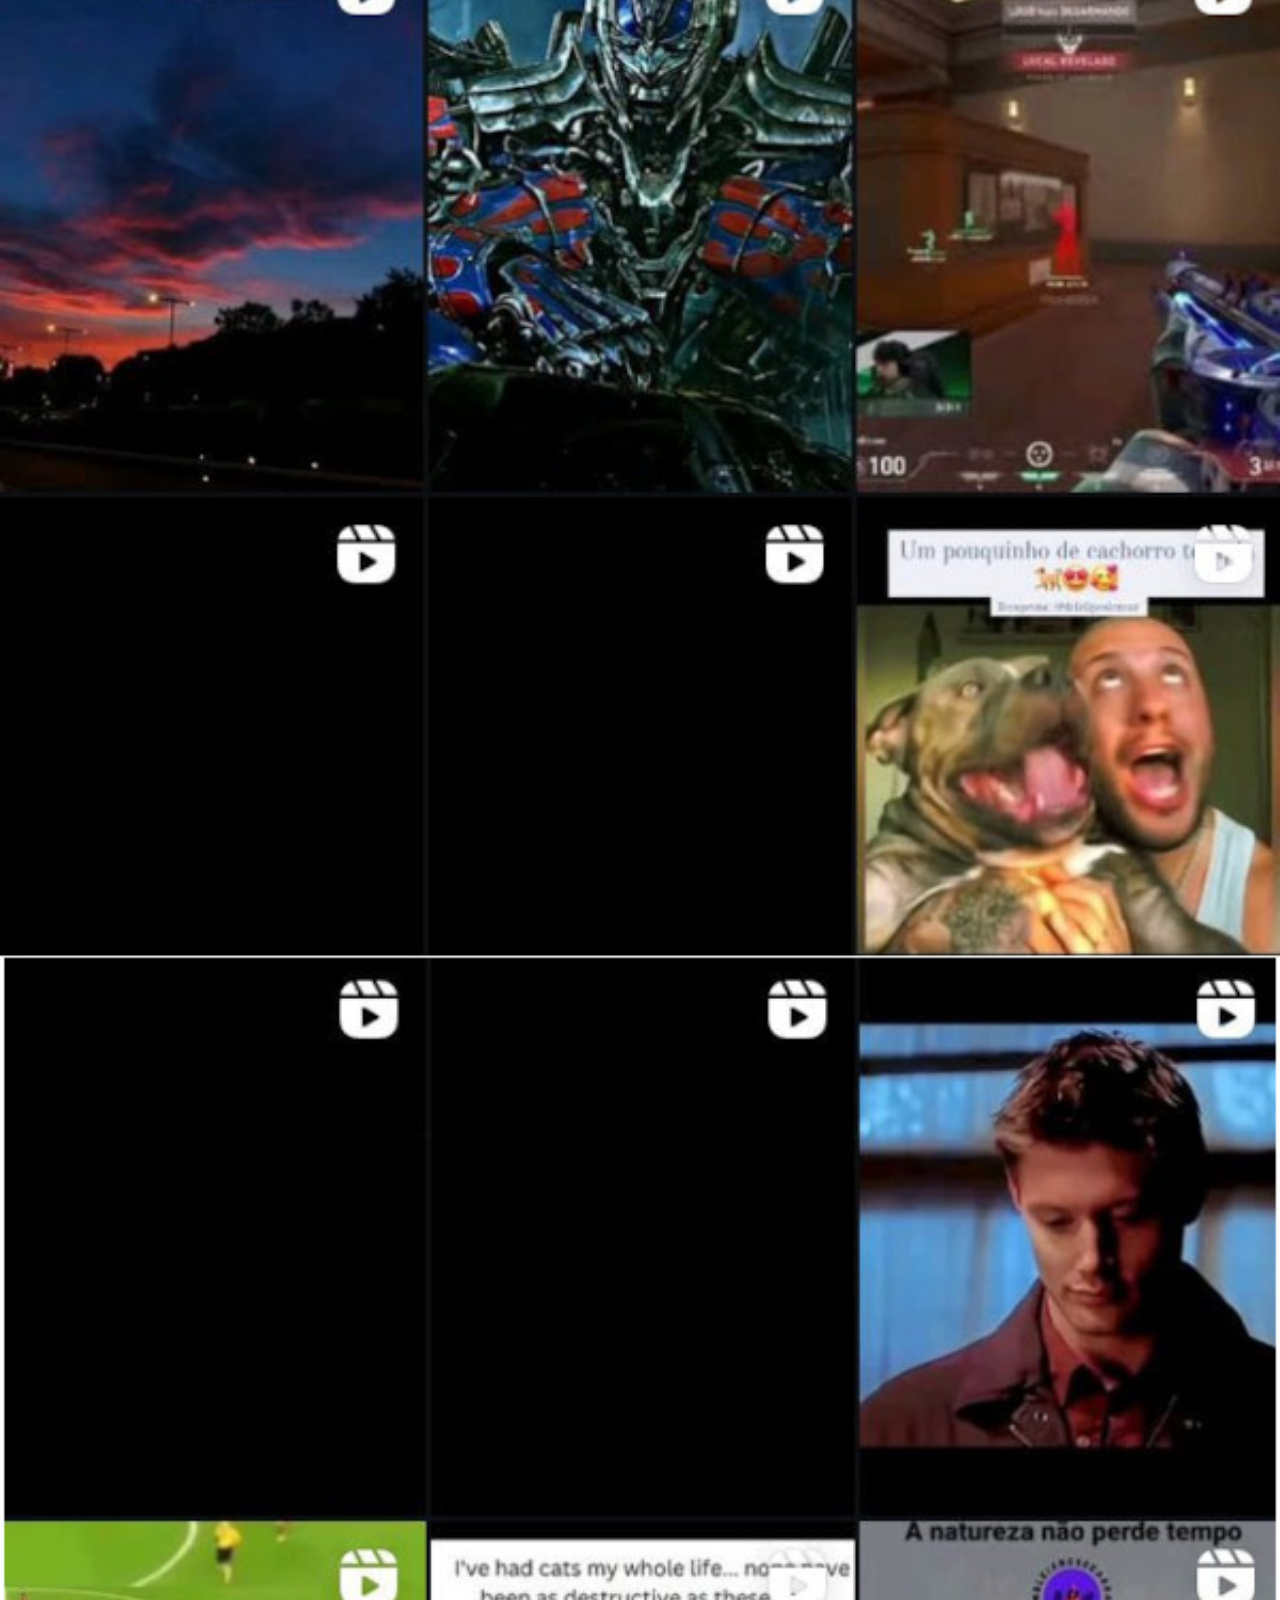
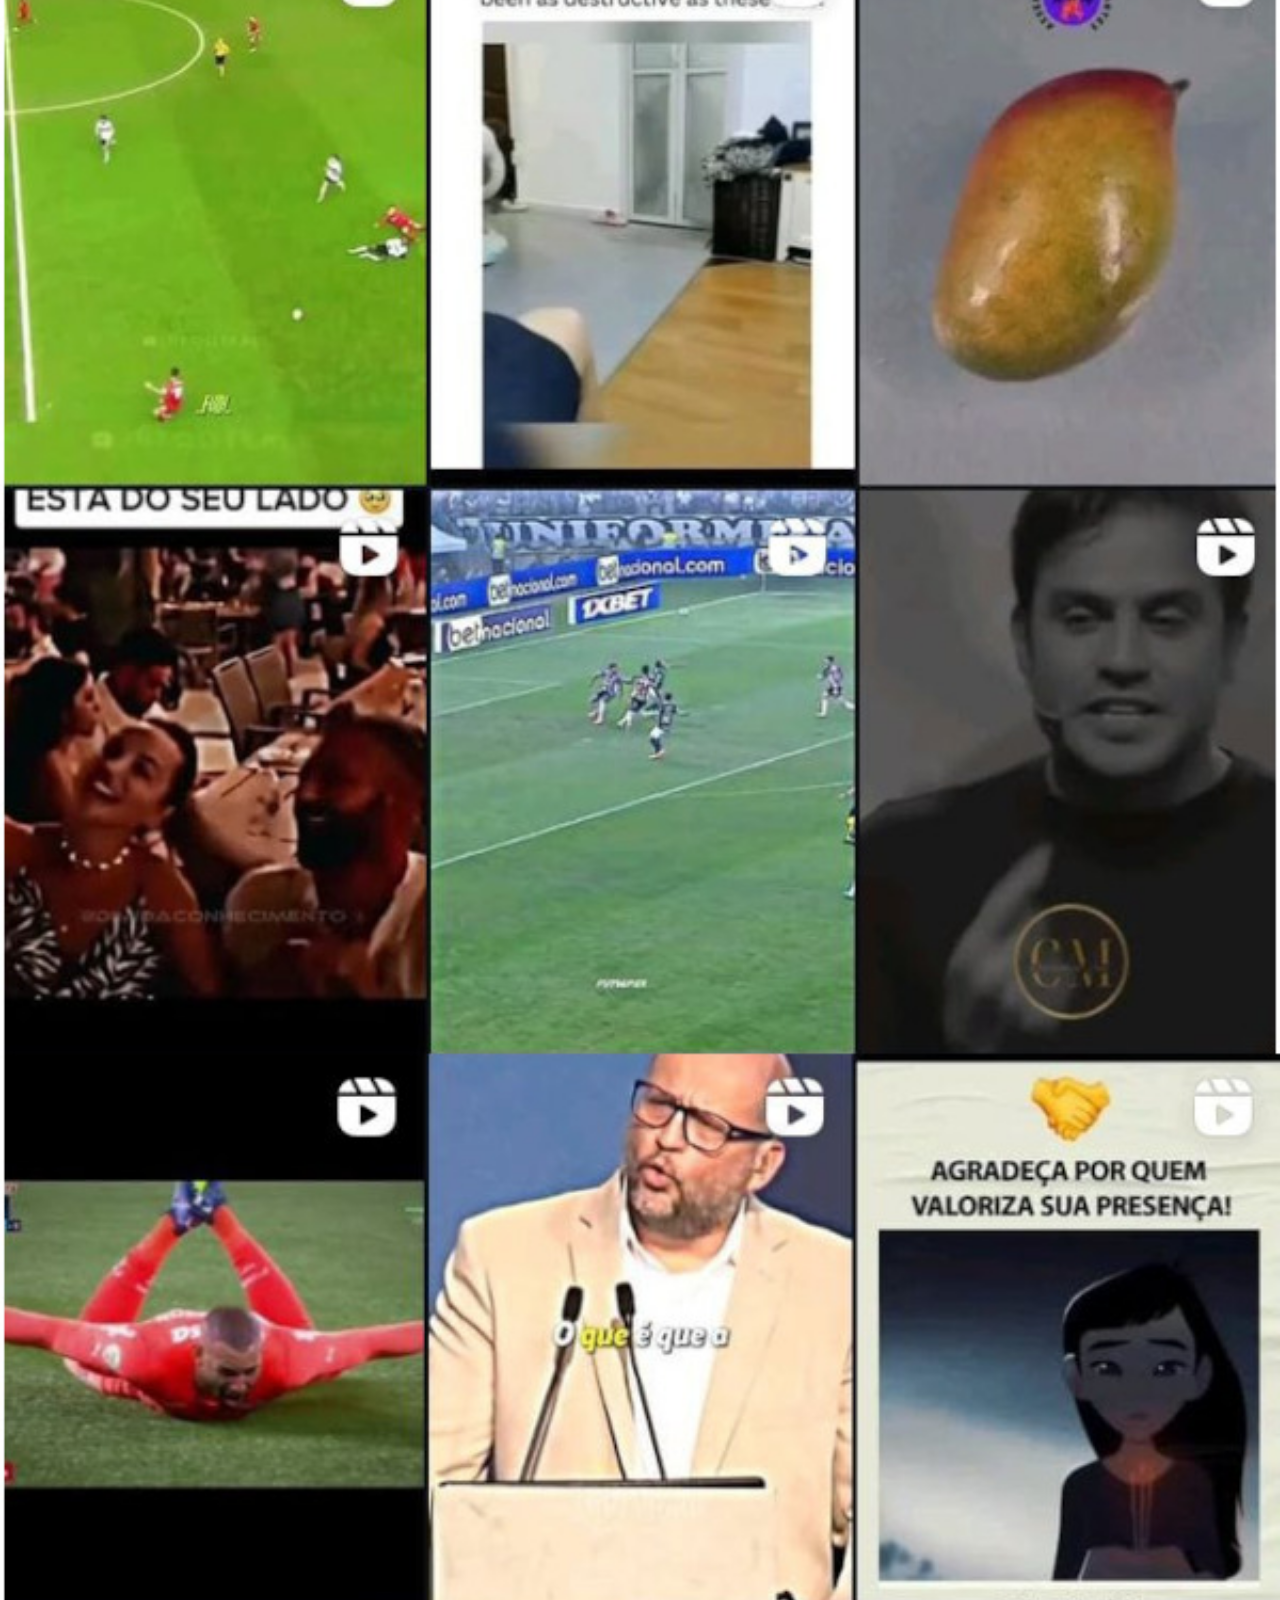
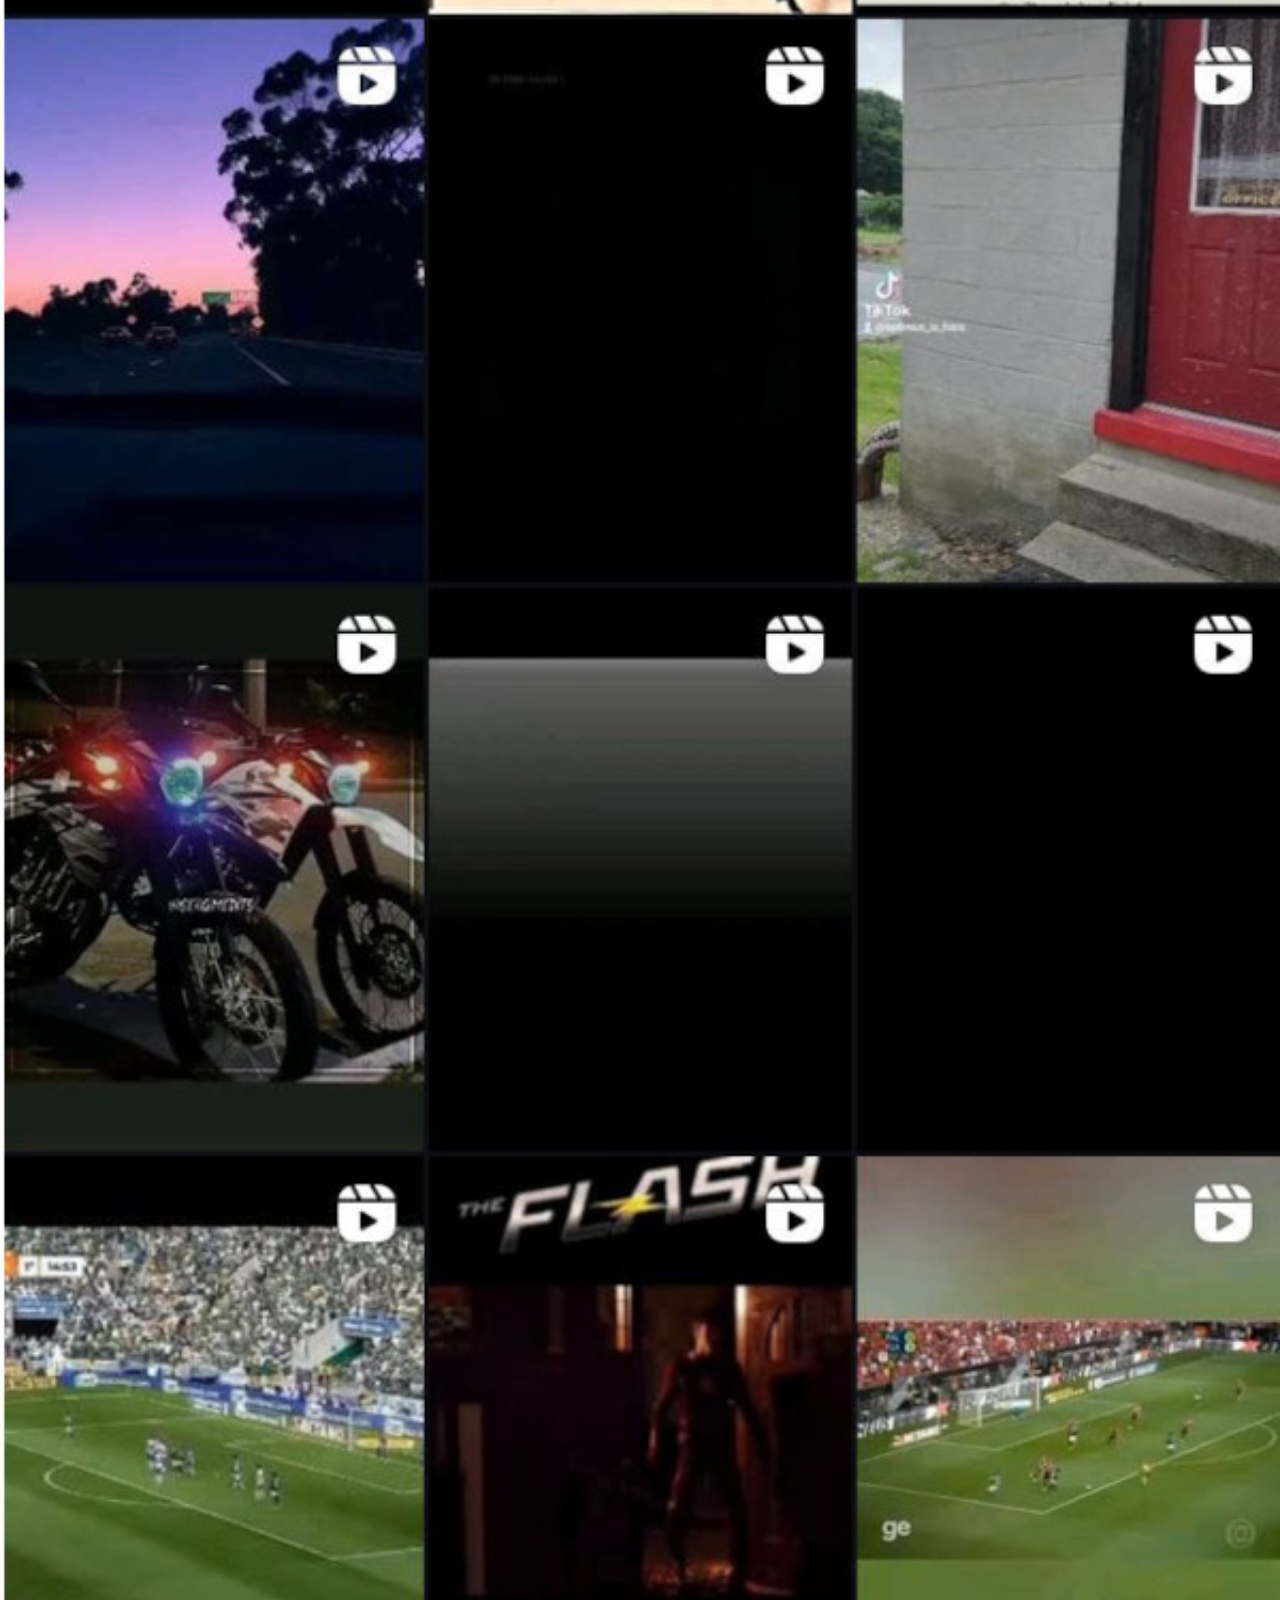
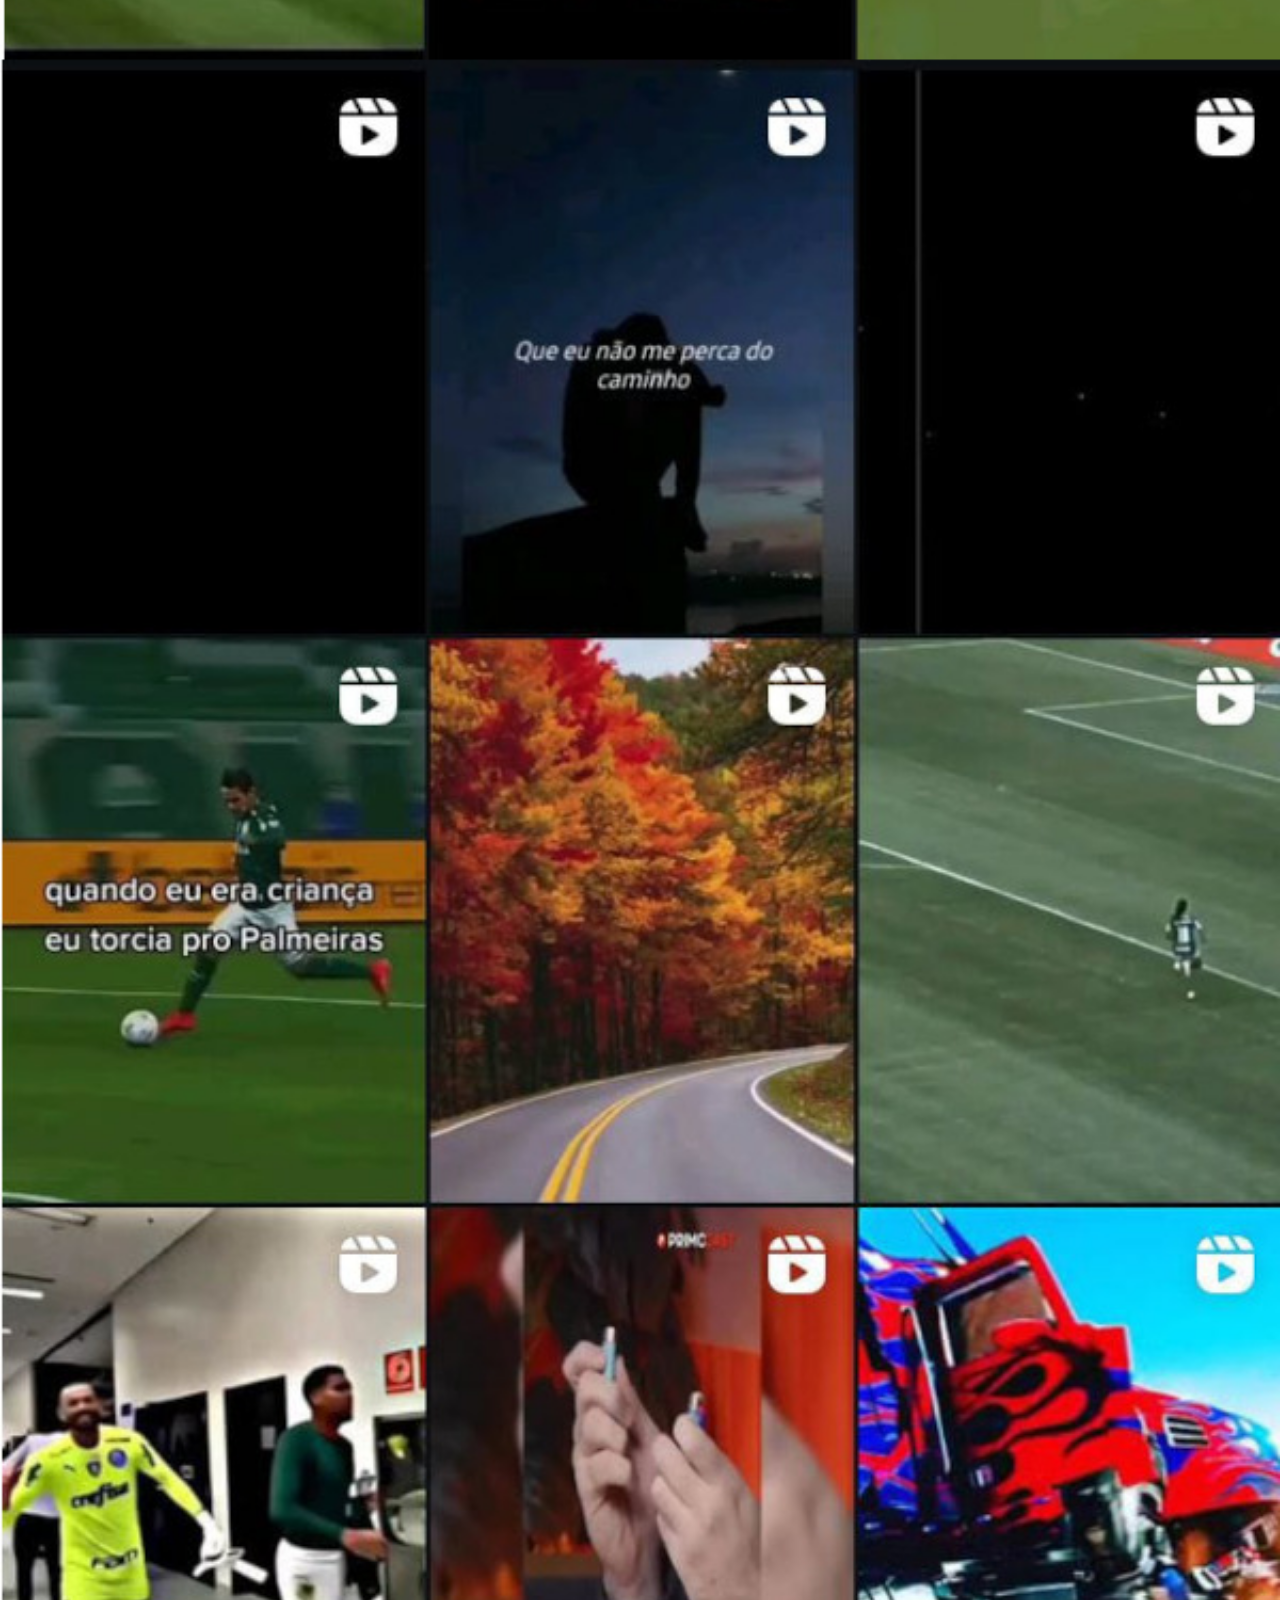
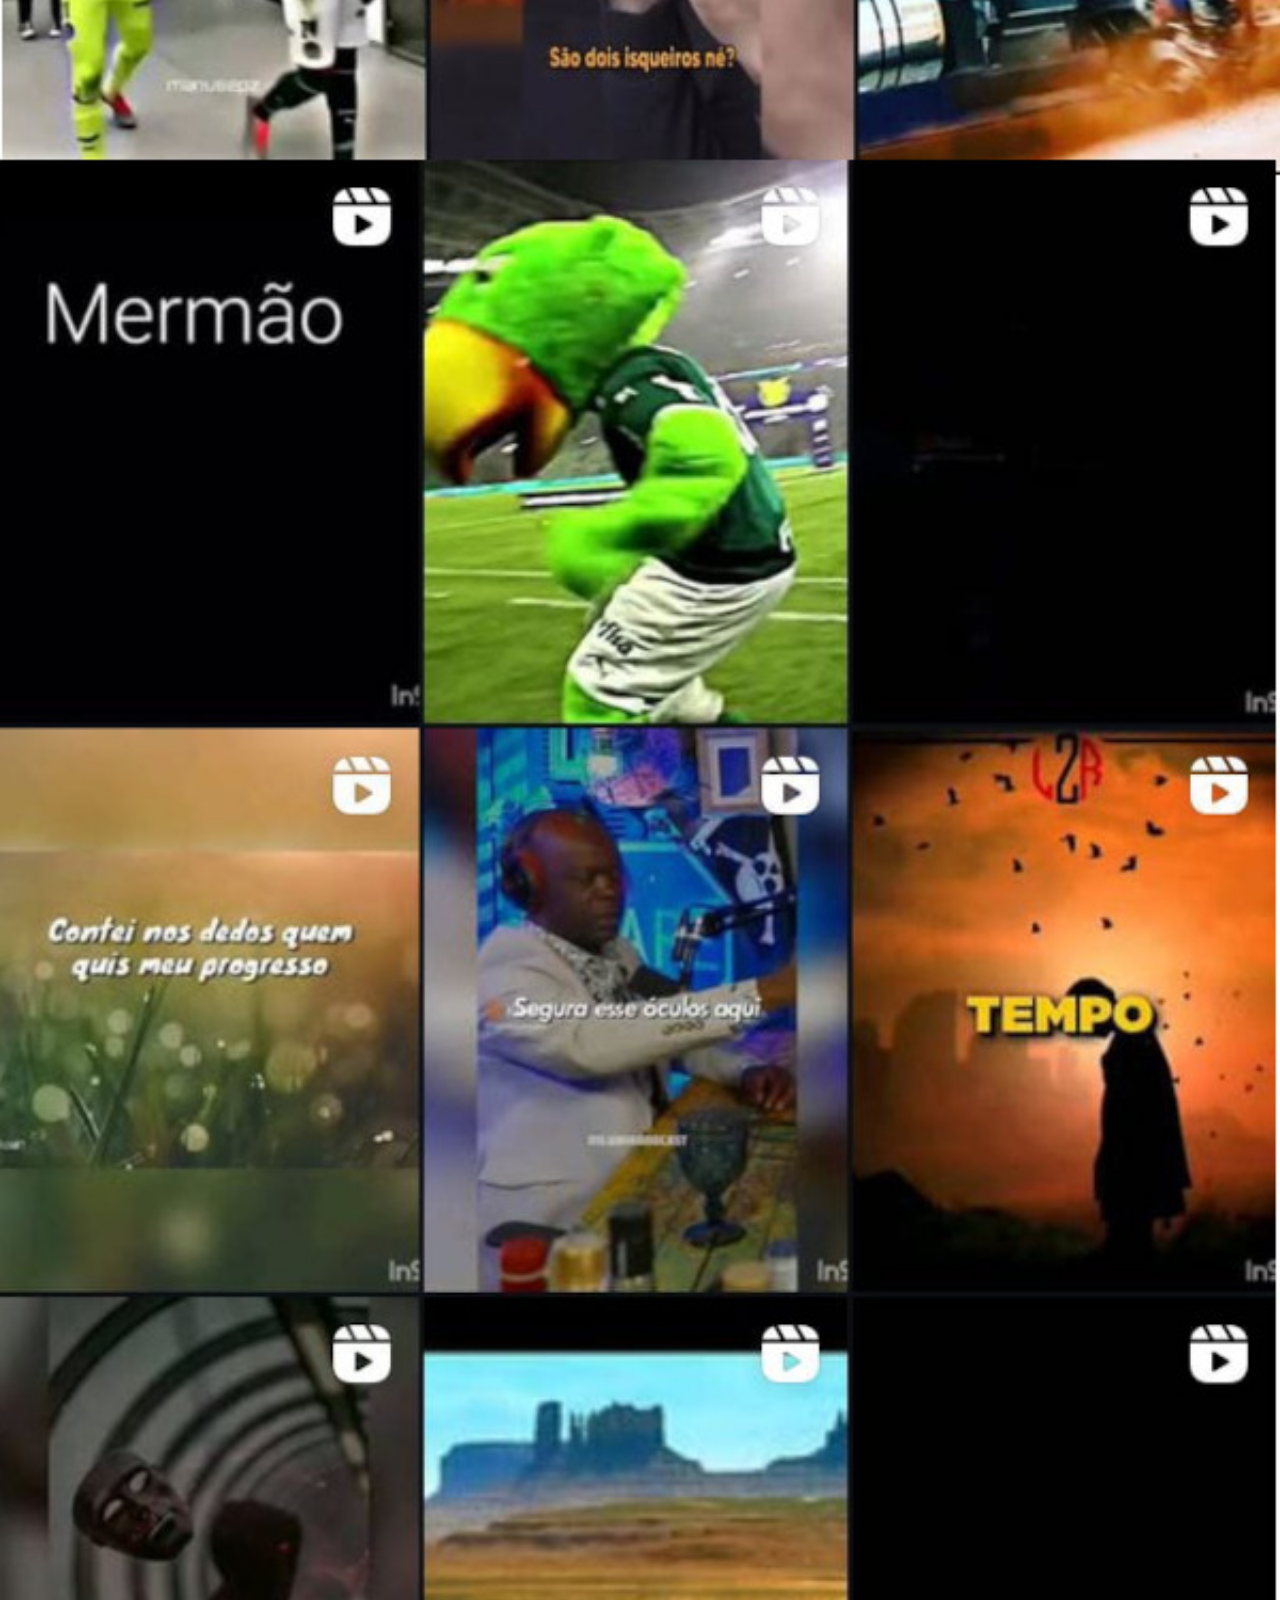
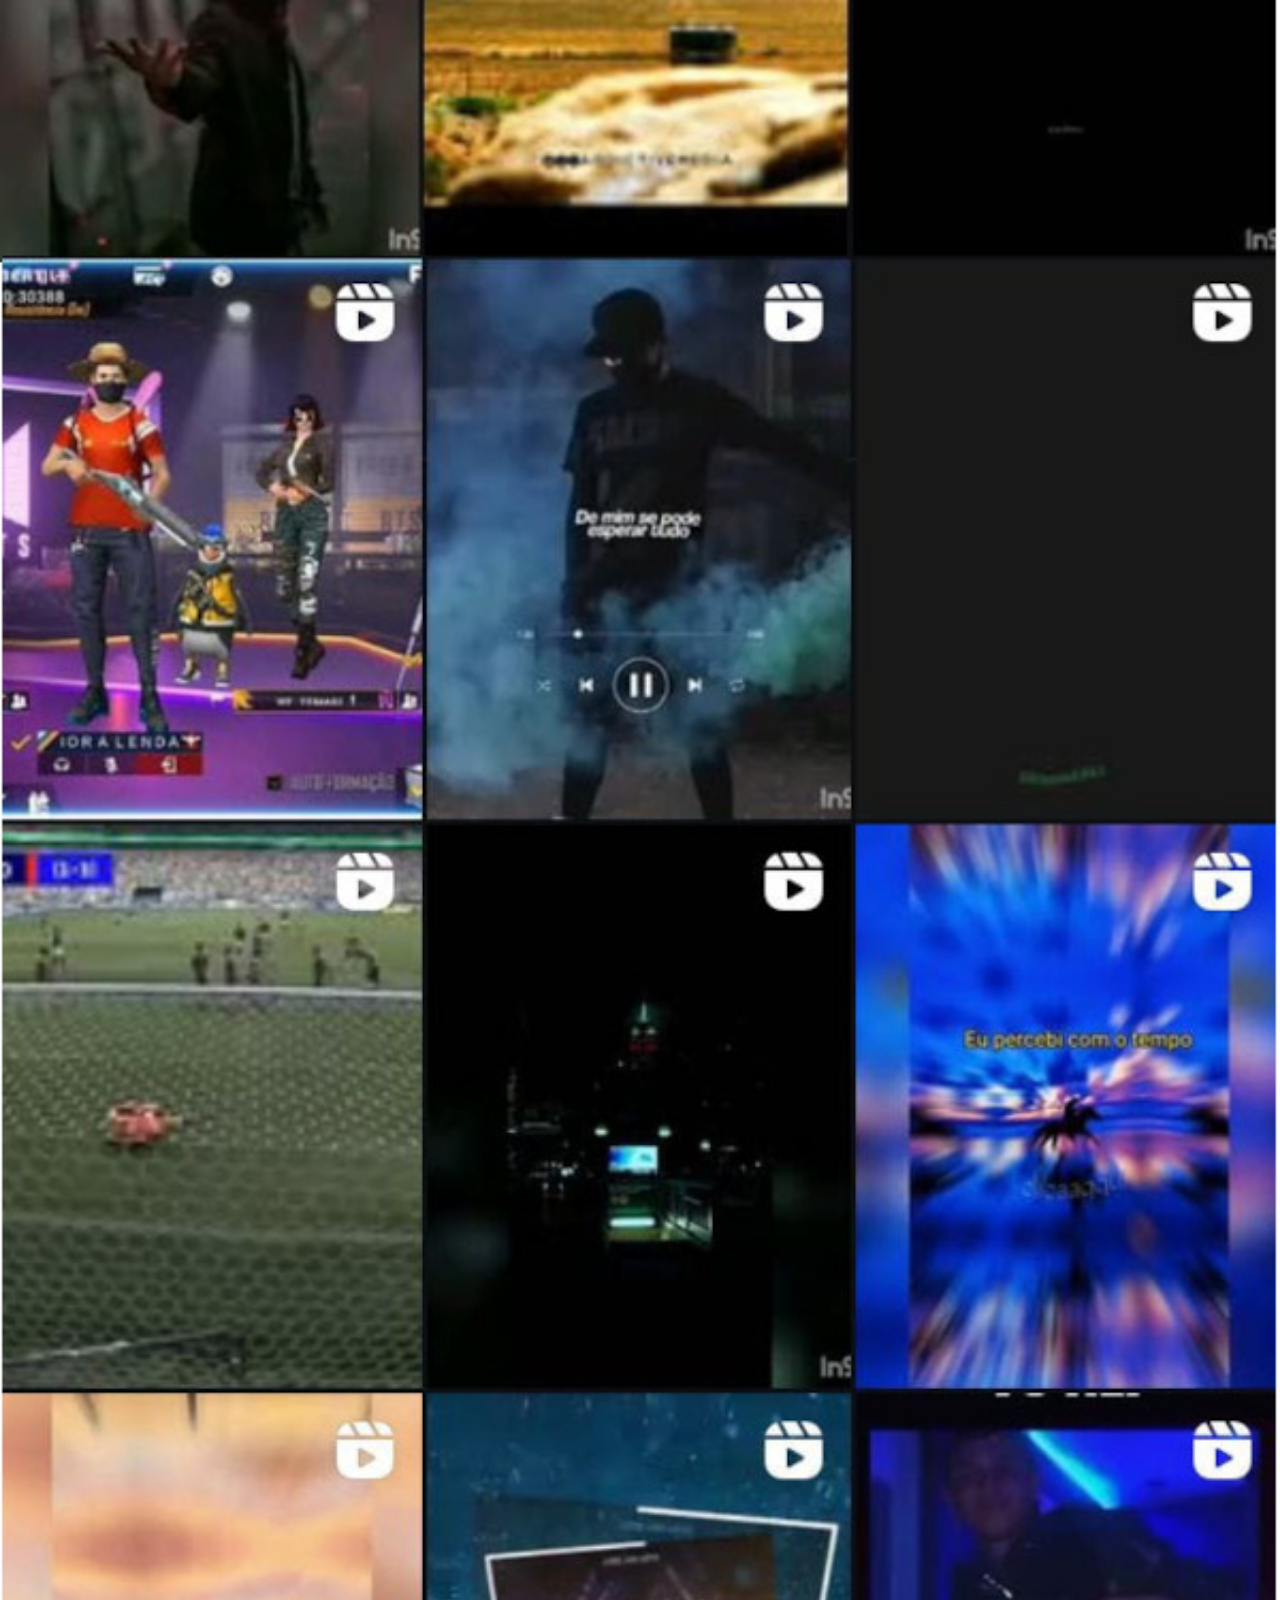
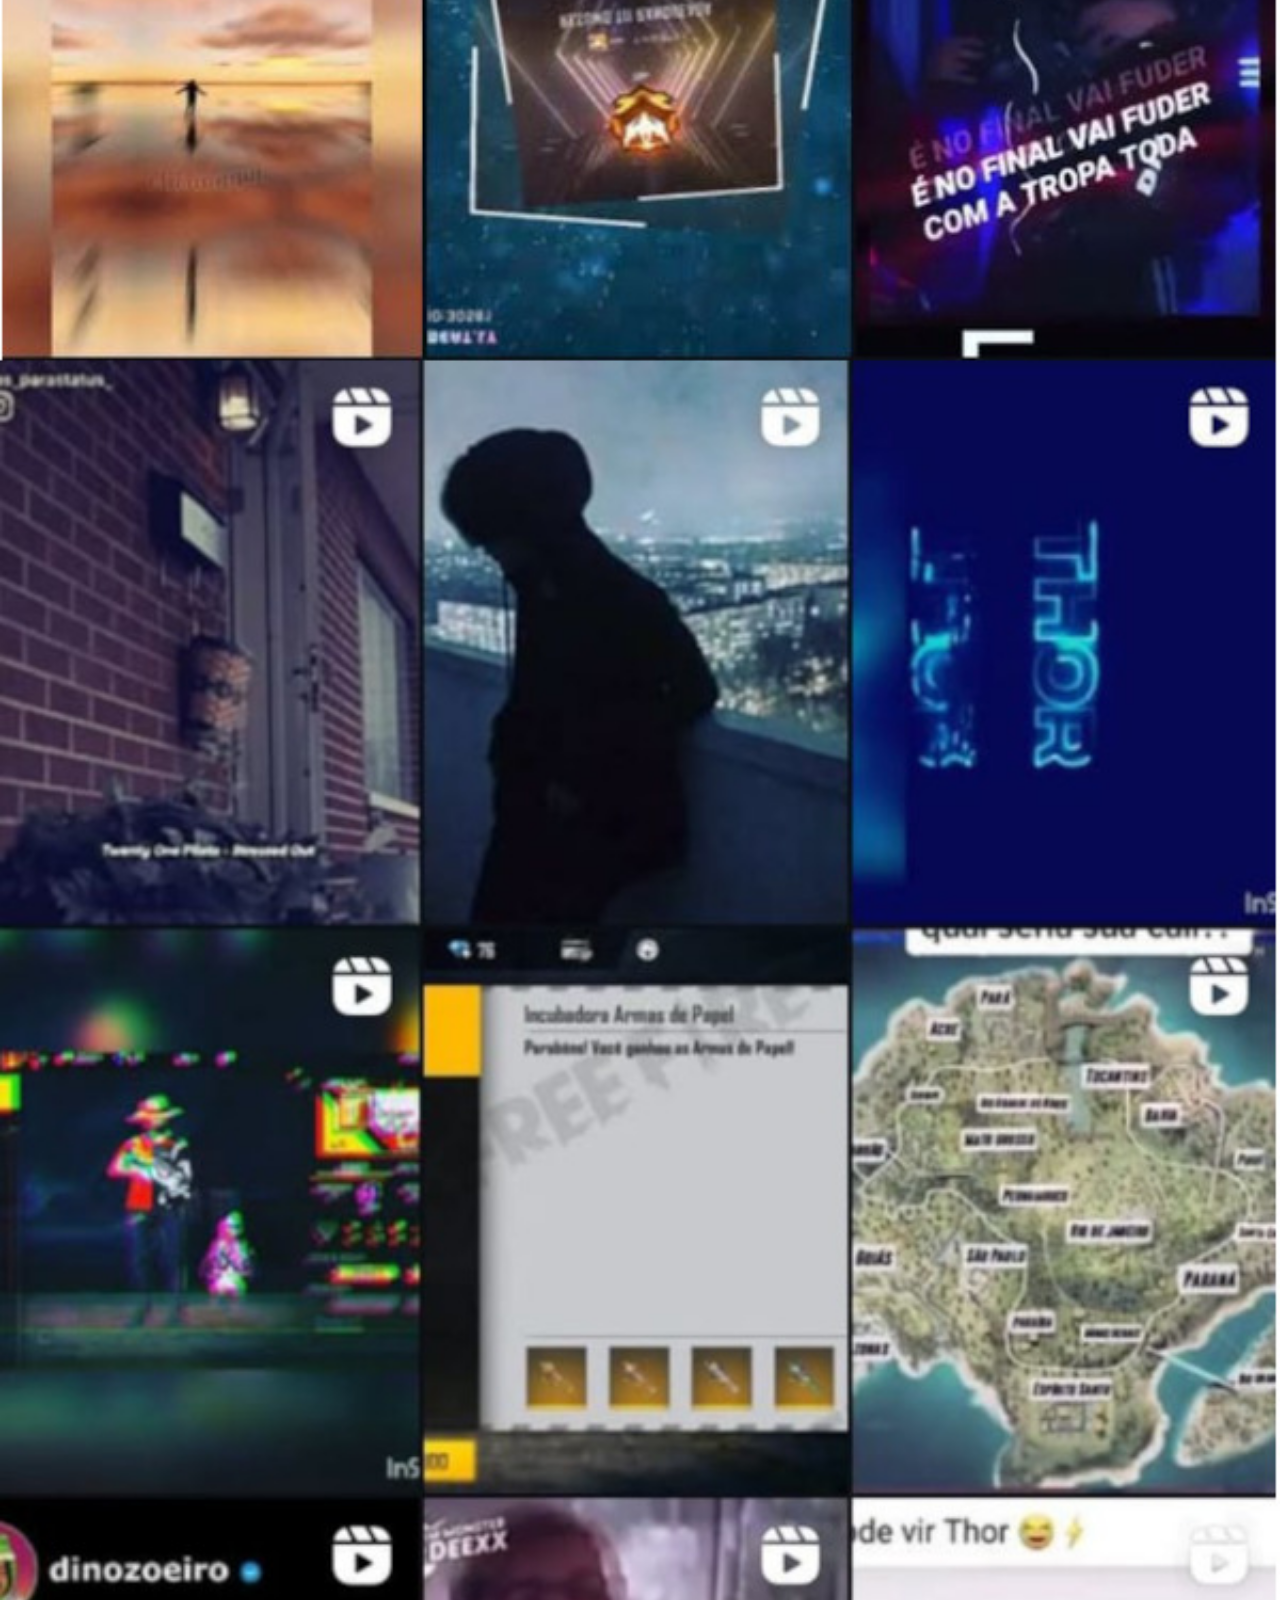
<file: rede-social/paginas/kwai.html>
<!DOCTYPE html>
<html lang="pt-br">
<head>
    <meta charset="UTF-8">
    <meta name="viewport" content="width=device-width, initial-scale=1.0">
    <title>Kwai</title>
    <link rel="shortcut icon" href="../imagens/kwai-logo.png" type="image/x-icon">
    <link rel="stylesheet" href="estilos/sociais.css">
</head>
<body>
    <img src="../imagens/tela-instagram.jpg" alt="Imagem do Kwai">
    <p>
        Me segue lá! <br> Kwai Pessoal <a href="https://k.kwai.com/u/@thoralendaff/UCfAxasg" target="_blank">Kwai</a>
    </p>
</body>
</html>
</file>
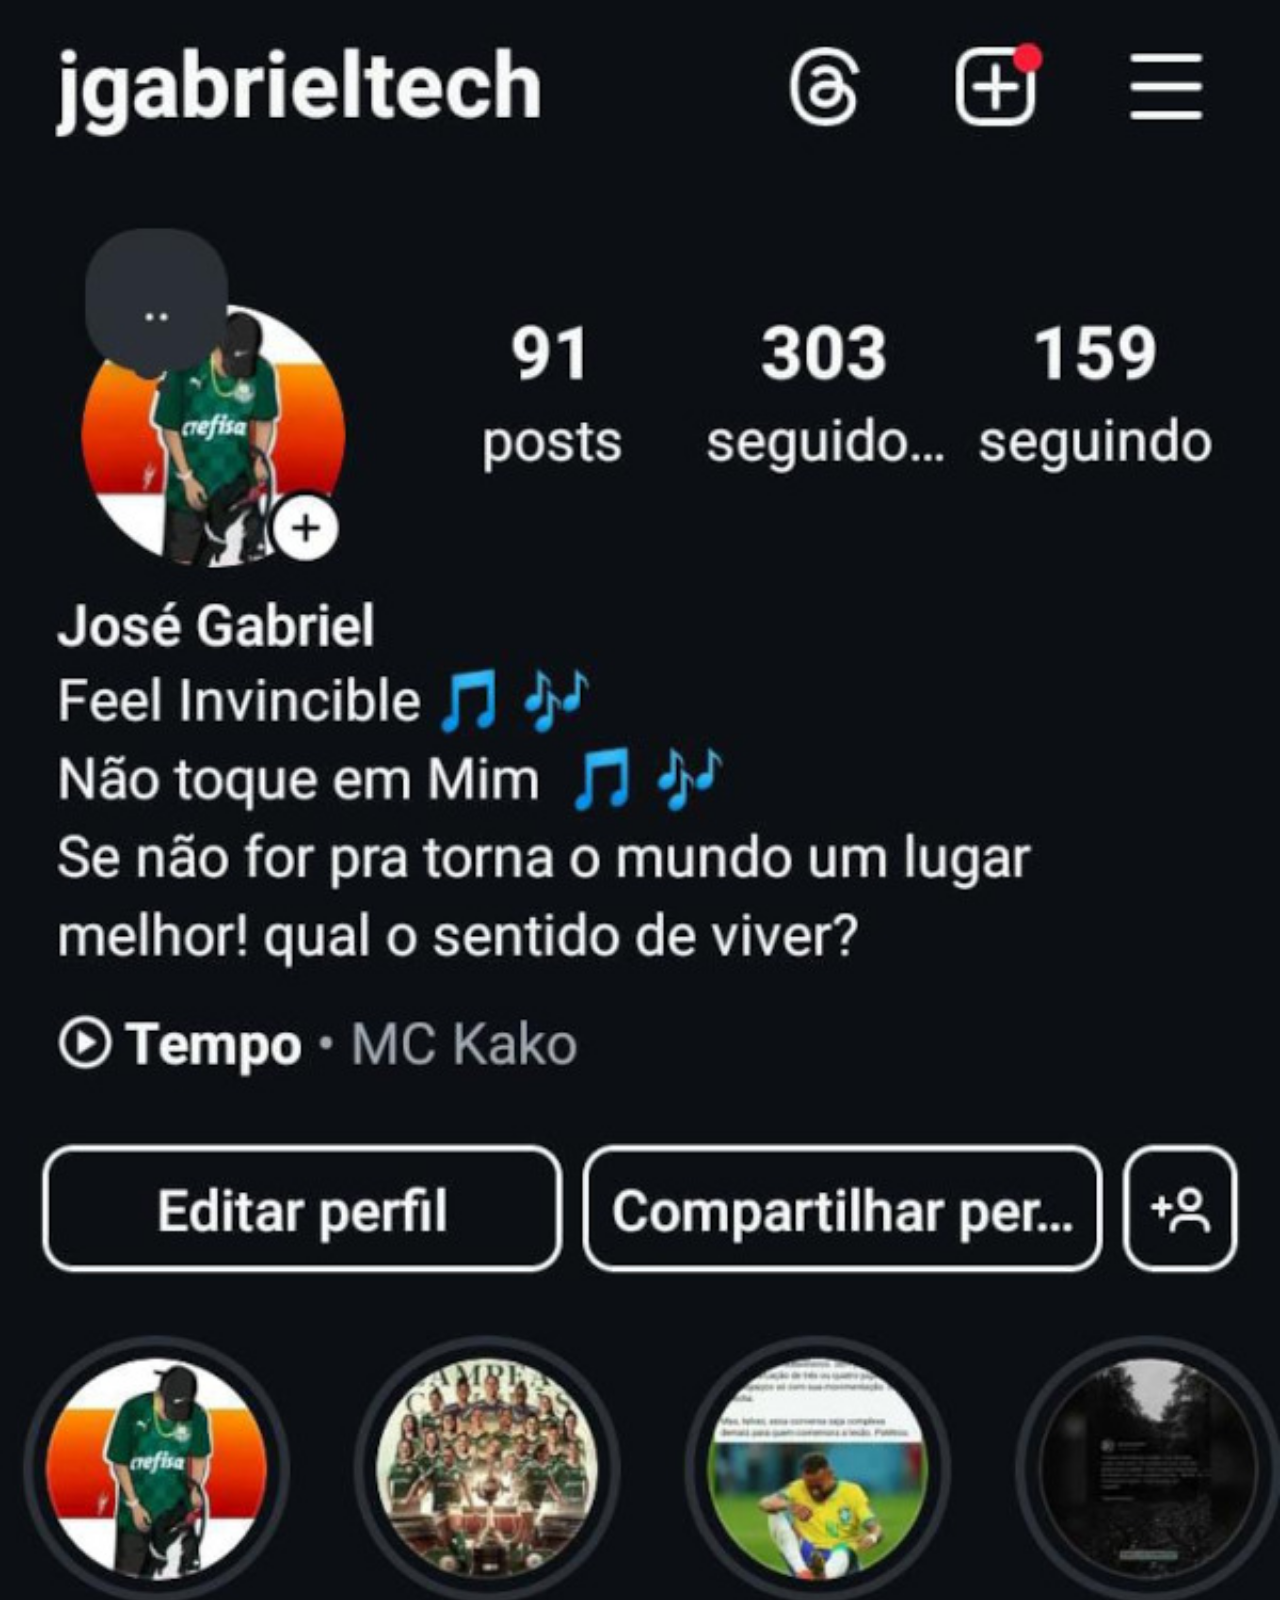
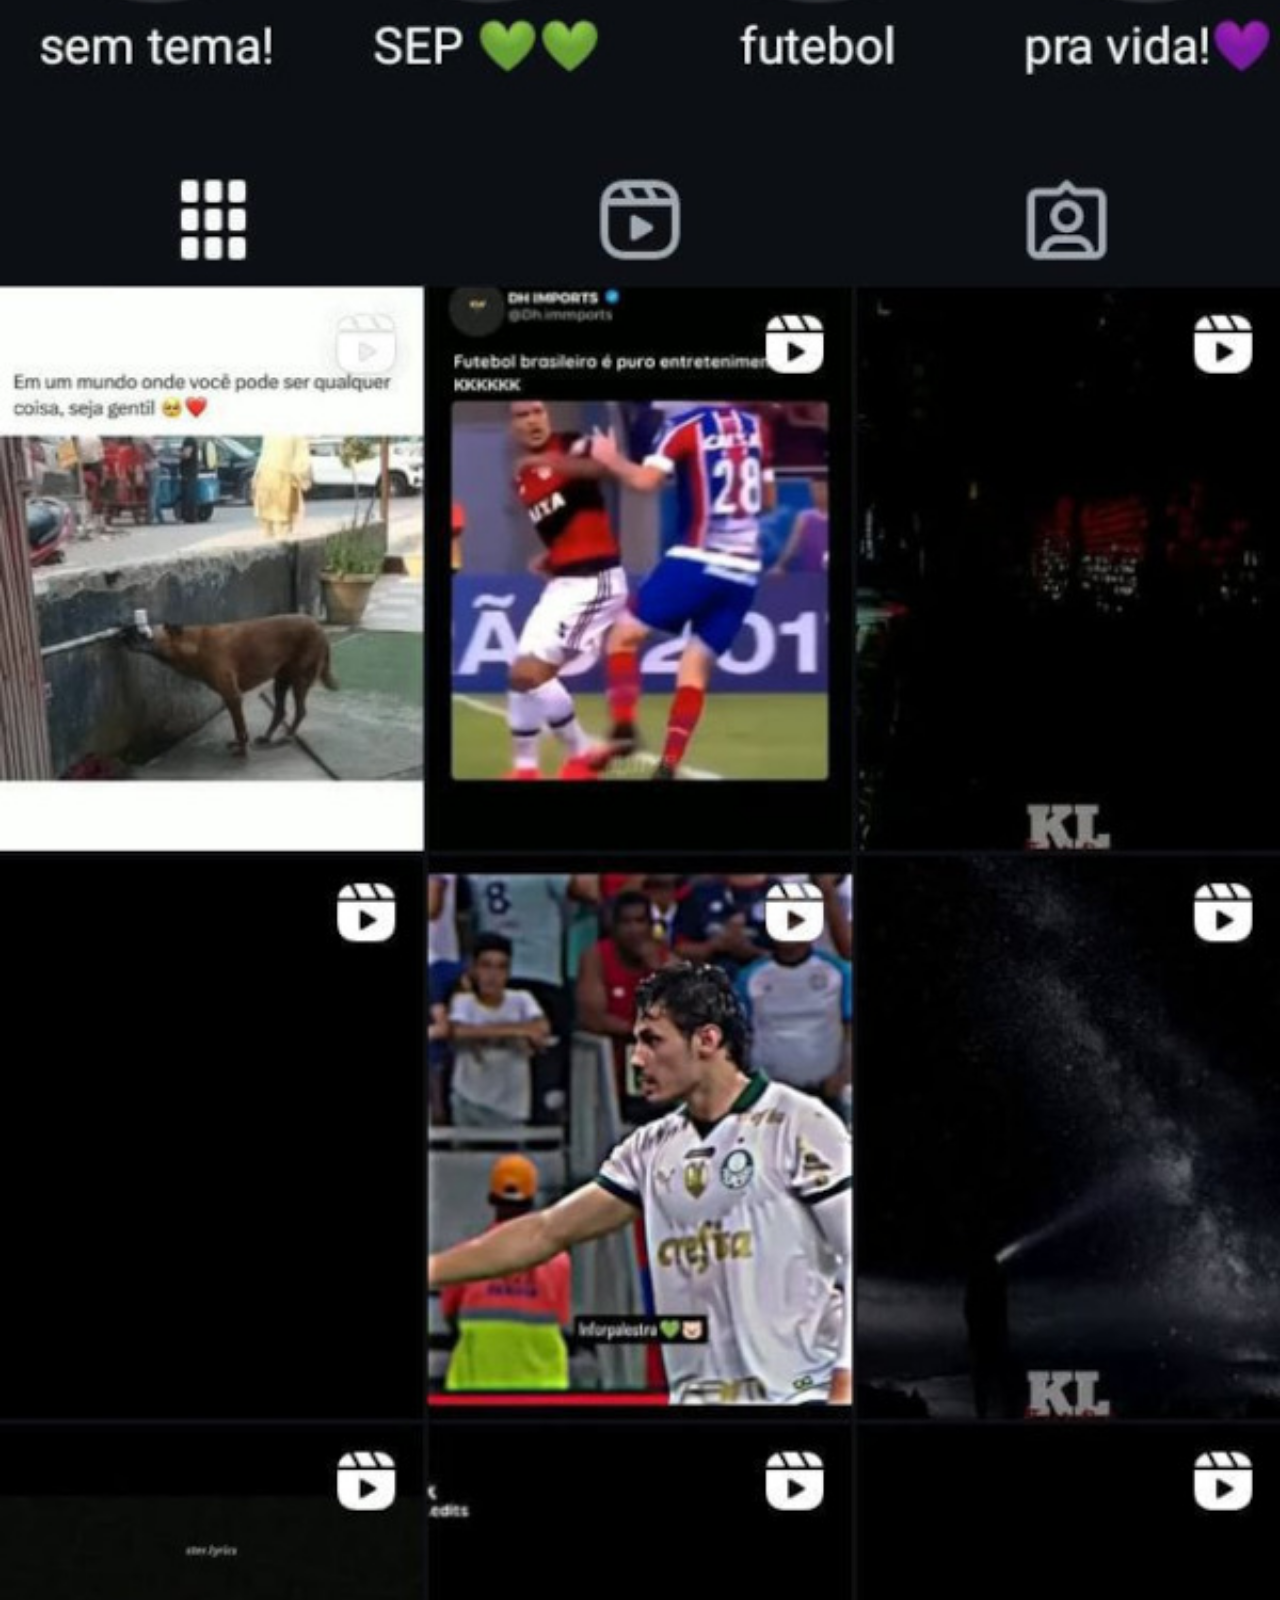
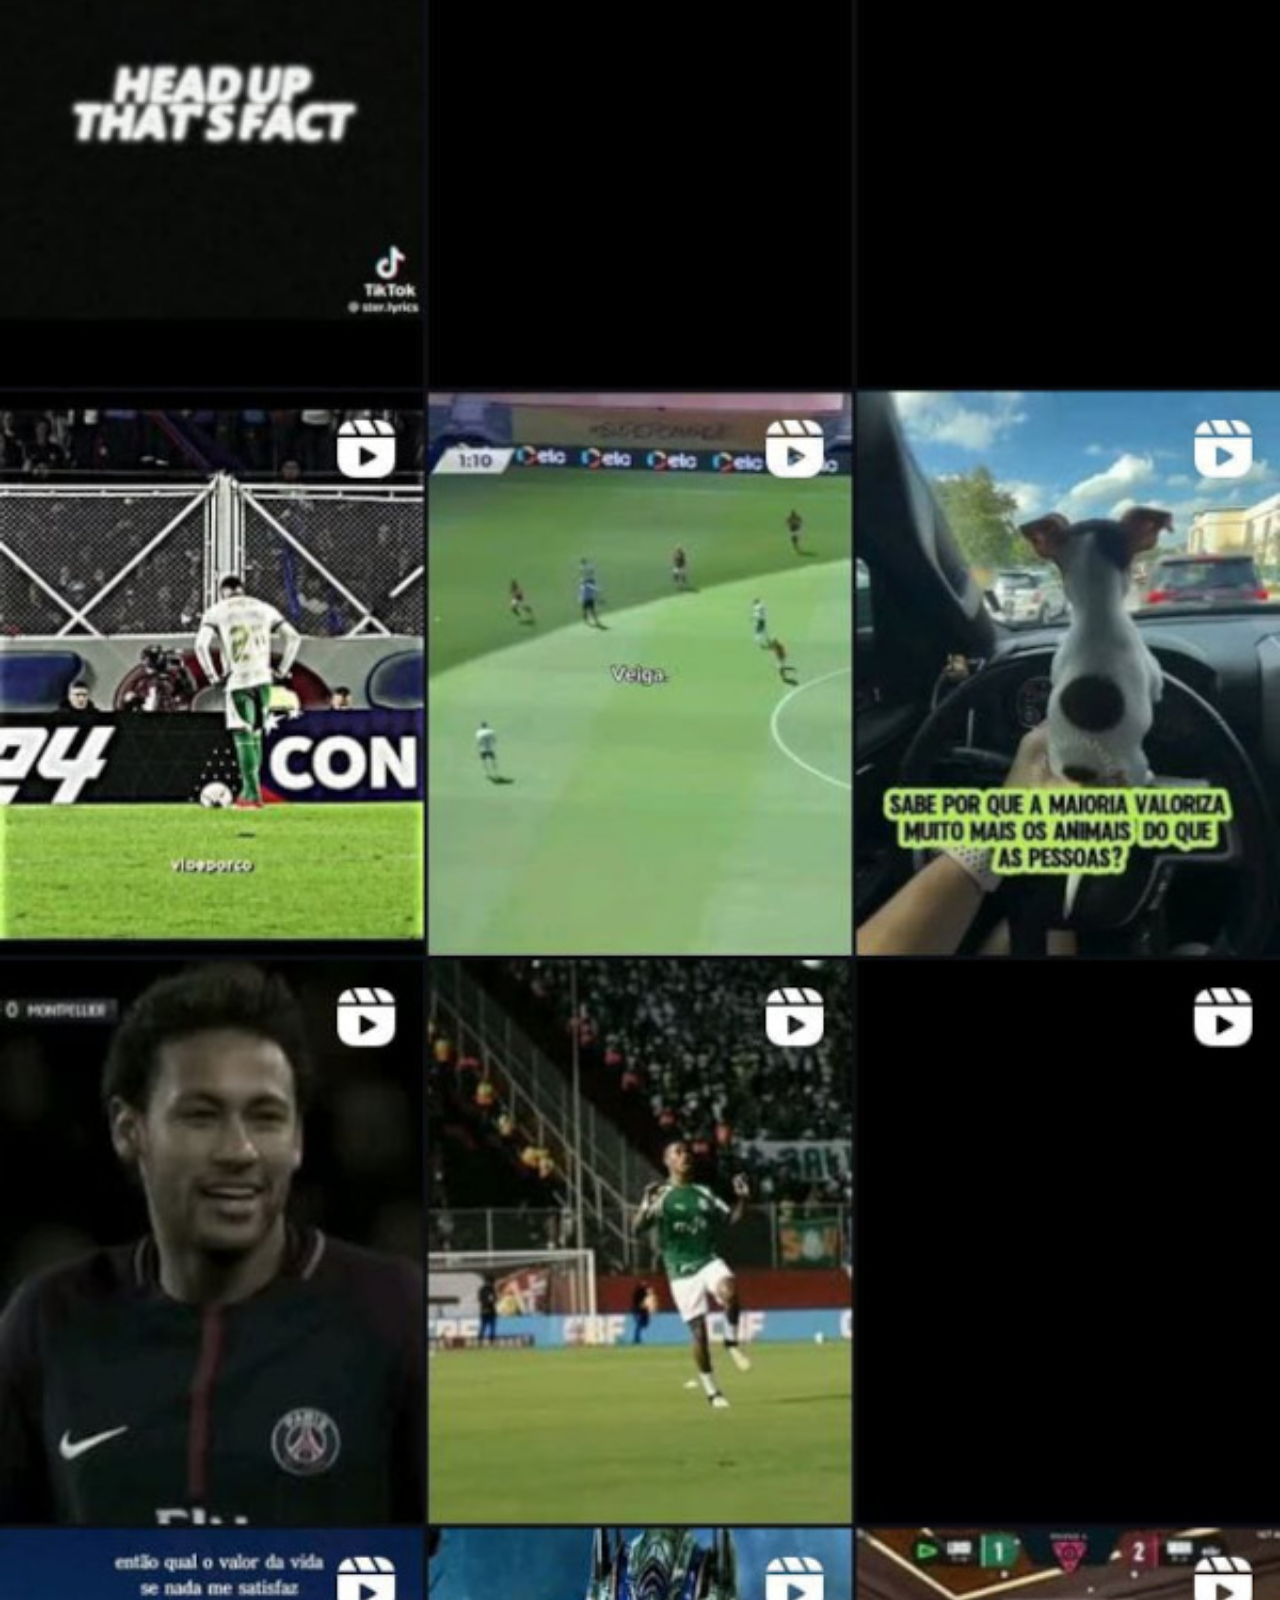
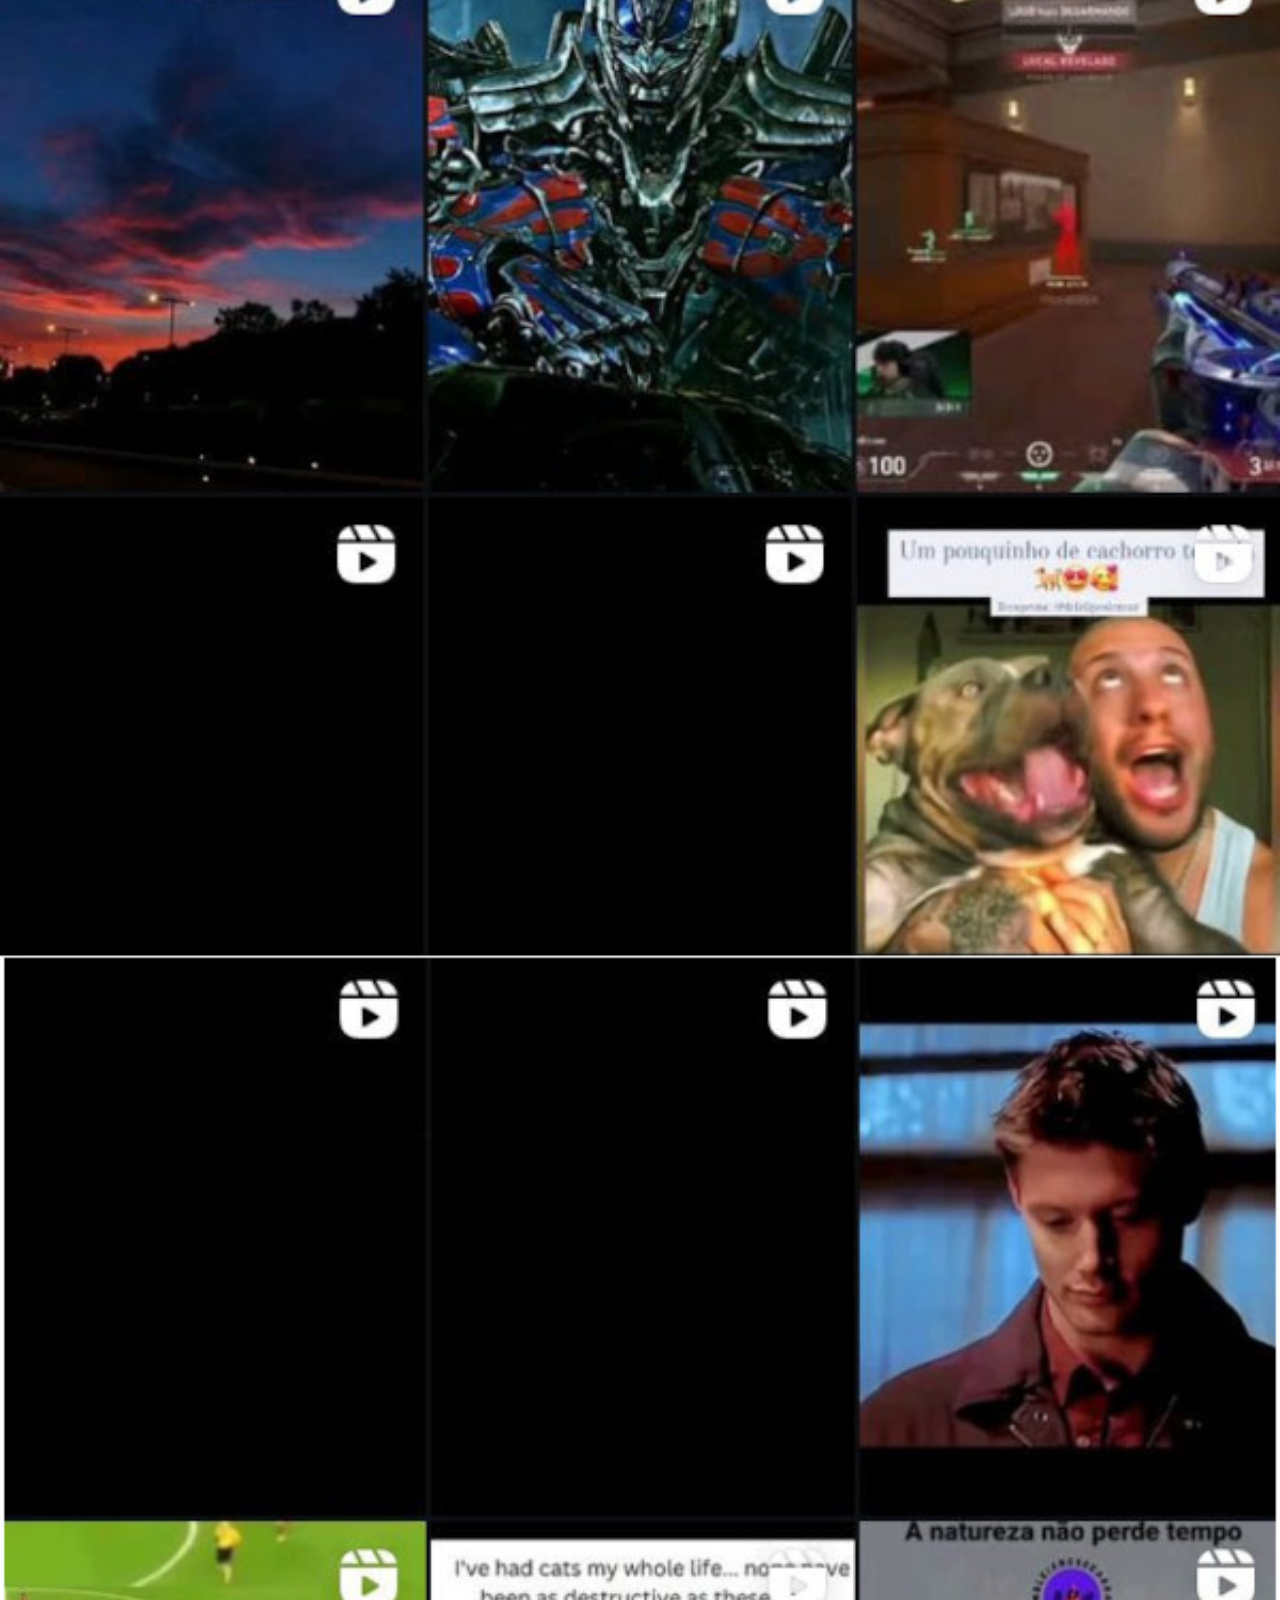
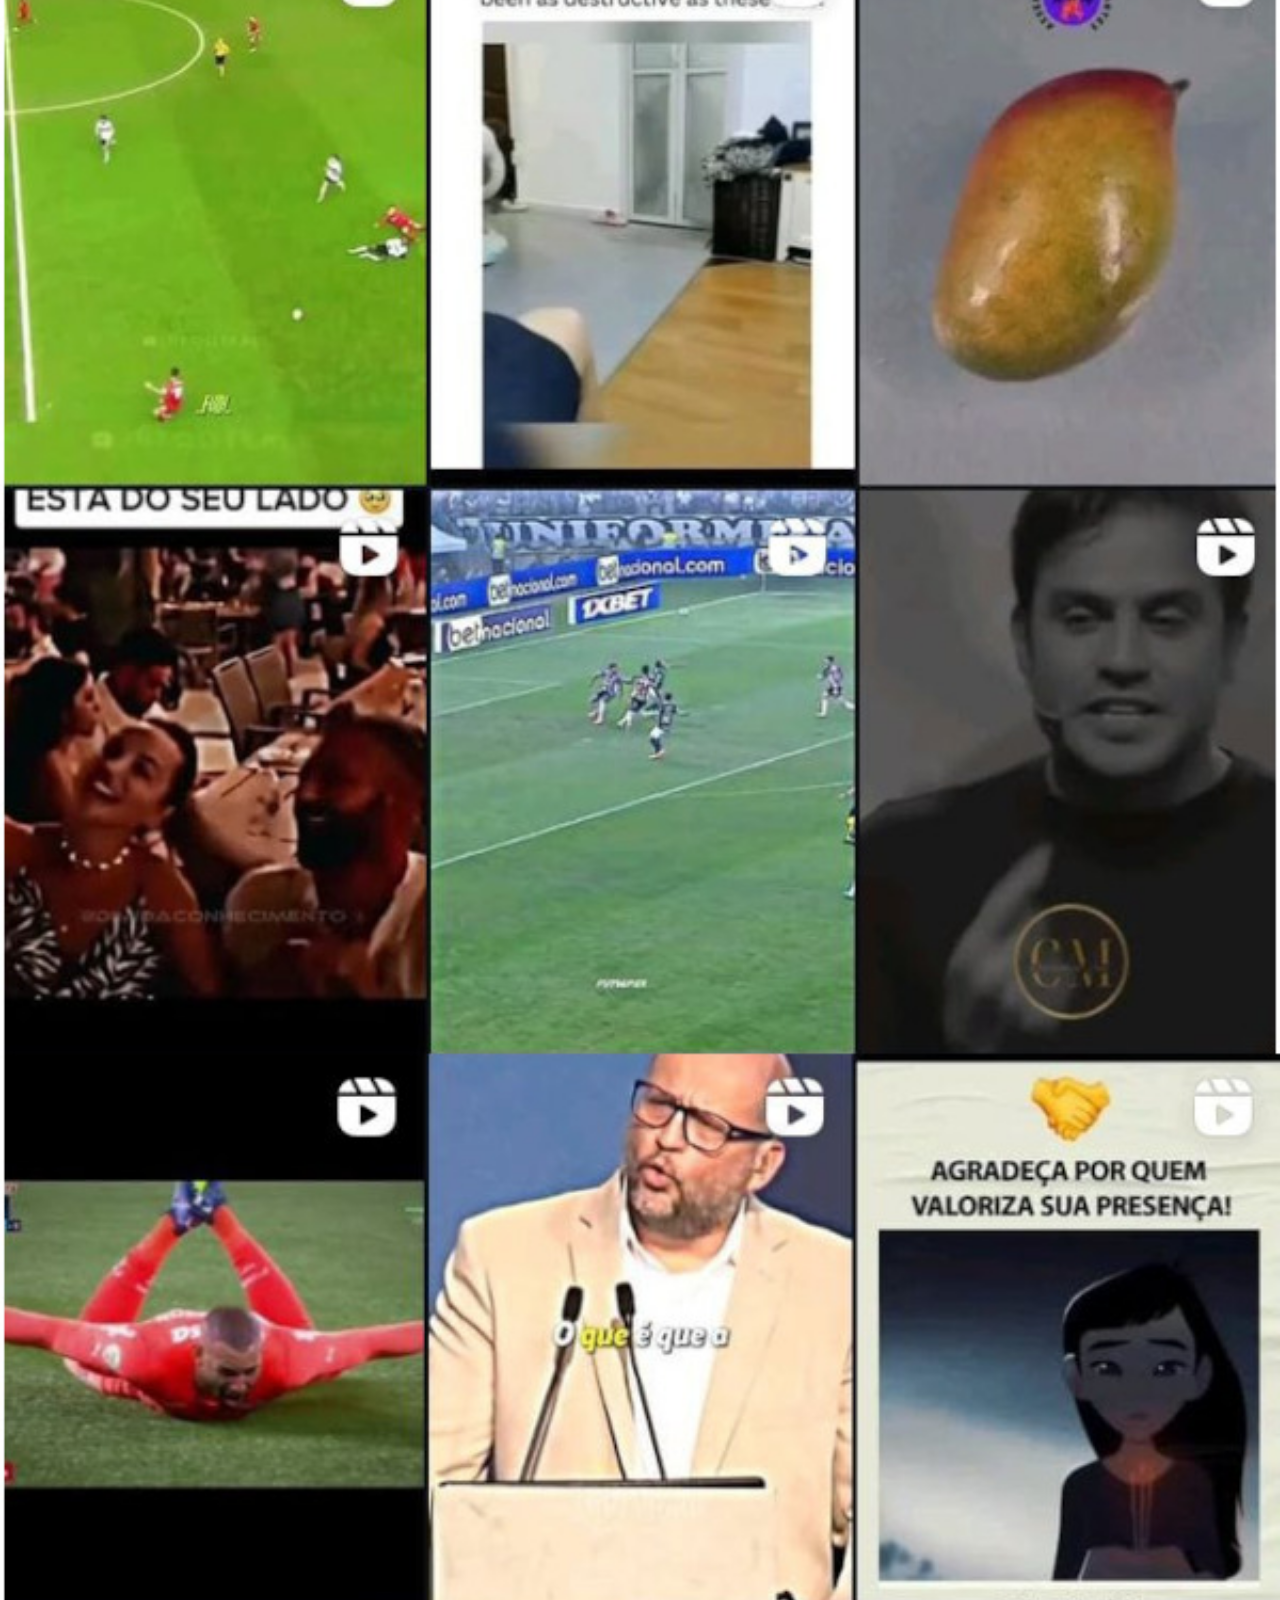
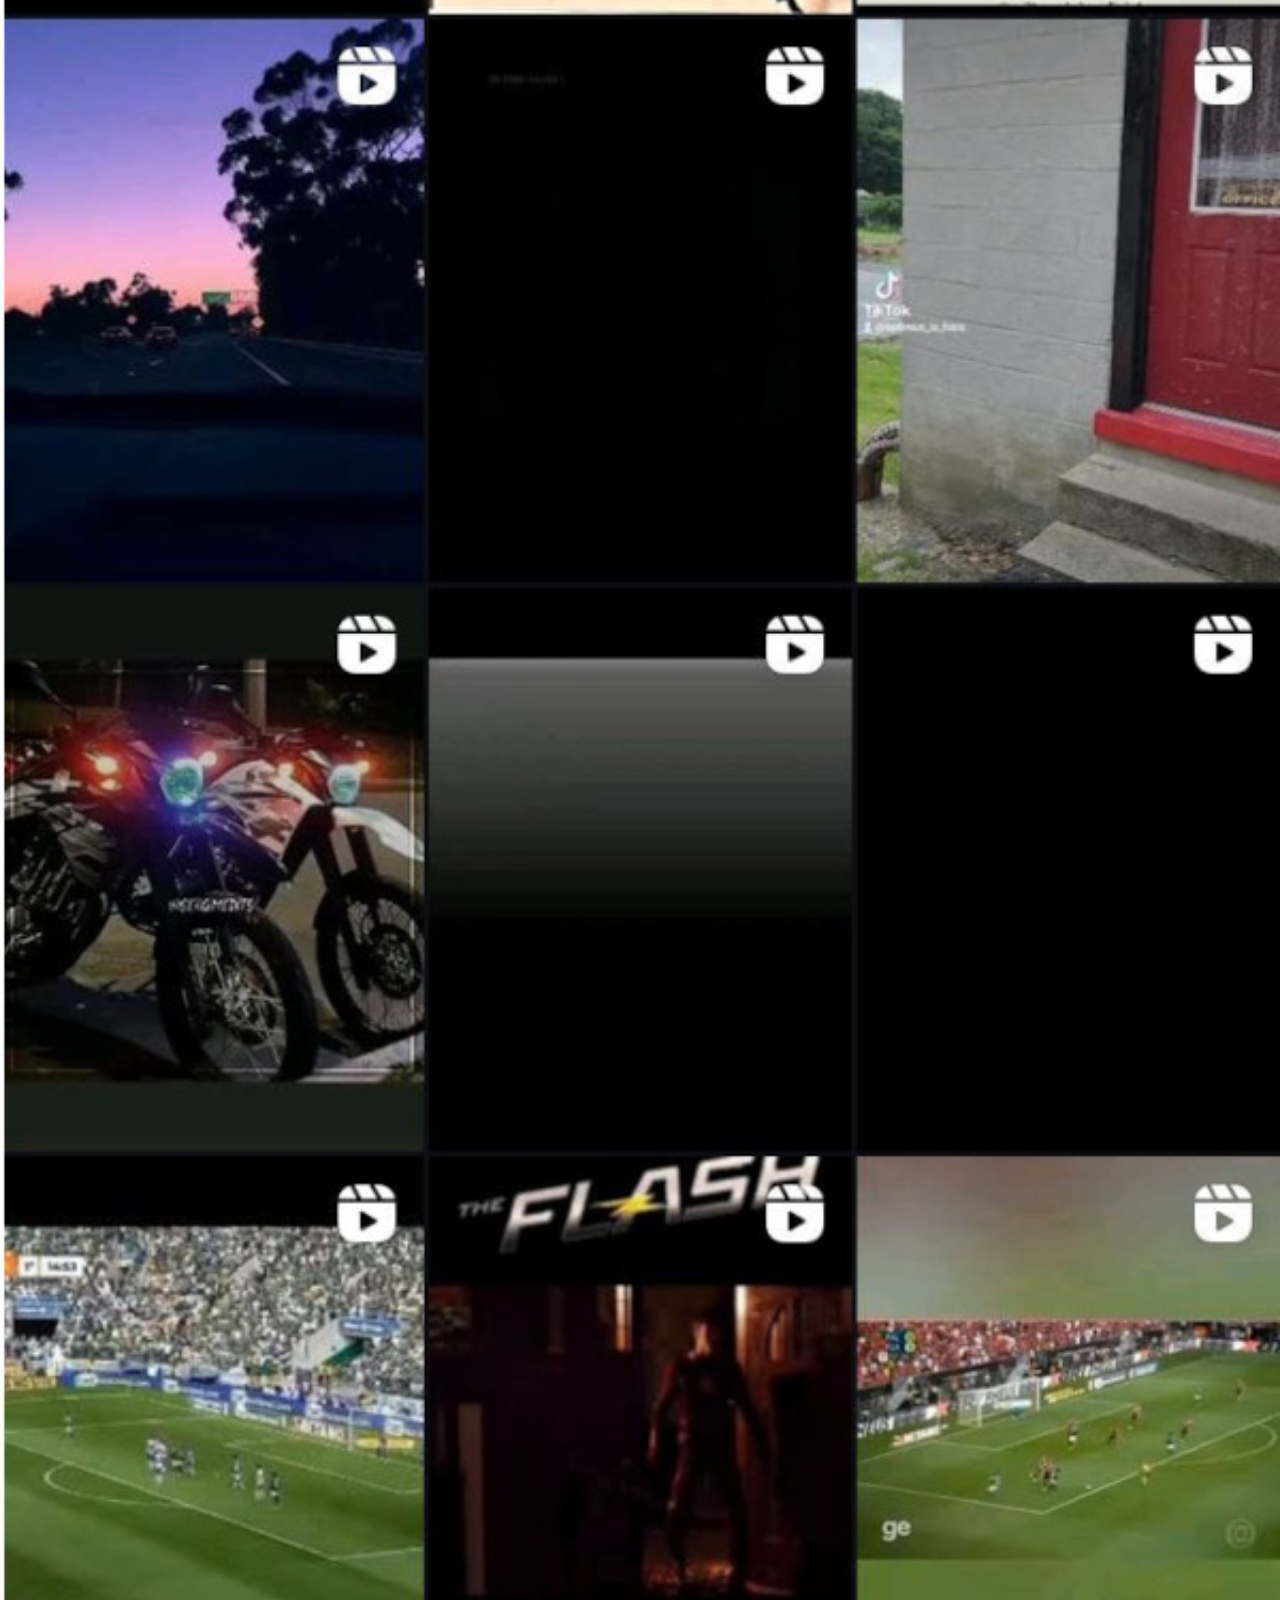
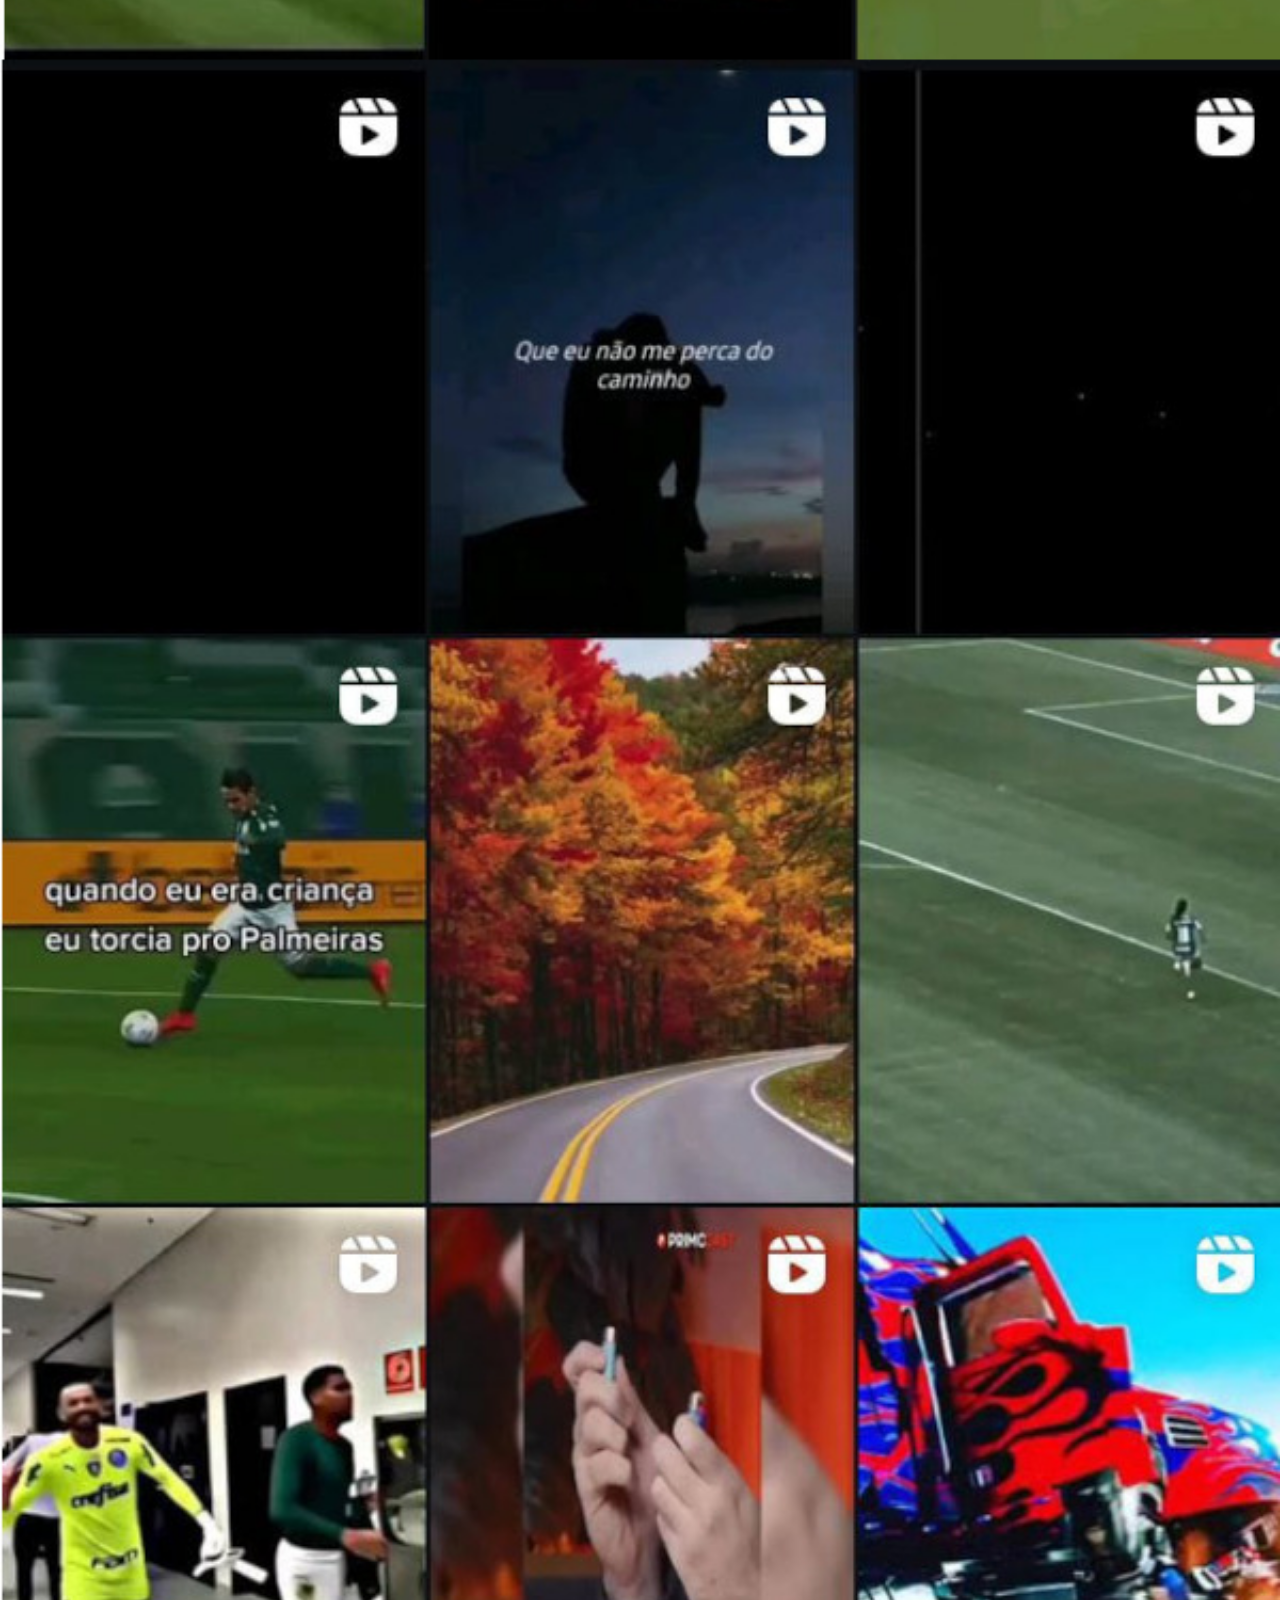
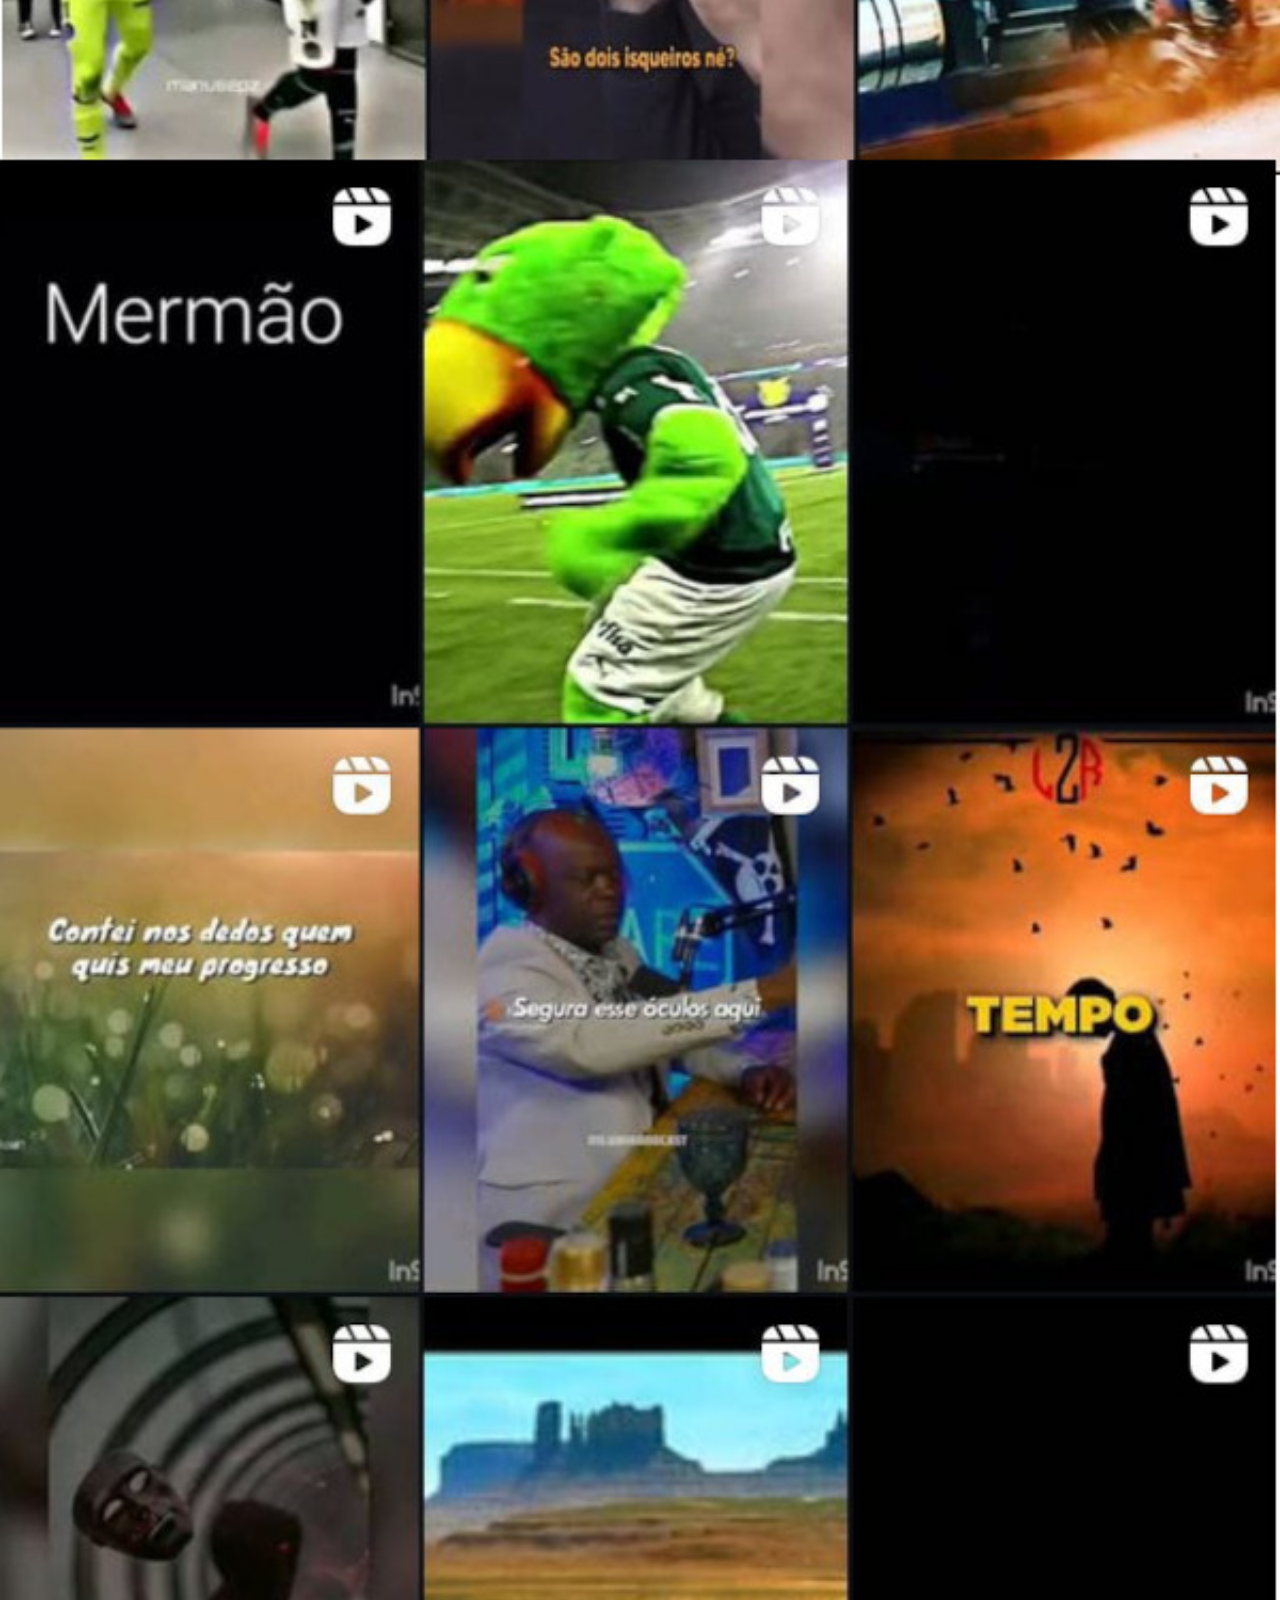
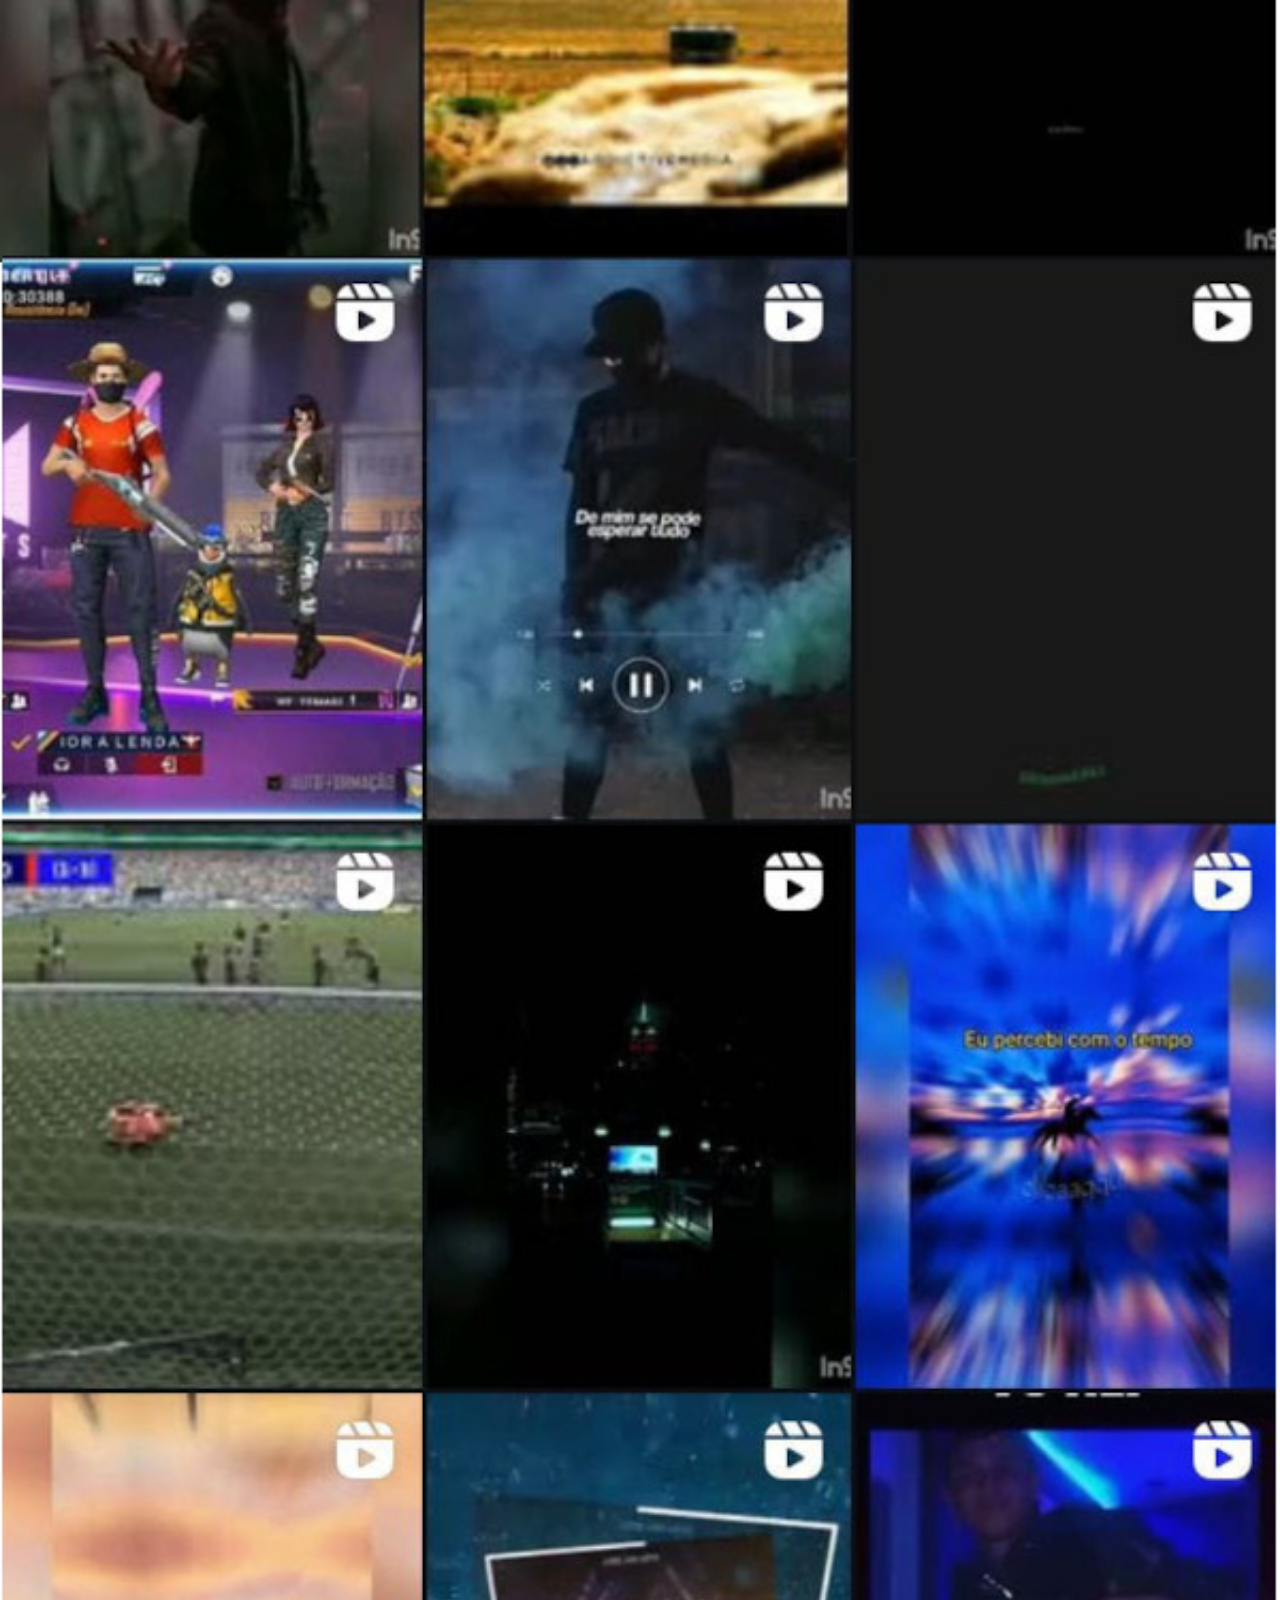
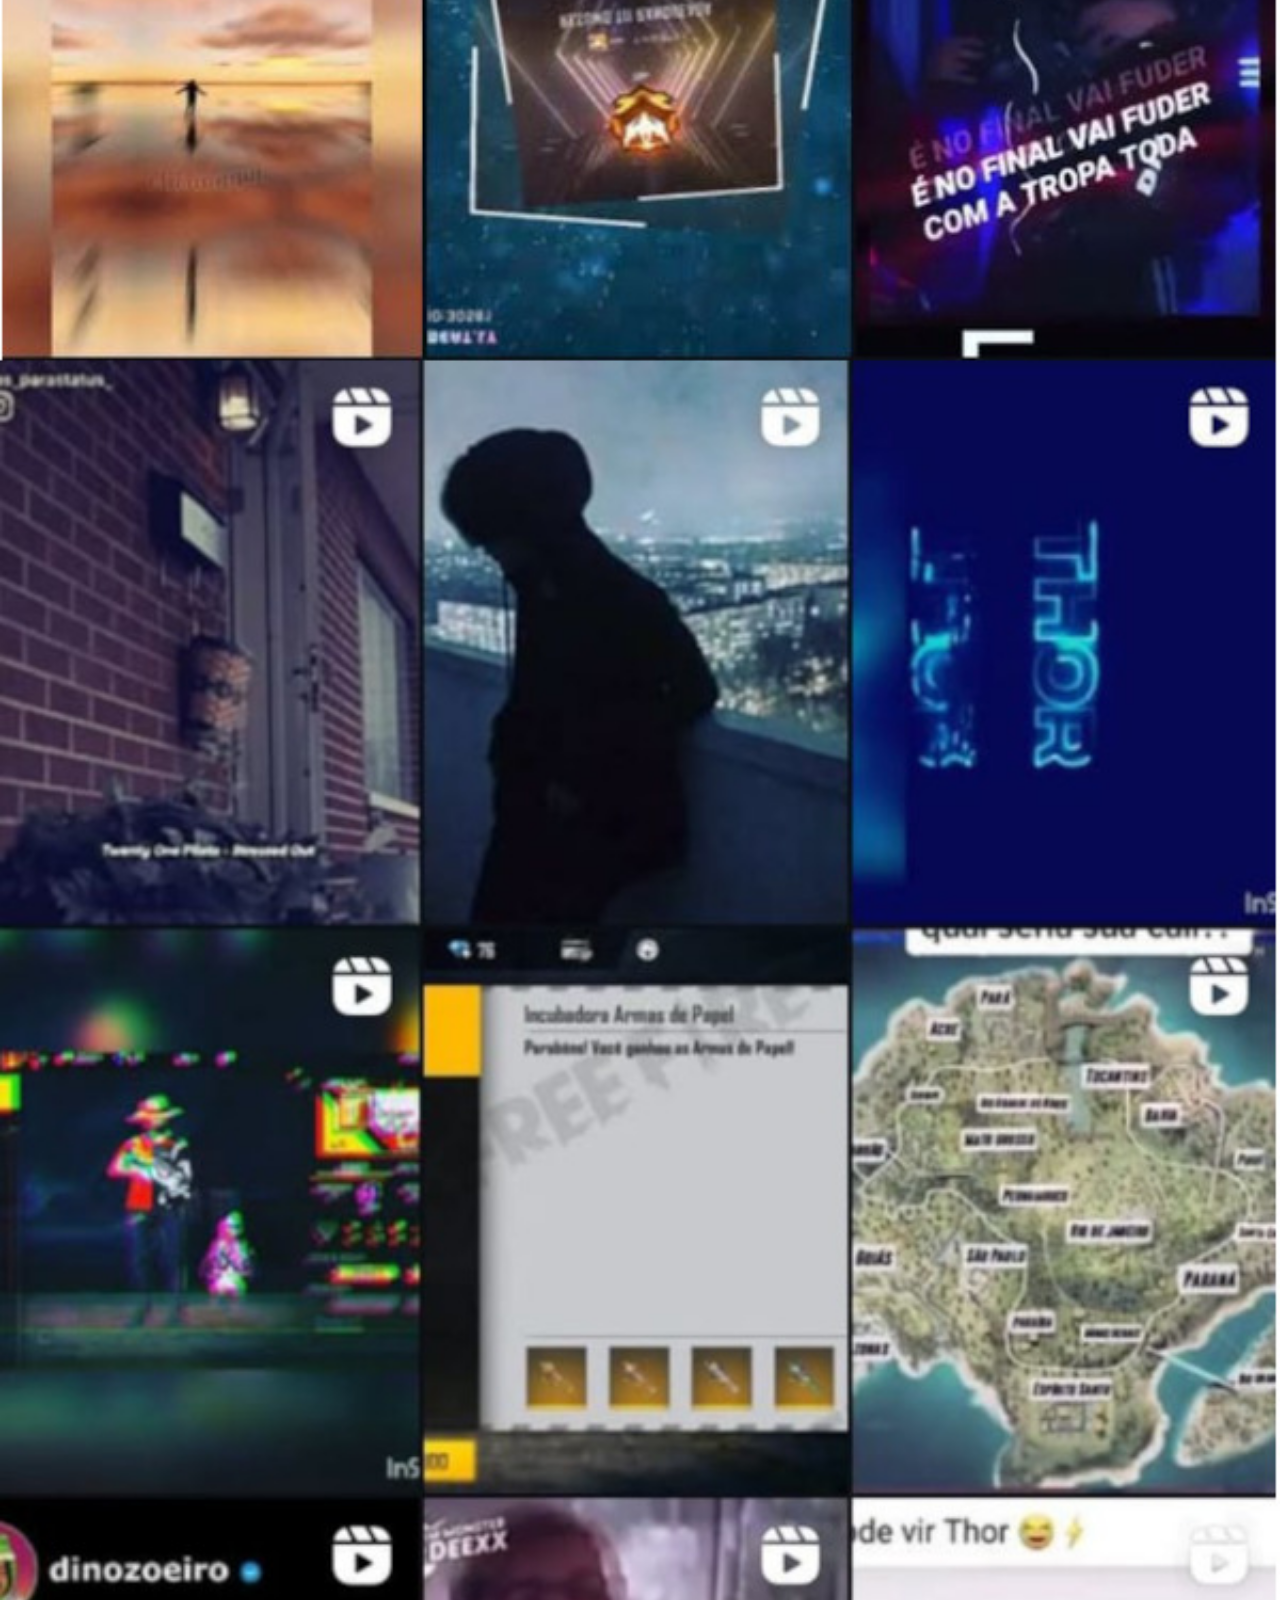
<file: rede-social/paginas/linkedin.html>
<!DOCTYPE html>
<html lang="pt-br">
<head>
    <meta charset="UTF-8">
    <meta name="viewport" content="width=device-width, initial-scale=1.0">
    <link rel="shortcut icon" href="../imagens/linkedin-logo.png" type="image/x-icon">
    <title>LinkedIn</title>
    <link rel="stylesheet" href="estilos/sociais.css">
</head>
<body>
    <img src="../imagens/tela-instagram.jpg" alt="Imagem do LinkedIn">
    <p>
        Acesse o meu <br> LinkedIn Profissional <a href="https://www.linkedin.com/in/josegabrieldev/" target="_blank">LinkedIn</a>
    </p>
</body>
</html>
</file>
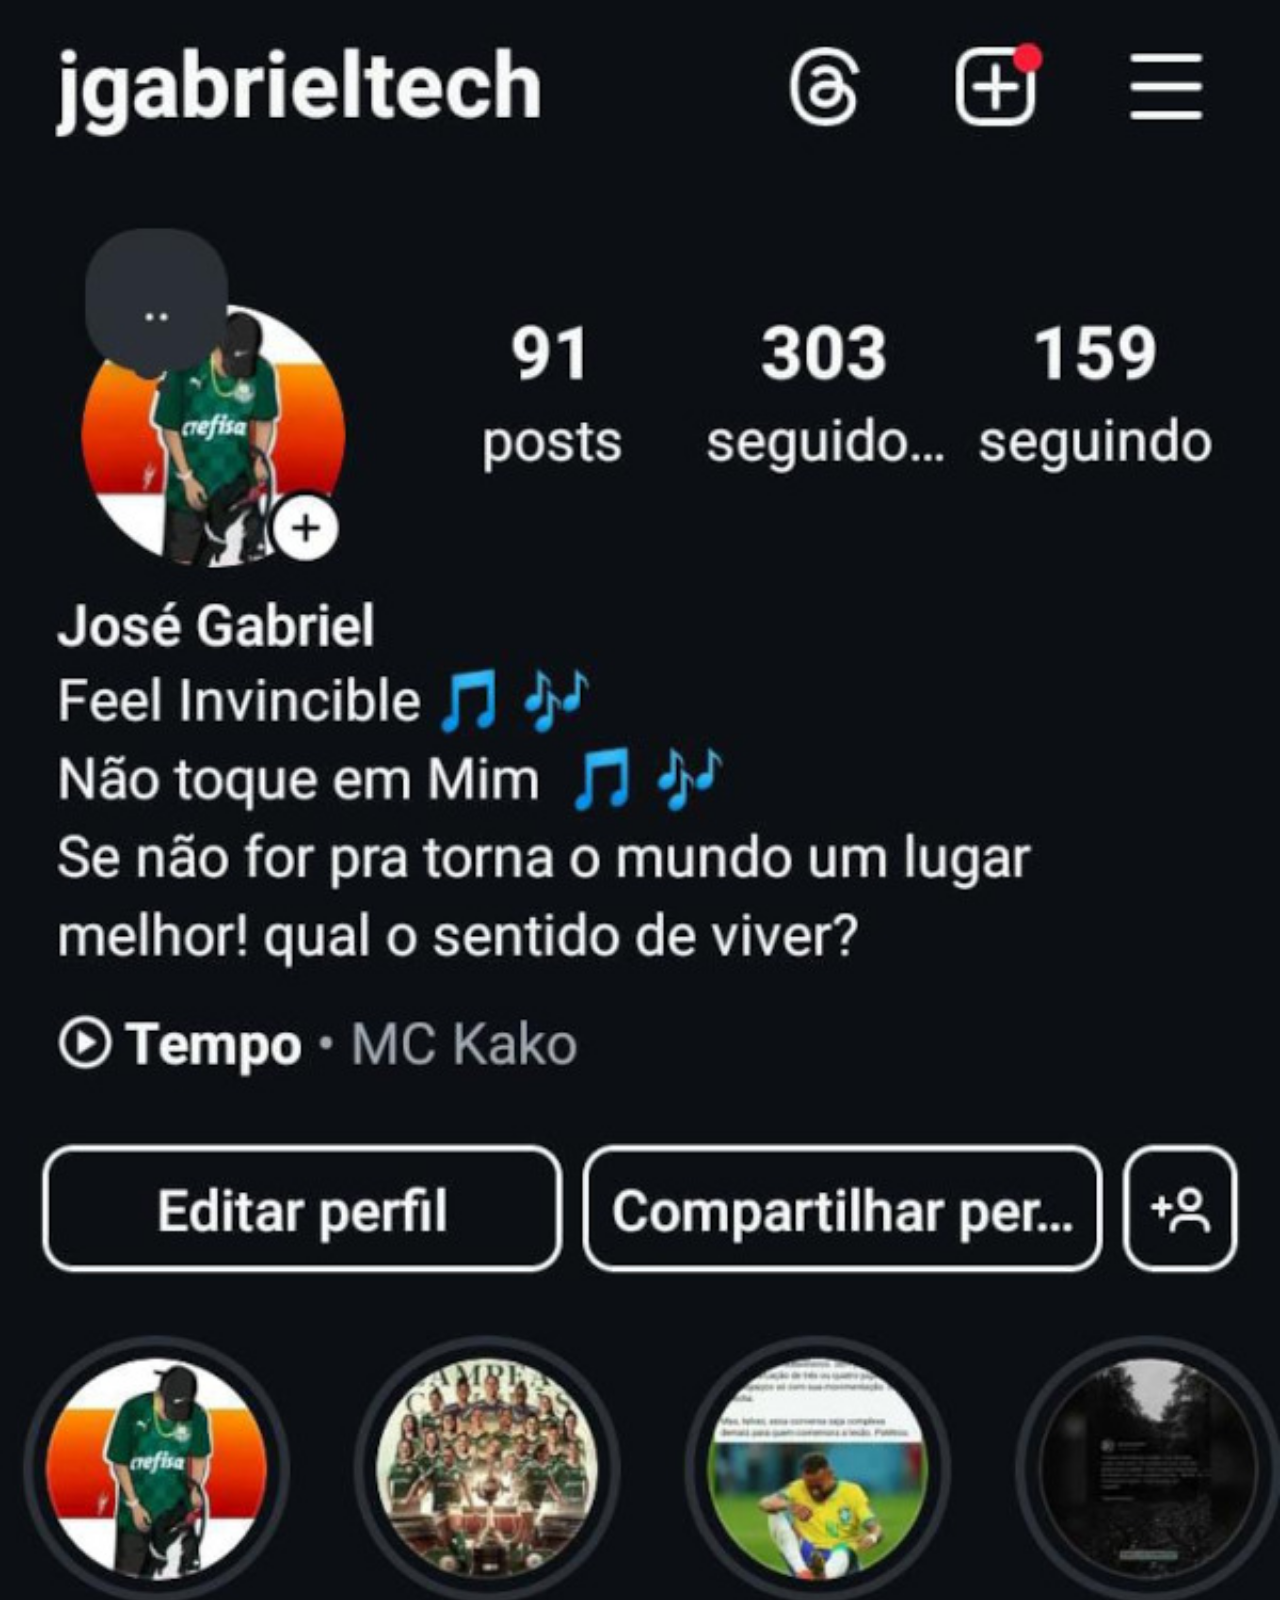
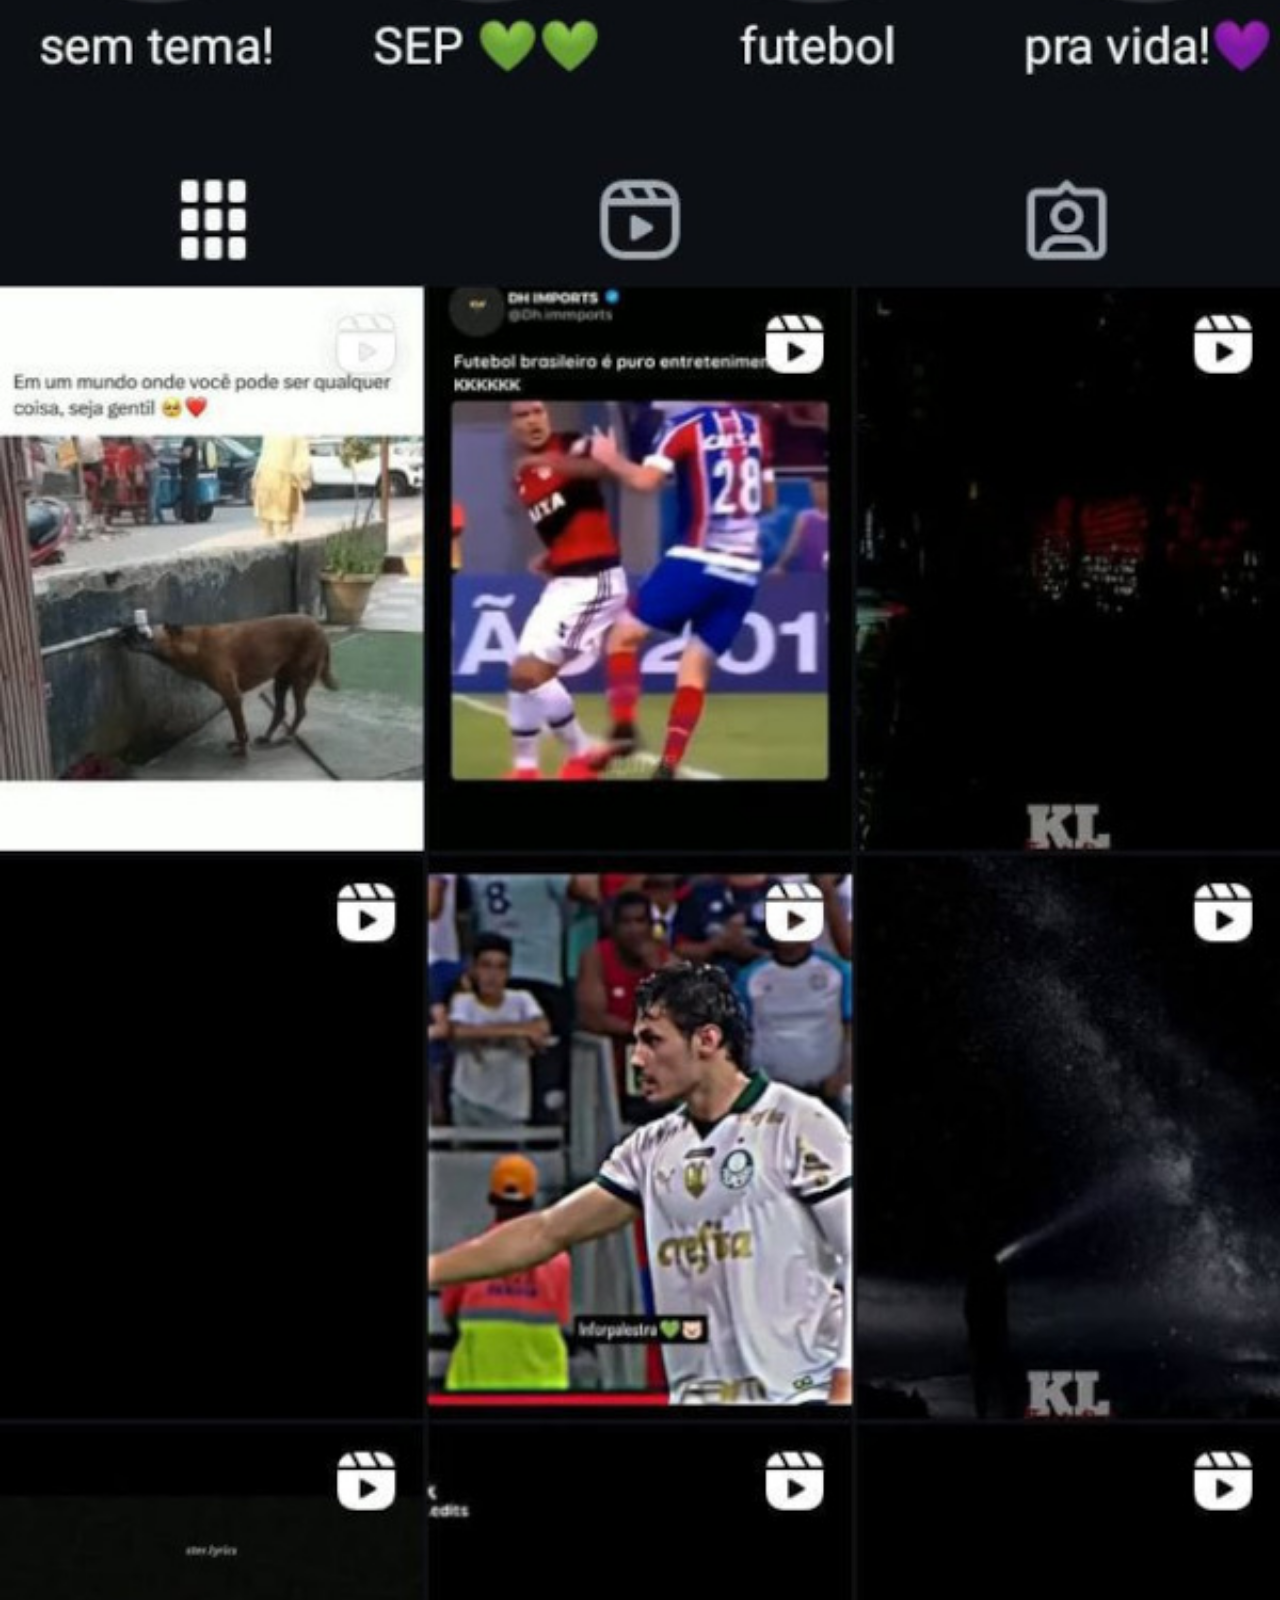
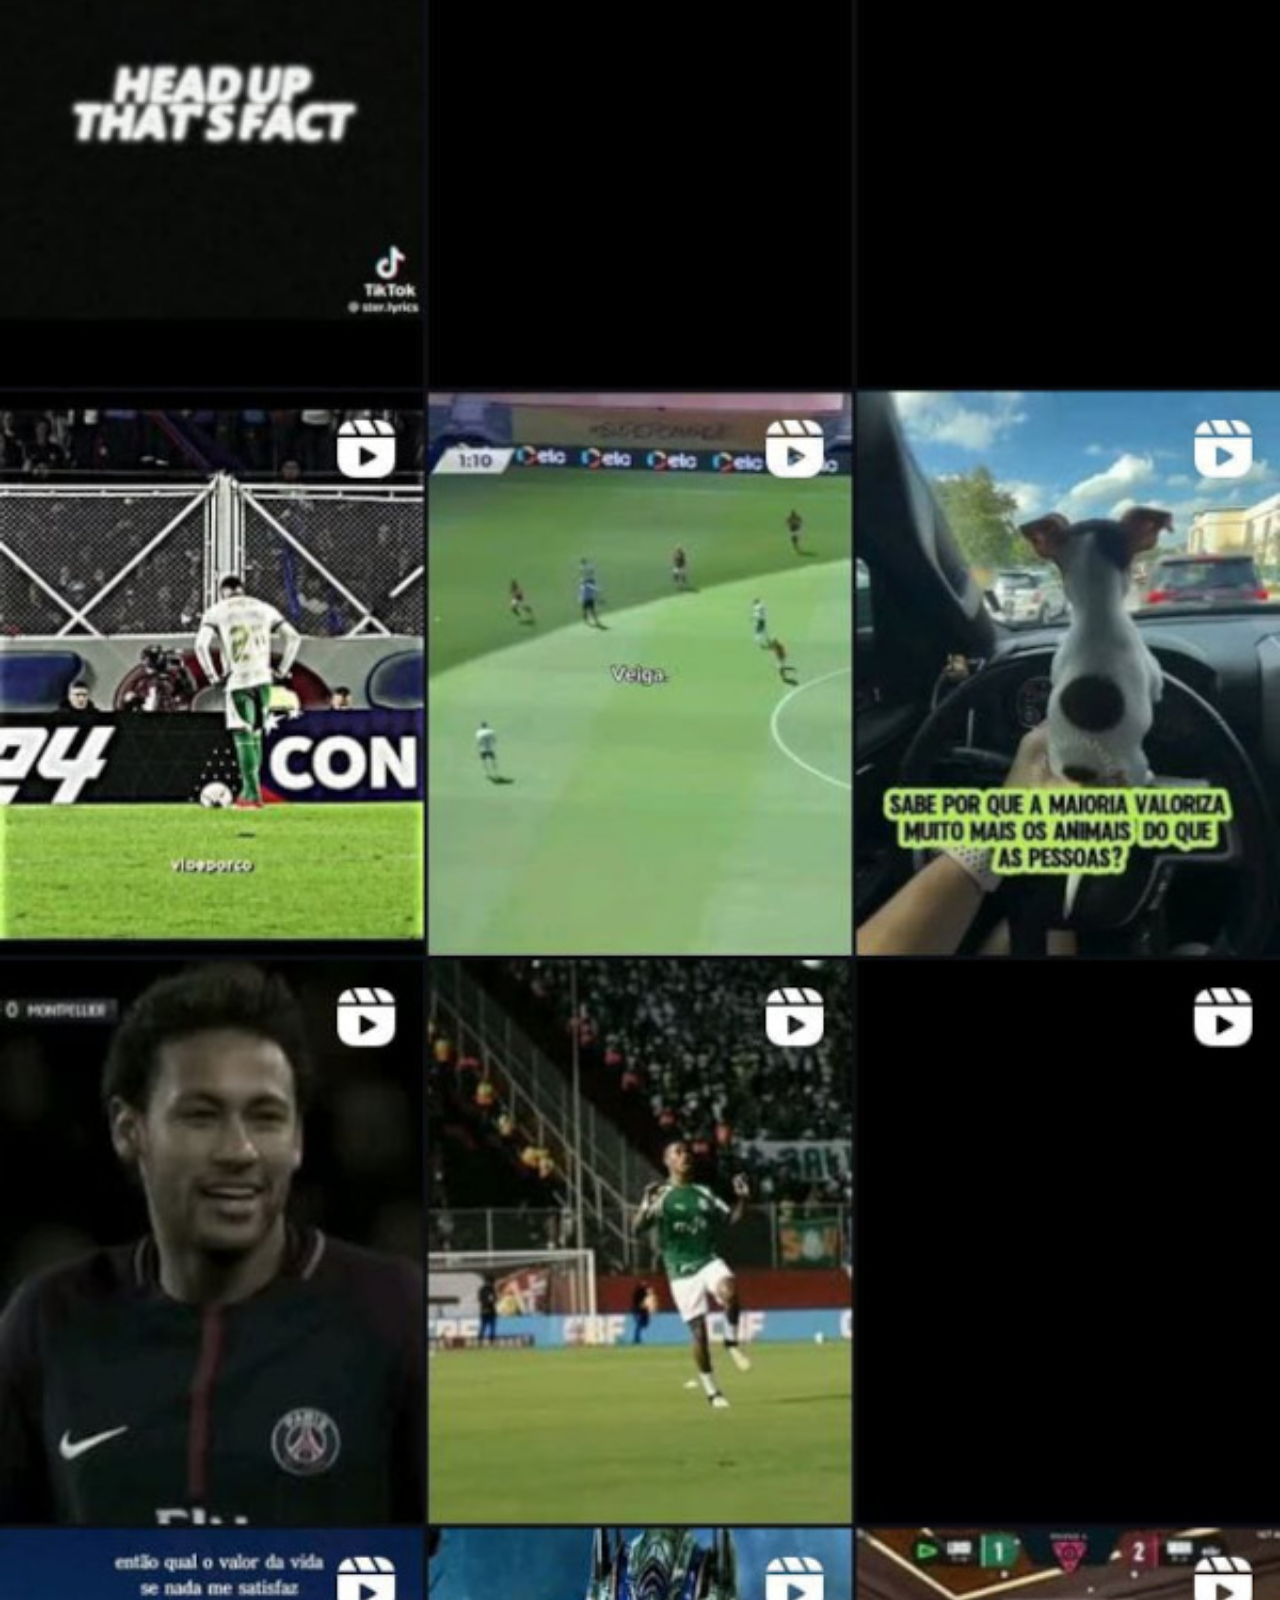
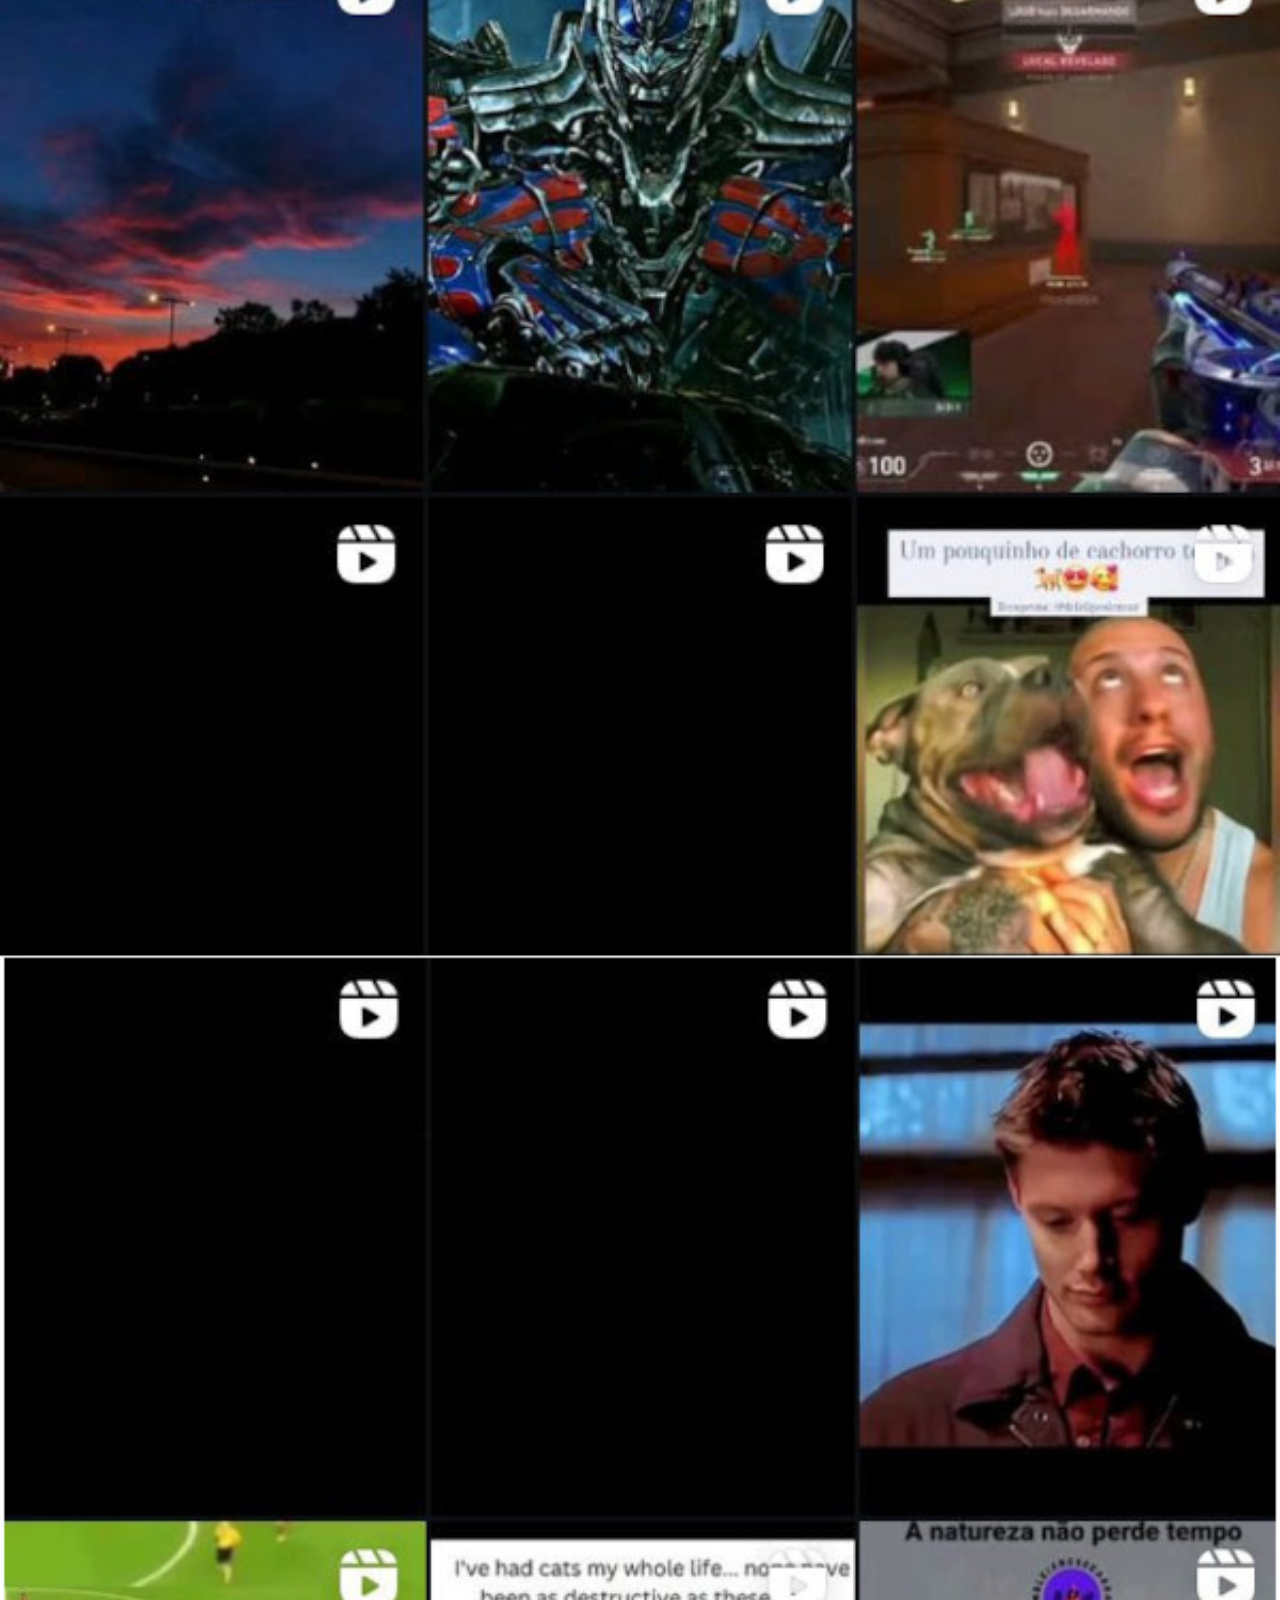
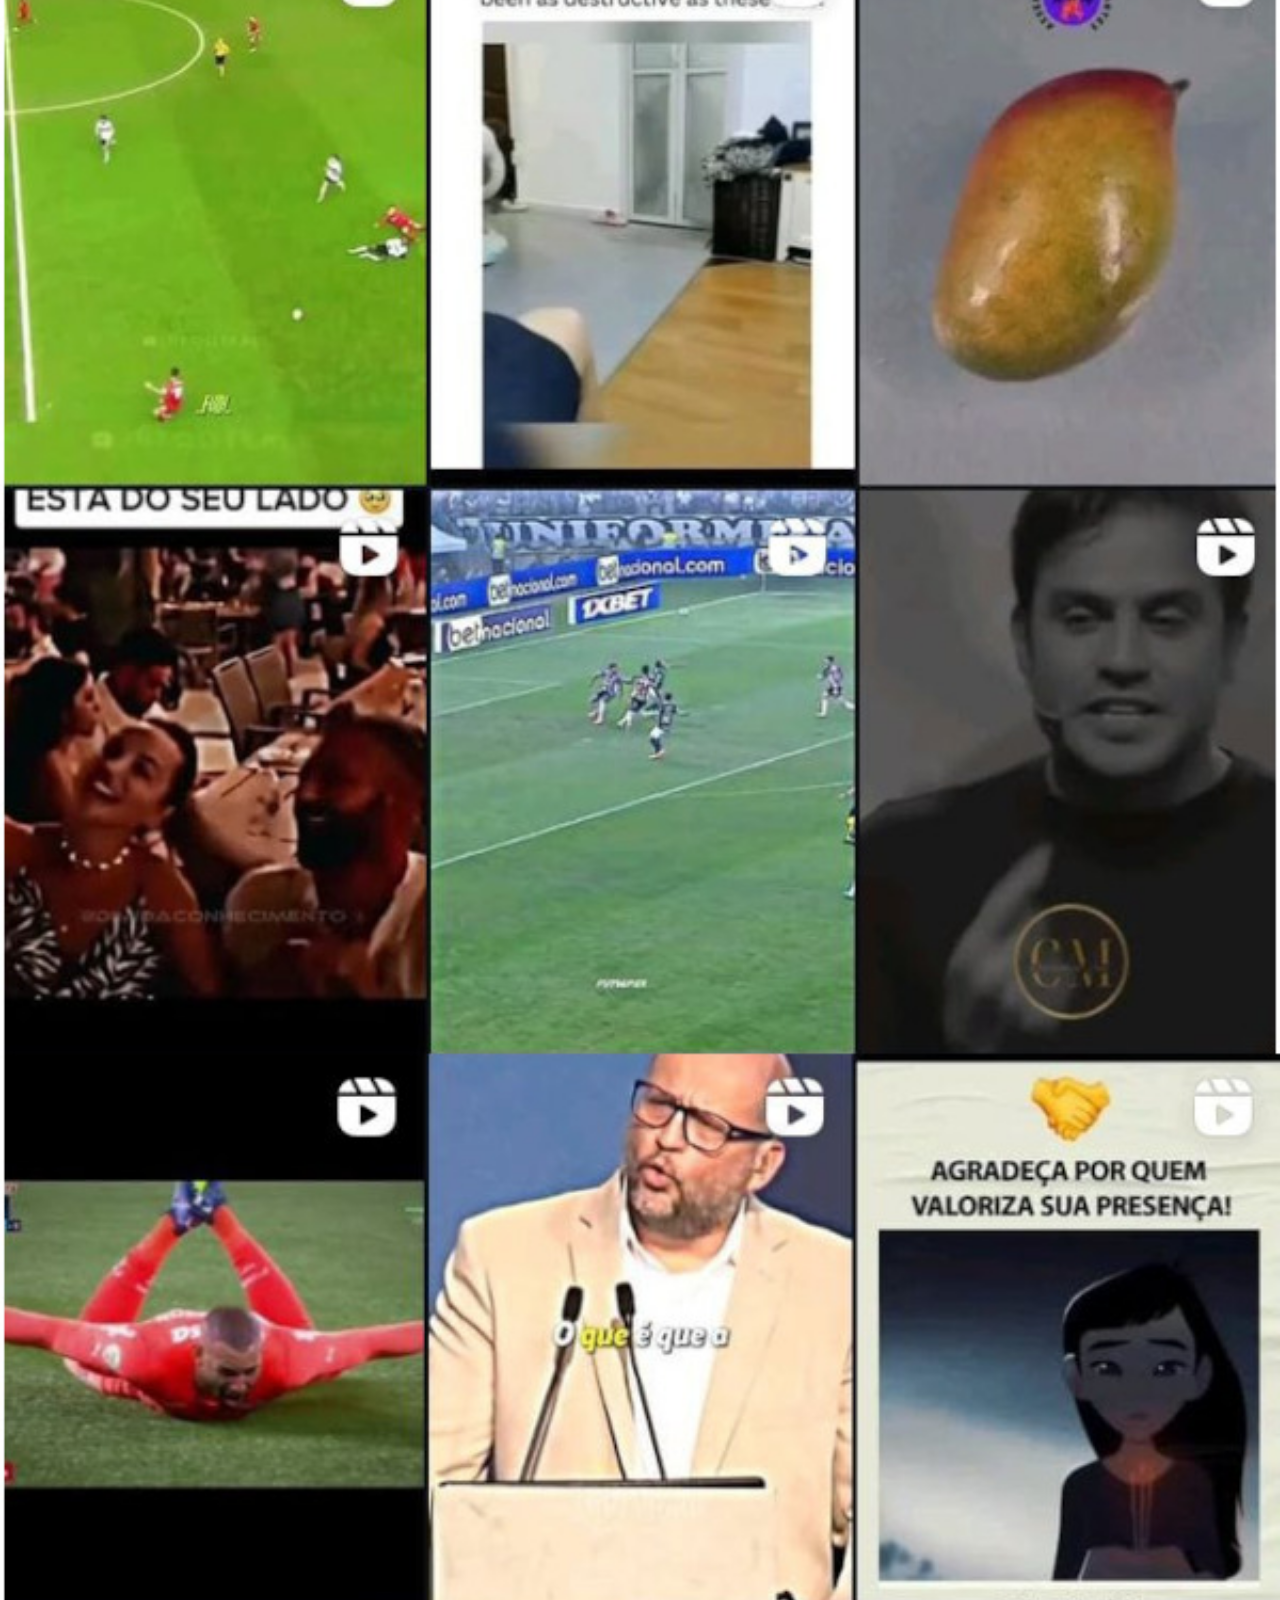
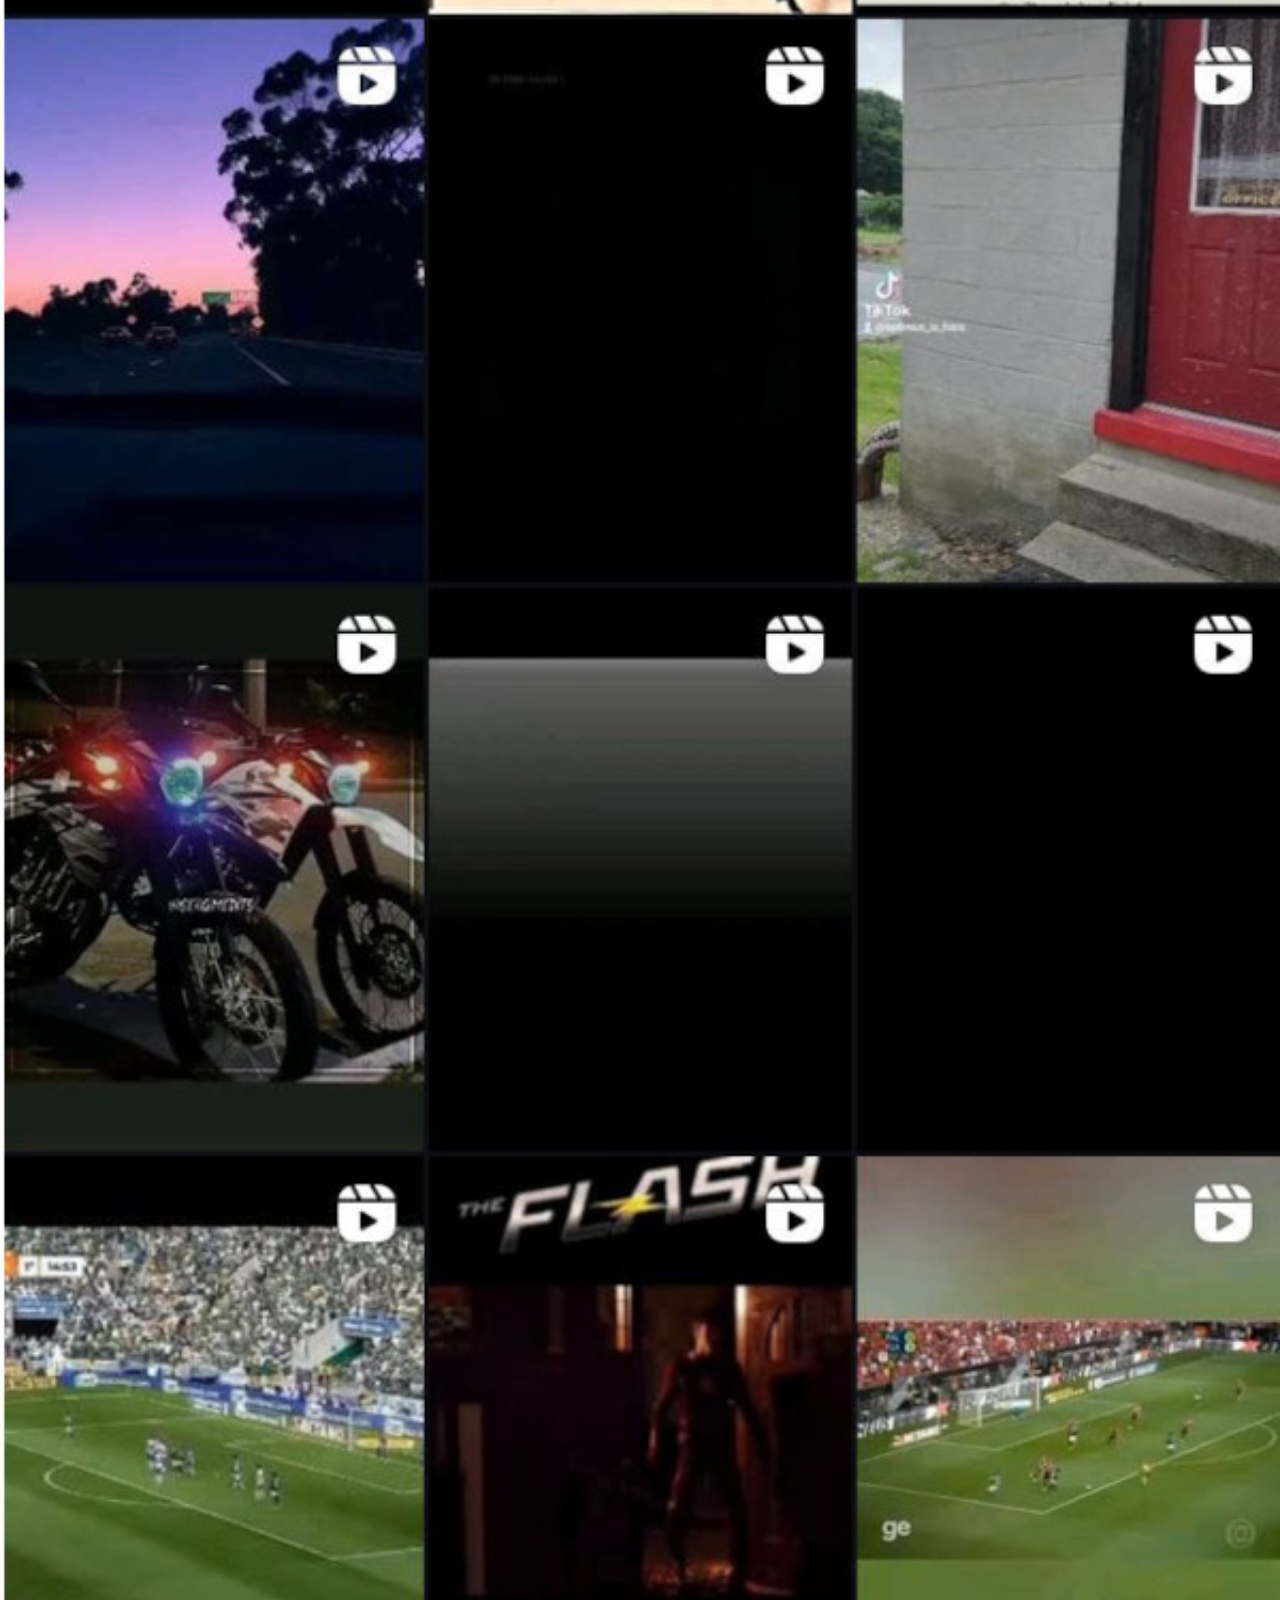
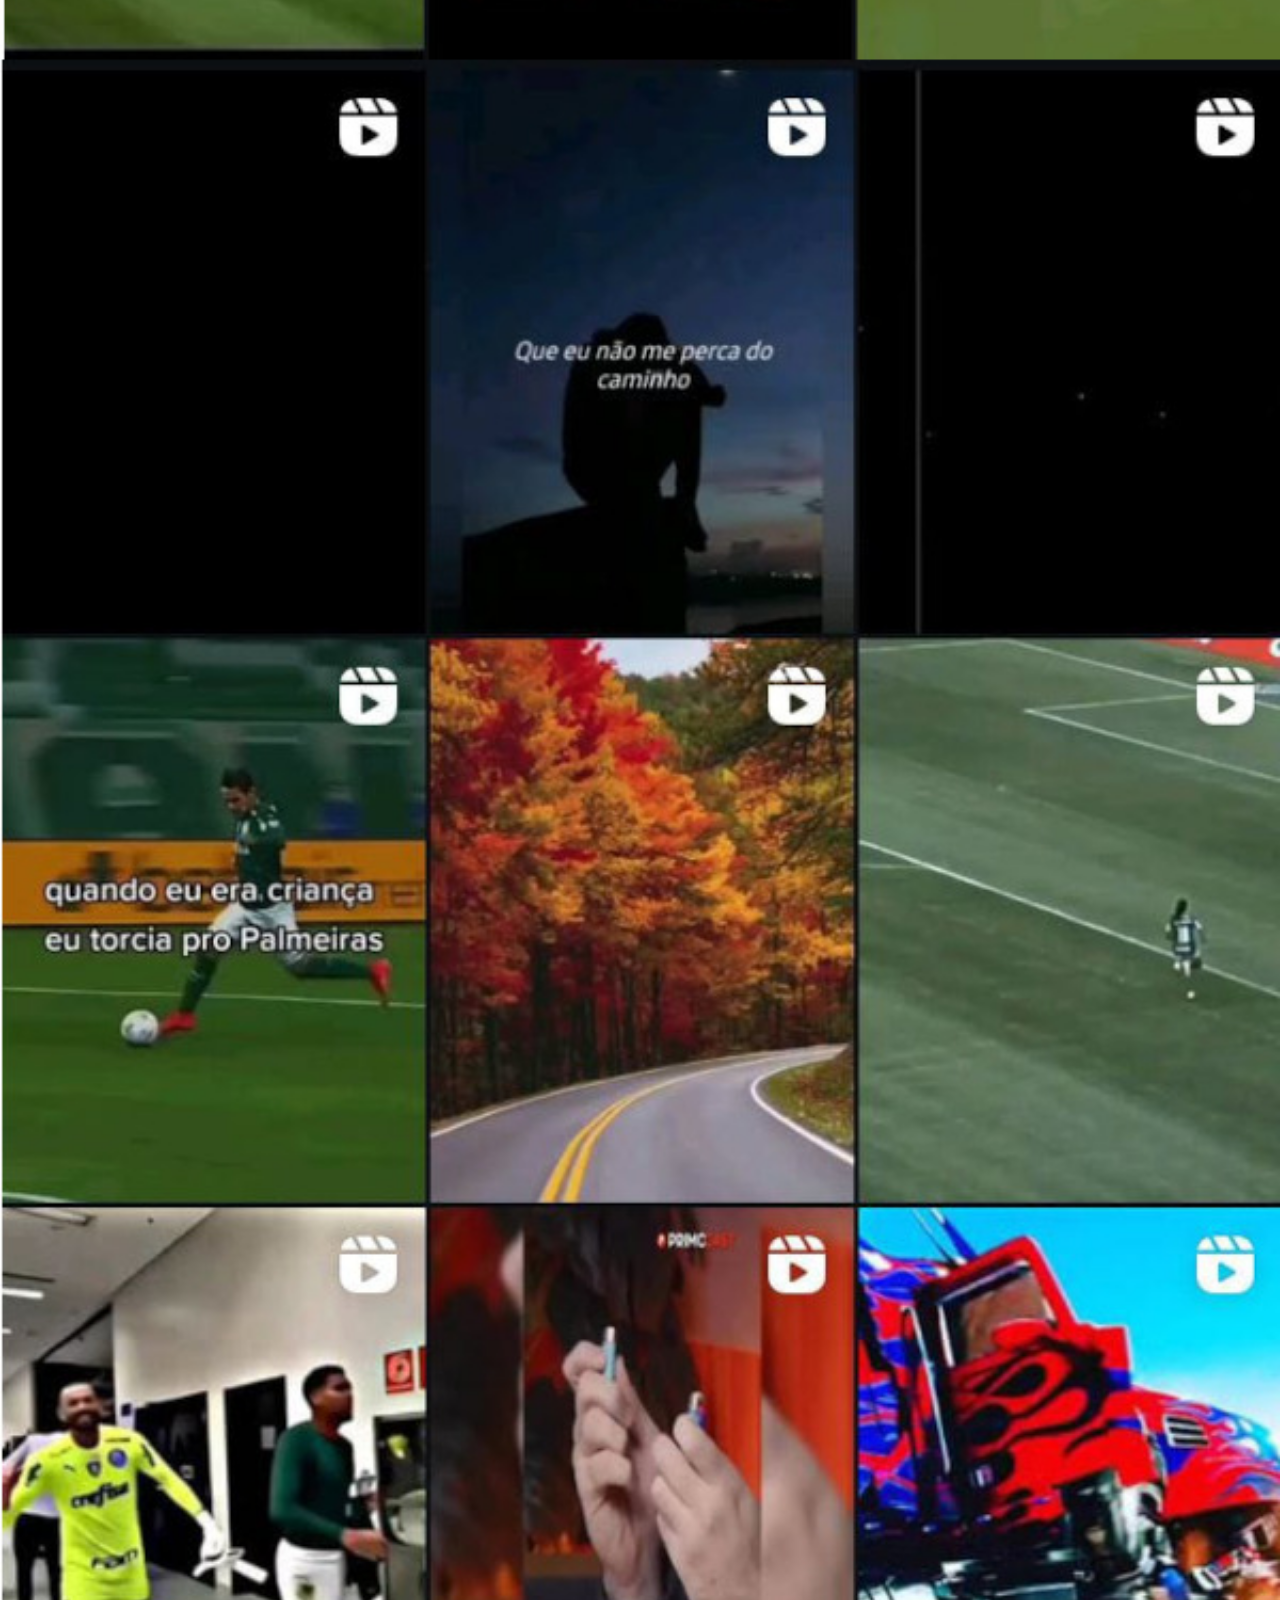
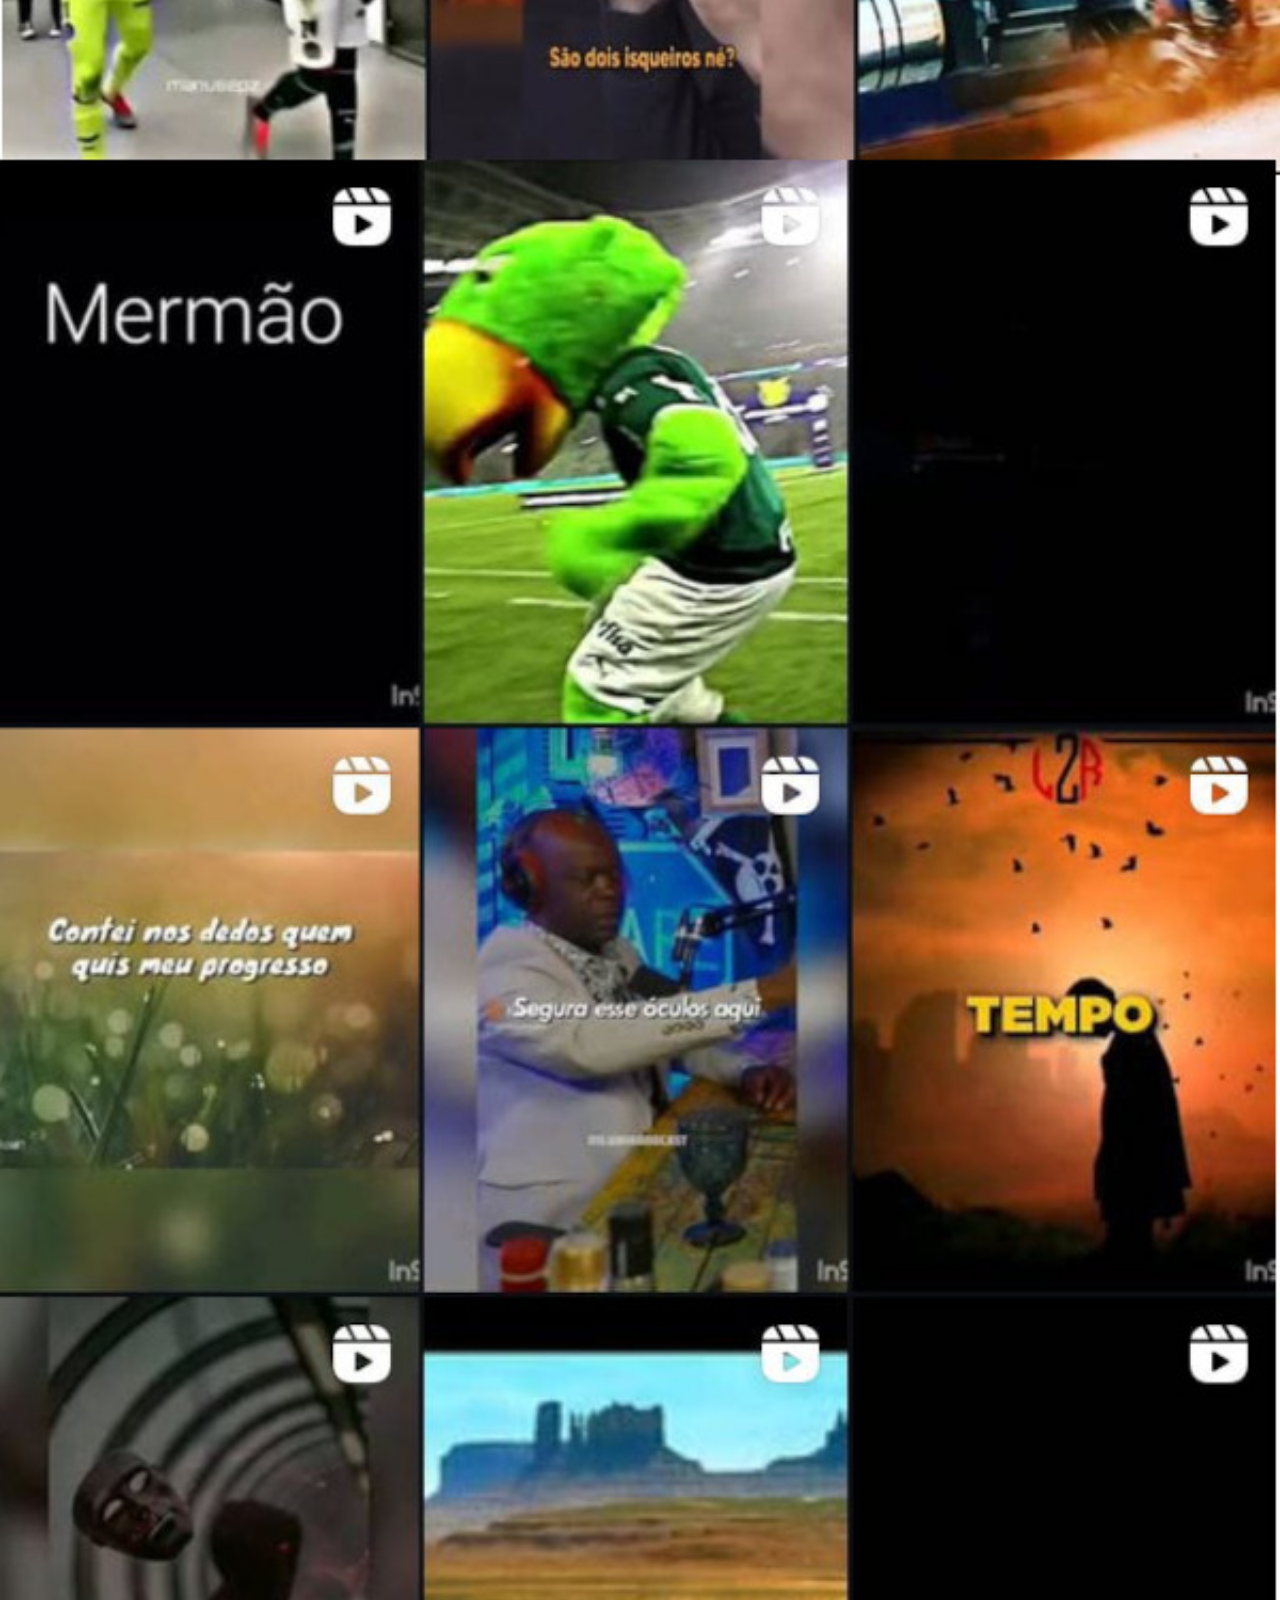
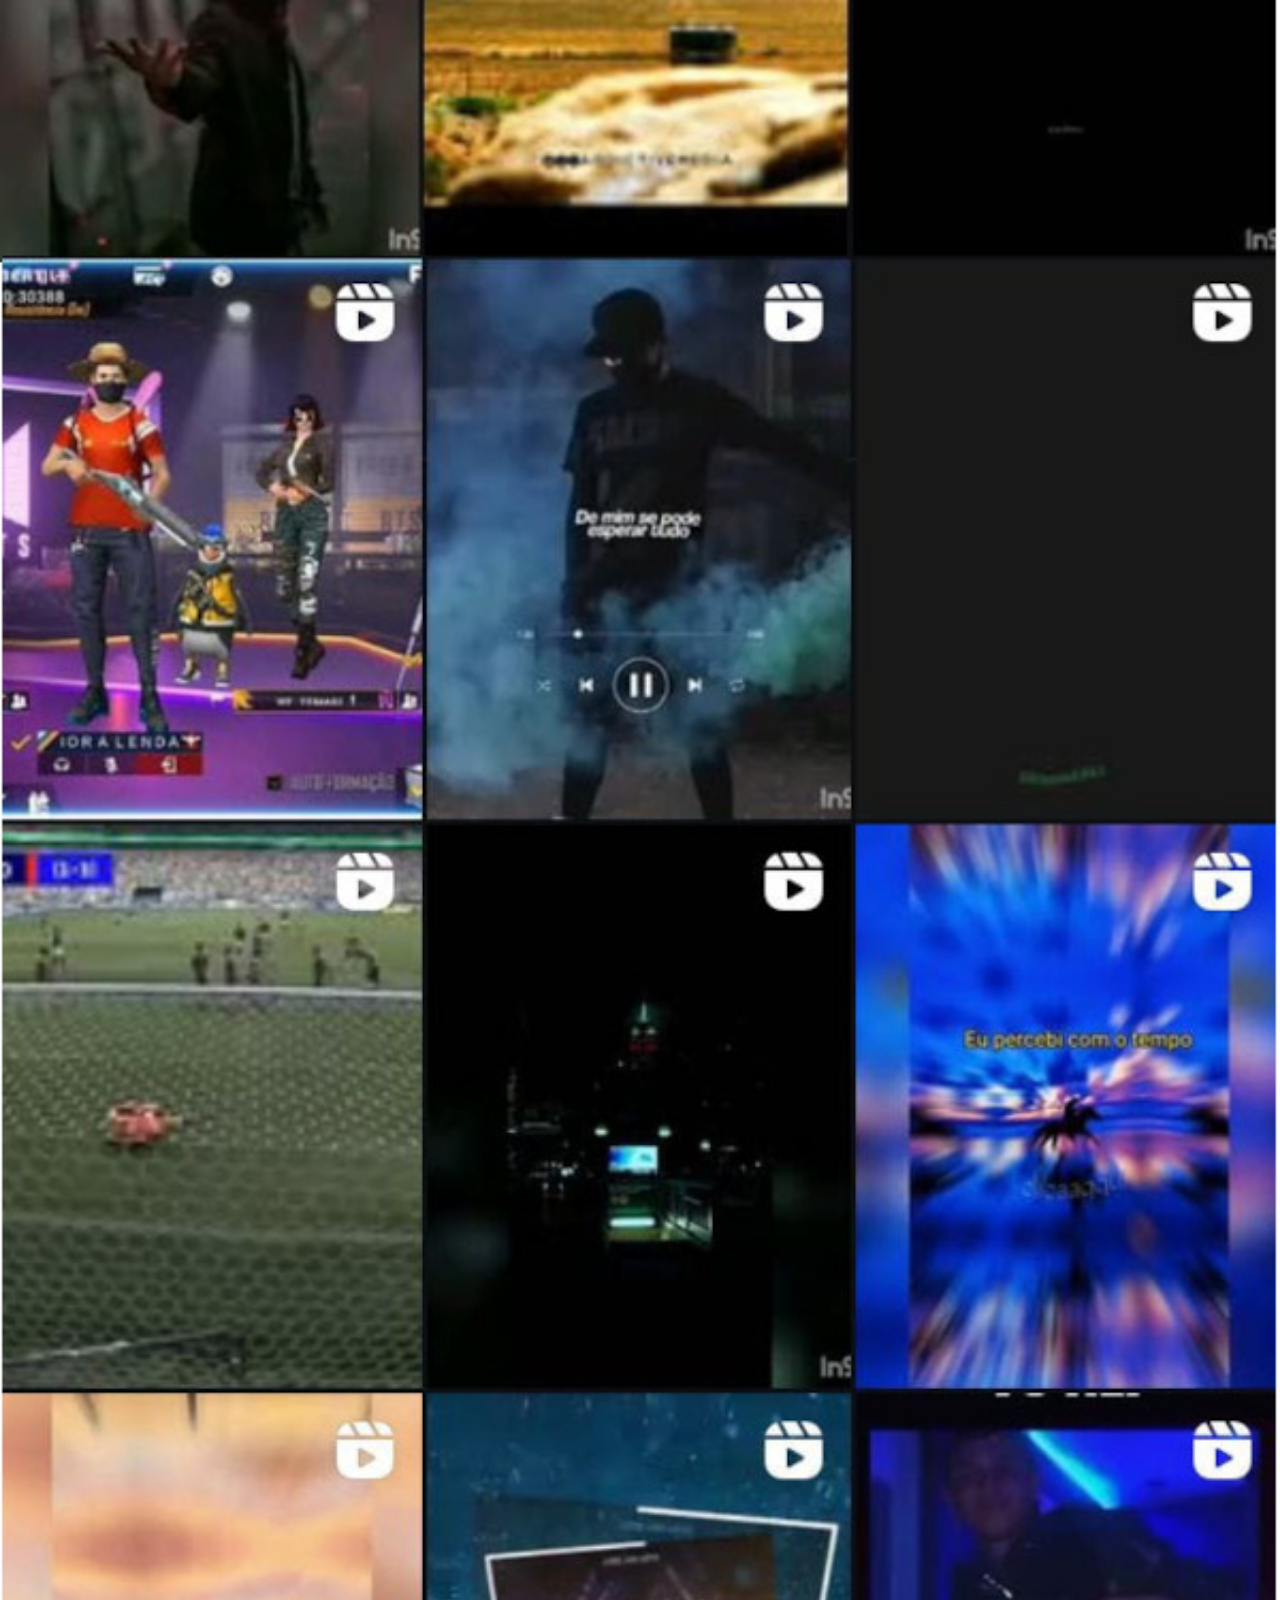
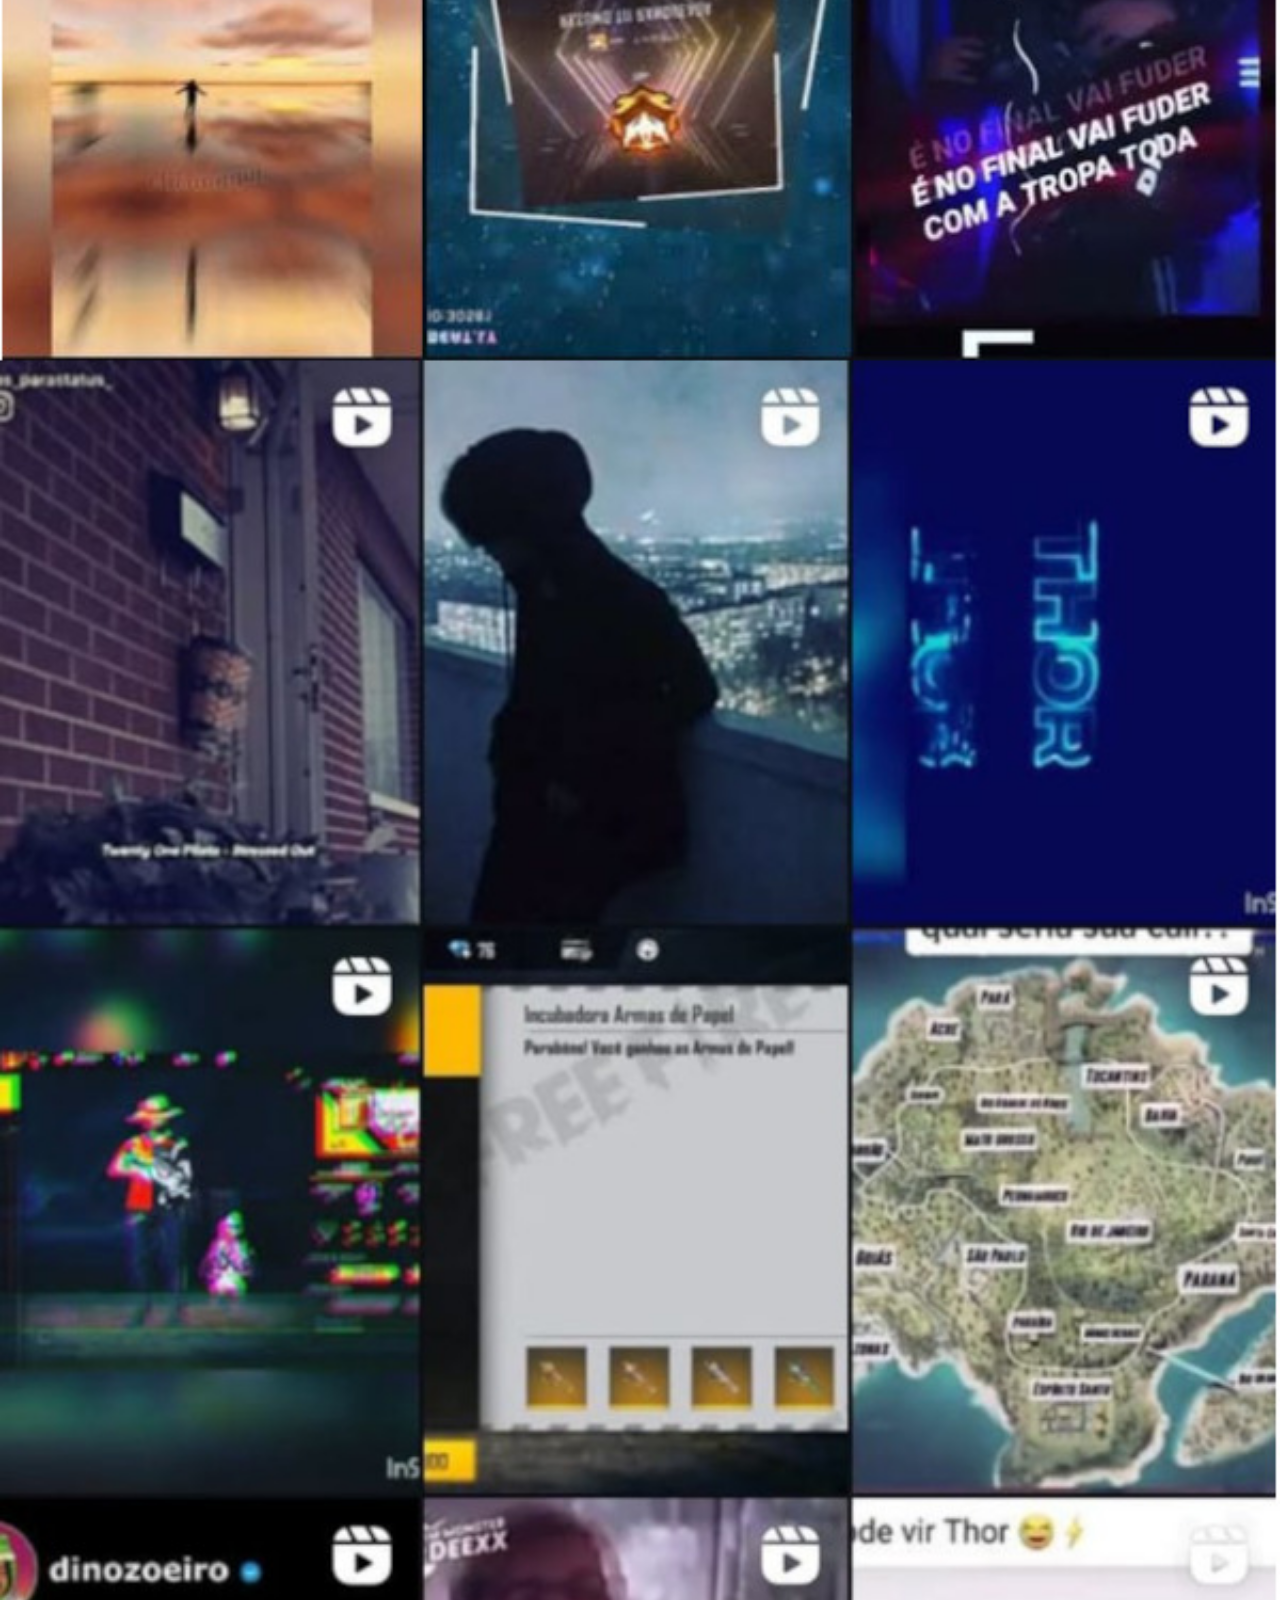
<file: rede-social/paginas/tiktok.html>
<!DOCTYPE html>
<html lang="pt-br">
<head>
    <meta charset="UTF-8">
    <meta name="viewport" content="width=device-width, initial-scale=1.0">
    <title>TikTok</title>
    <link rel="stylesheet" href="estilos/sociais.css">
    <link rel="shortcut icon" href="../imagens/tiktok-logo.png" type="image/x-icon">
</head>
<body>
    <img src="../imagens/tela-instagram.jpg" alt="Imagem TikTok">
    <p>
        Me segue lá! <br> TikTok Pessoal <a href="https://www.tiktok.com/@thor.a.lenda?_t=ZM-8yZnzaX27ei&_r=1" target="_blank">Tik Tok</a>
    </p>
</body>
</html>
</file>
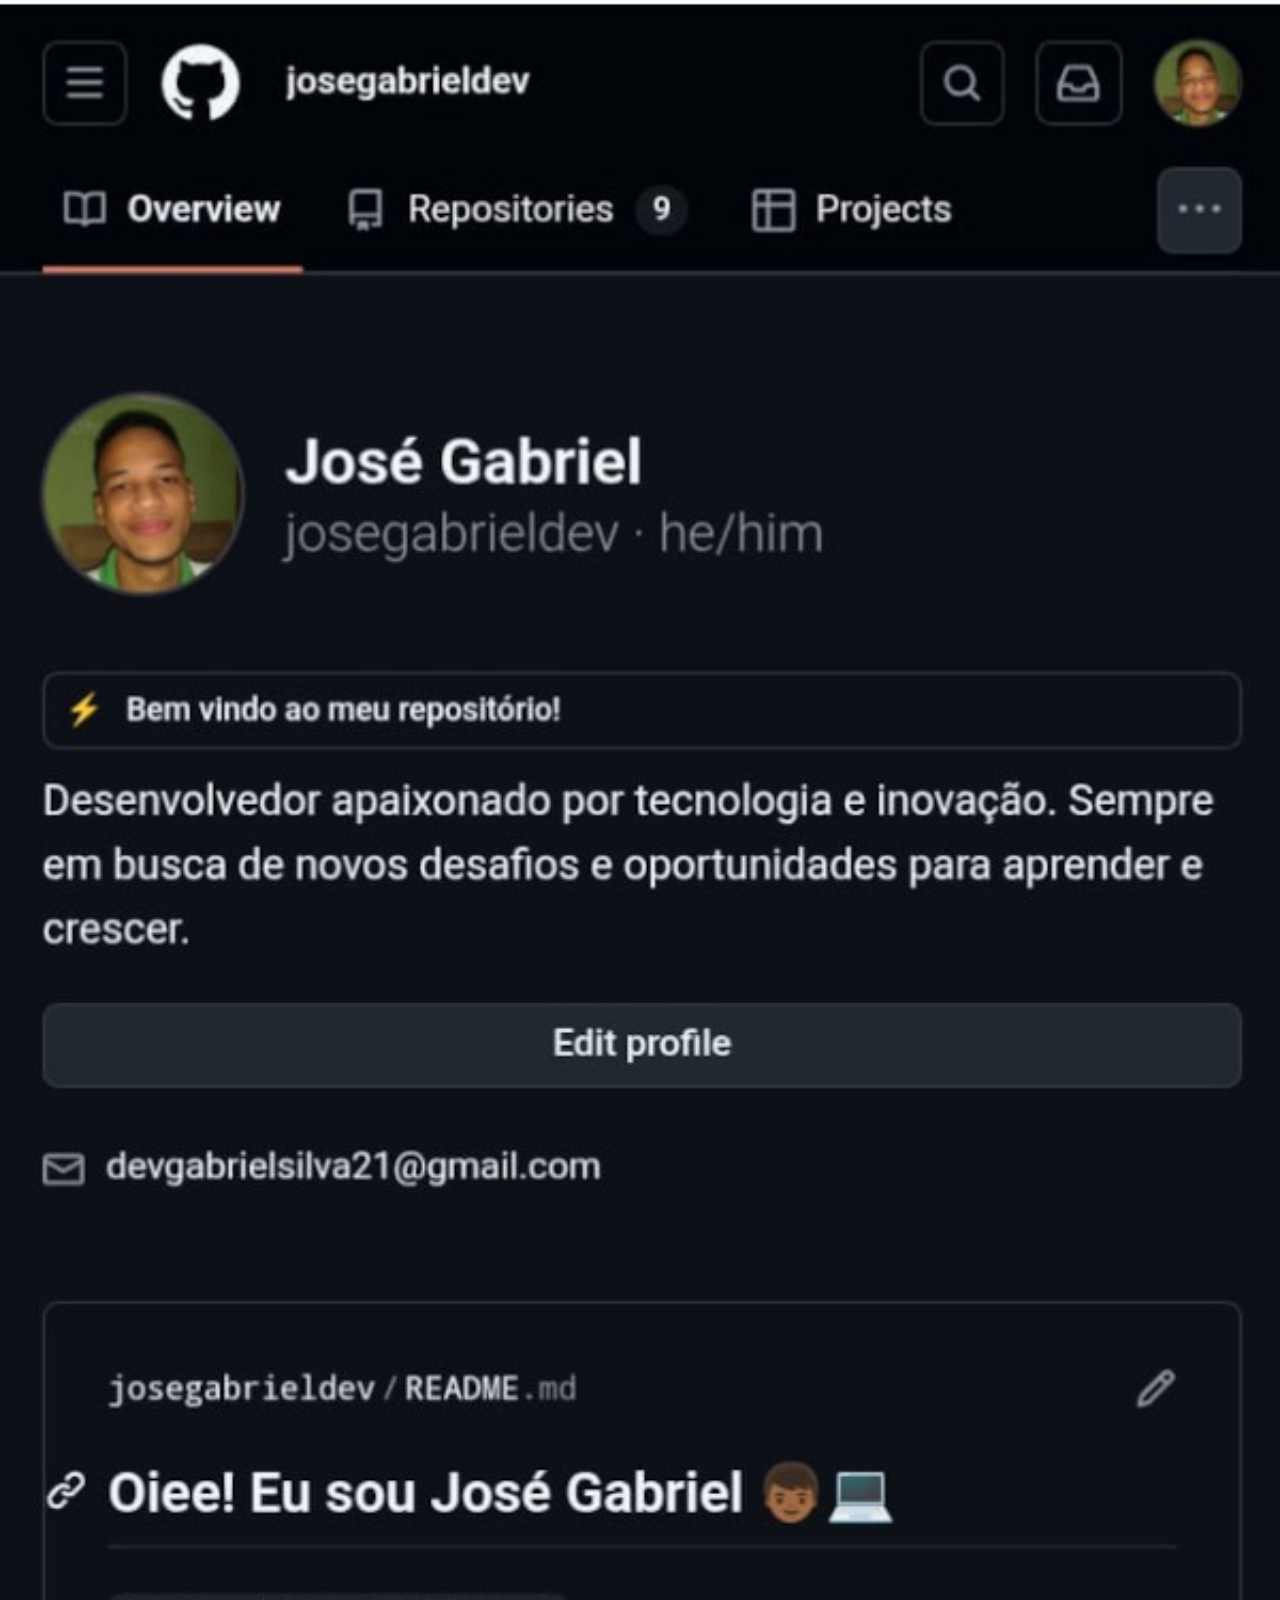
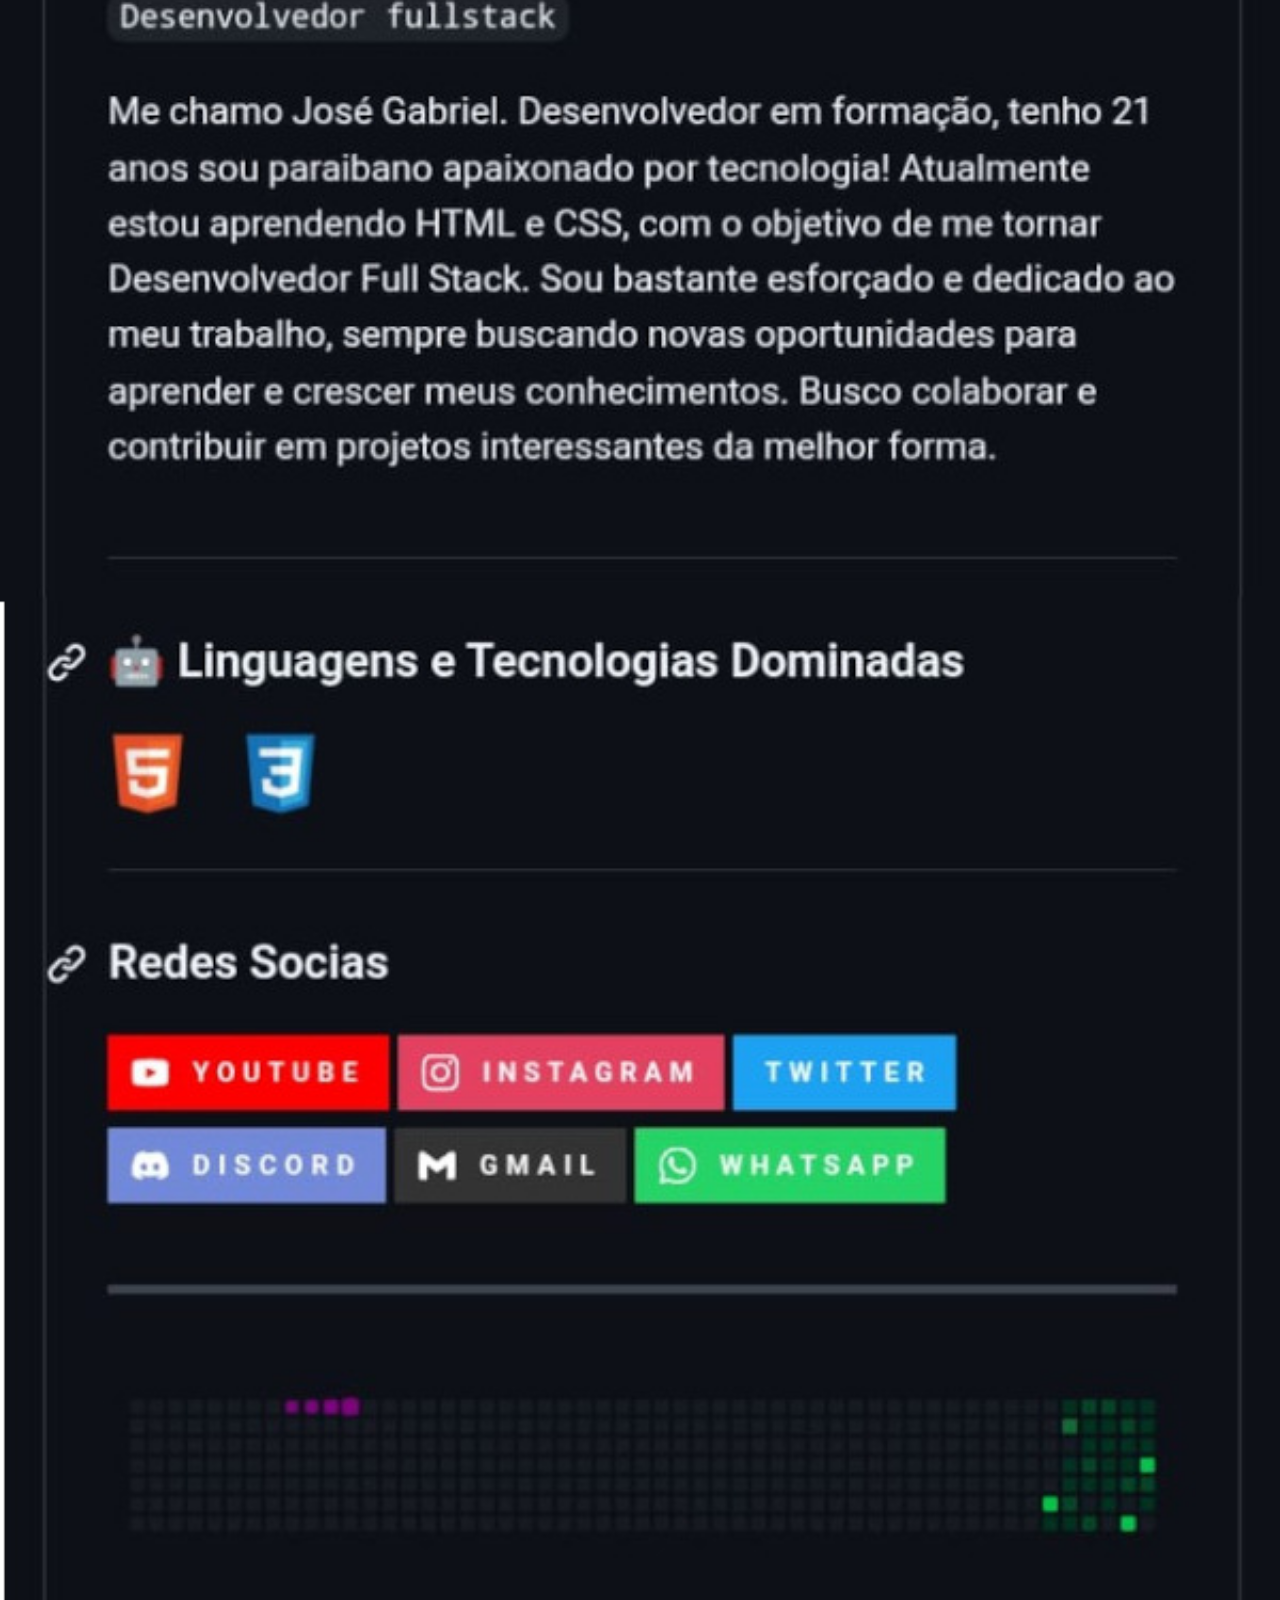
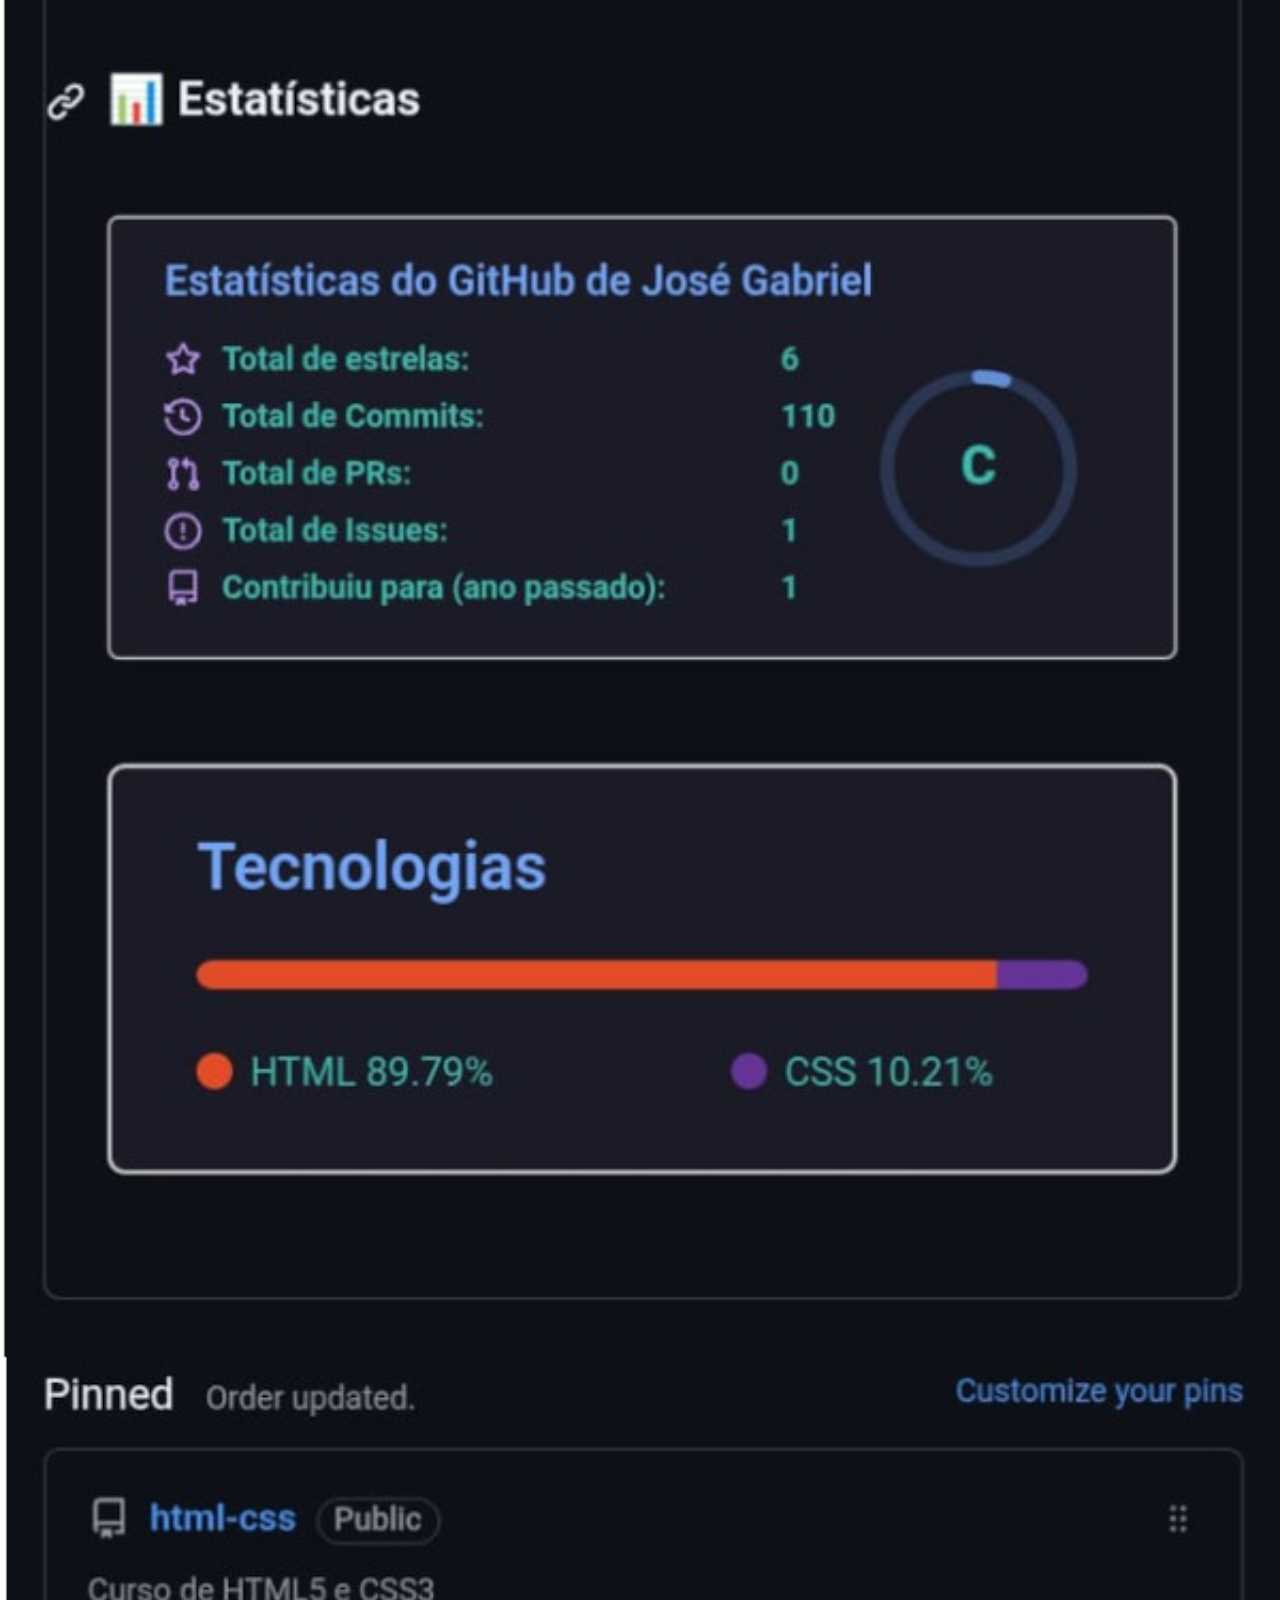
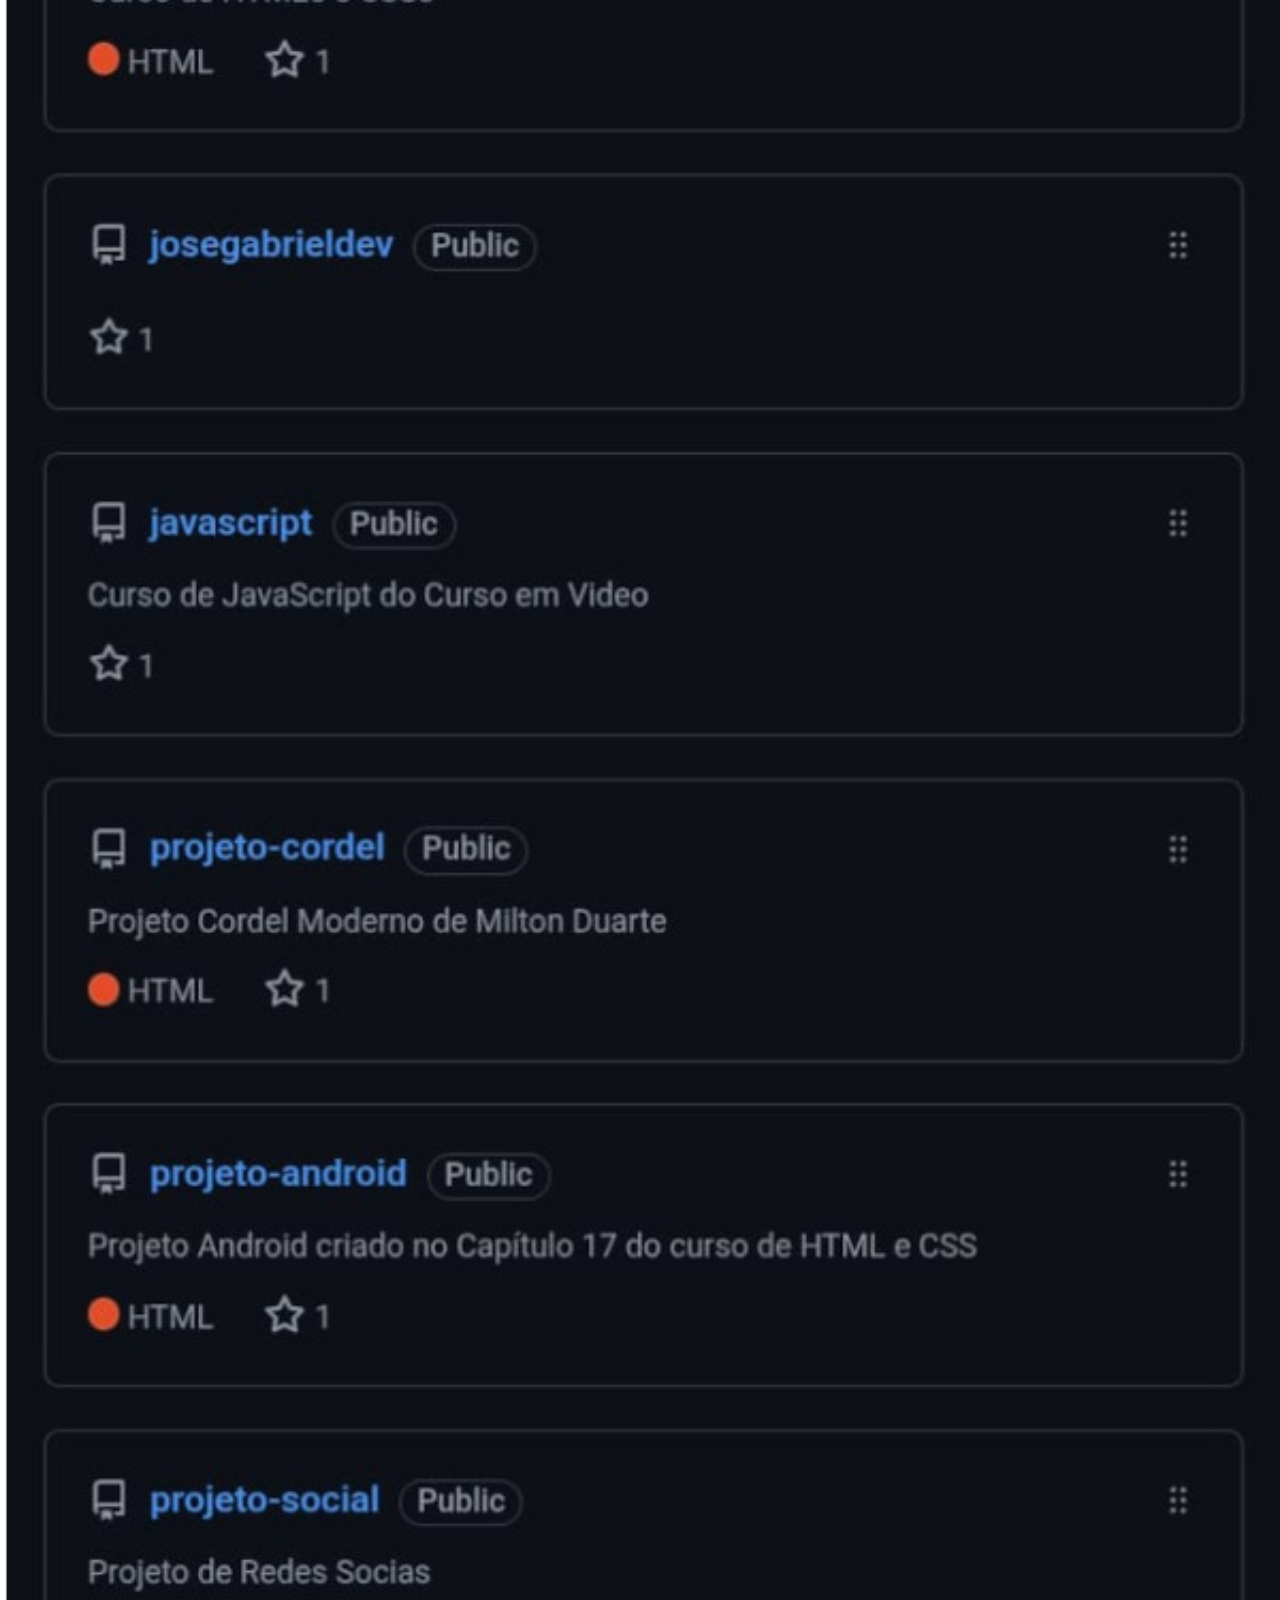
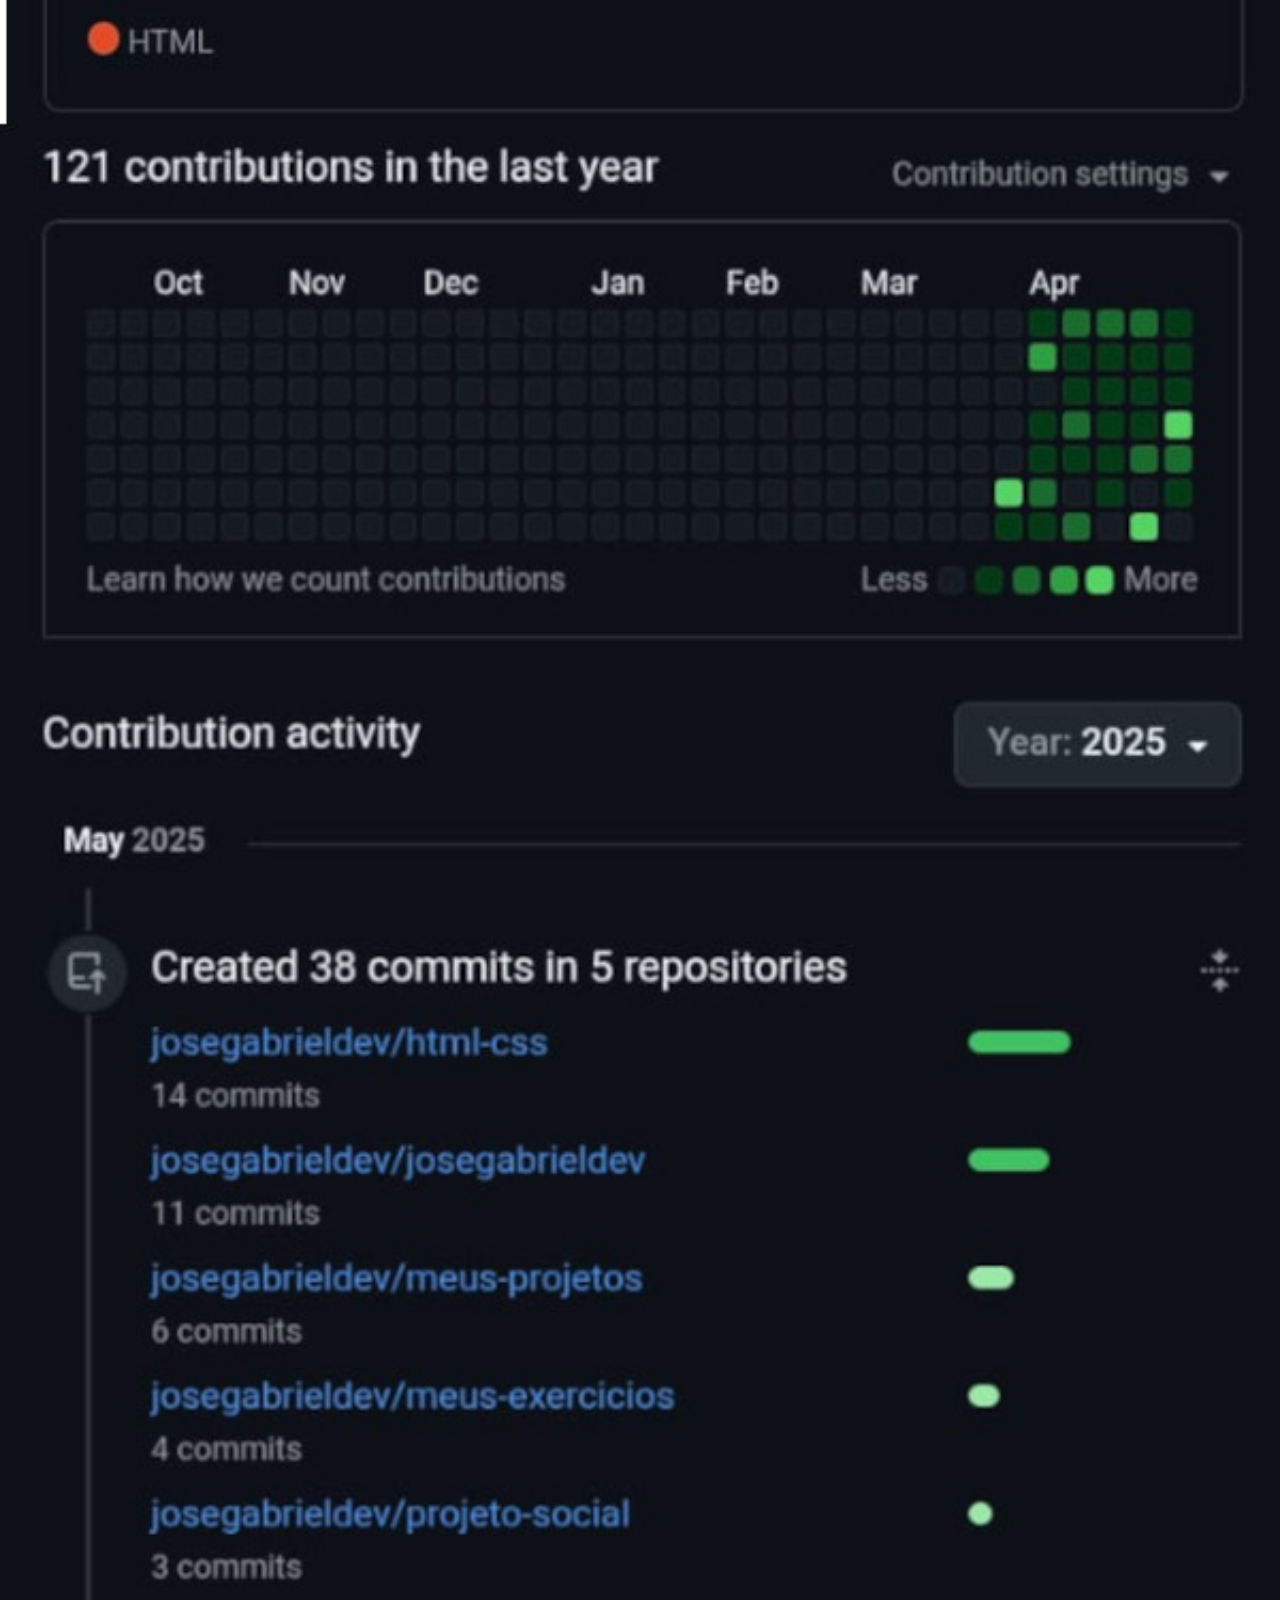
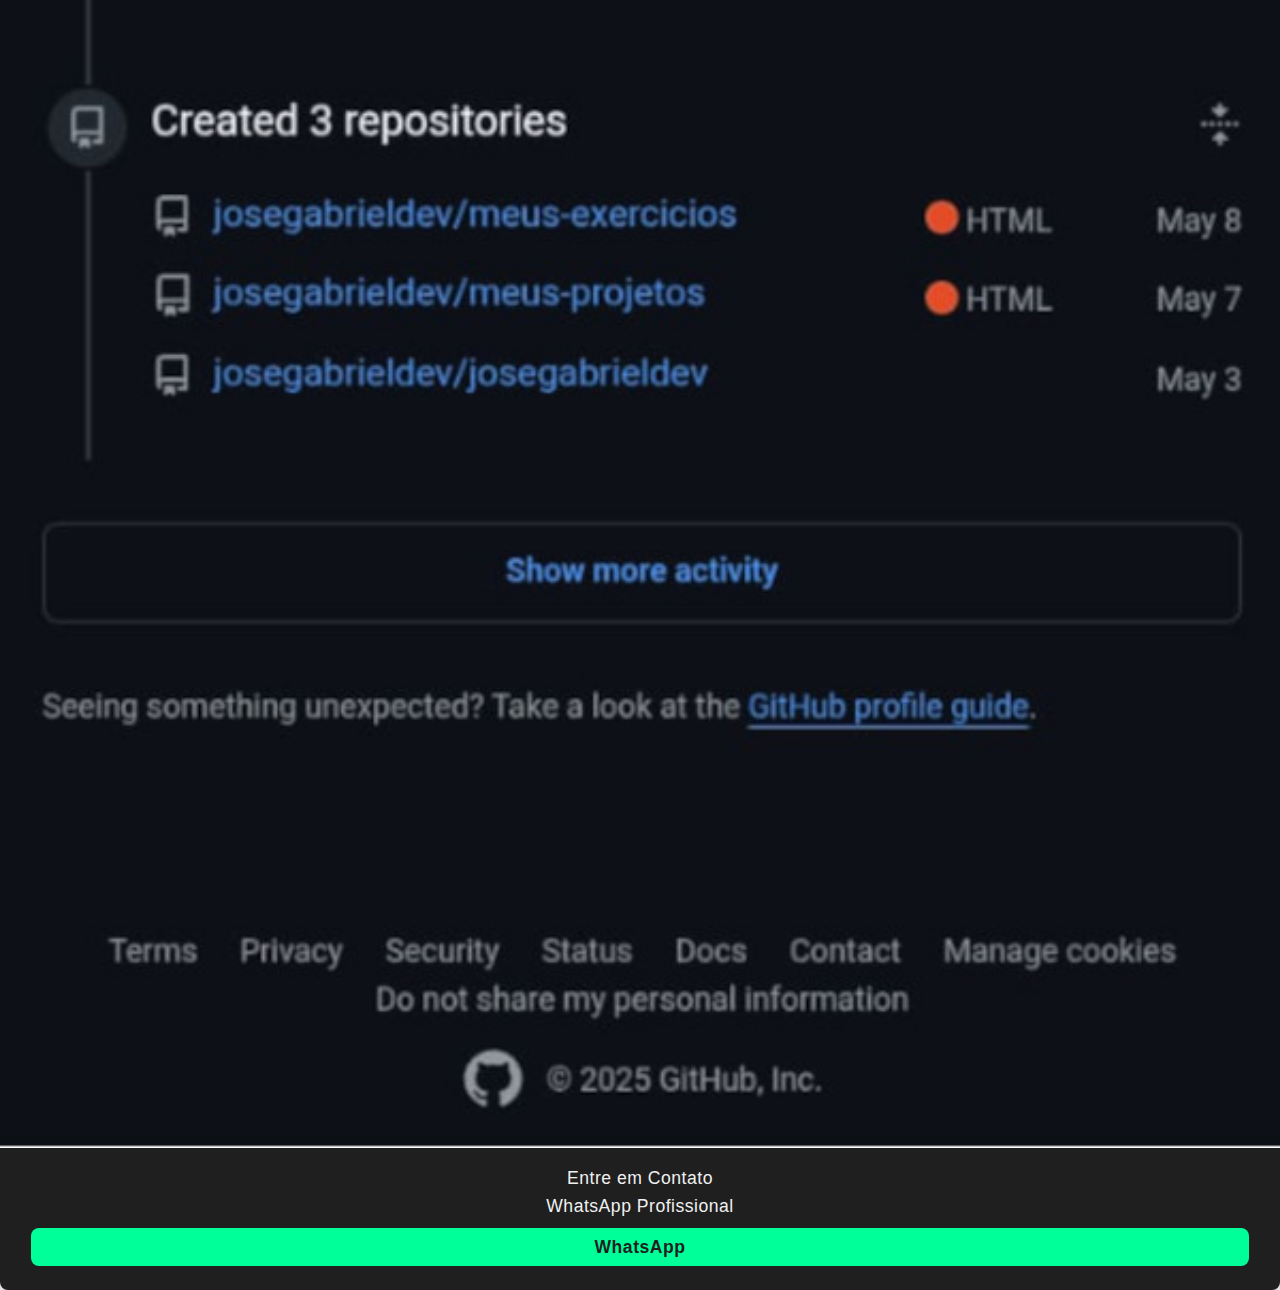
<file: rede-social/paginas/whatsapp.html>
<!DOCTYPE html>
<html lang="pt-br">
<head>
    <meta charset="UTF-8">
    <meta name="viewport" content="width=device-width, initial-scale=1.0">
    <title>WhatsApp</title>
    <link rel="stylesheet" href="estilos/sociais.css">
    <link rel="shortcut icon" href="../imagens/whatsapp-logo.png" type="image/x-icon">
</head>
<body>
    <img src="../imagens/tela-github.jpg" alt="Imagem do WhatsApp">
    <p>
        Entre em Contato <br> WhatsApp Profissional <a href="https://wa.me/message/TWX7WBVIHVQ3G1" target="_blank">WhatsApp</a>
    </p>
</body>
</html>
</file>
<file: rede-social/paginas/estilos/sociais.css>
@charset "UTF-8";

* {
            font-family: Arial, Helvetica, sans-serif;
            padding: 0px;
            margin: 0px;
        }

        ::-webkit-scrollbar {
            width: 0px;
            height: 0px;
        }

        img {
            width: 100vw;
        }

        p {
            background-color: #1f1f1f;
            color: #f0f0f0;
            text-align: center;
            line-height: 1.6em;
            padding: 16px;
            margin-top: -4px;
            font-size: 1.1em;
            box-shadow: 0 2px 8px rgba(0, 0, 0, 0.3);
            border-radius: 0 0 8px 8px;
            letter-spacing: 0.5px;
        }

        a {
            display: block;
            background-color: #00ff99;
            color: #1f1f1f;
            padding: 5px 10px;
            margin: 8px 15px;
            border-radius: 8px;
            text-decoration: none;
            font-weight: bold;
            transition: background-color 0.3s ease;
        }

        a:hover {
            background-color: #00cc7a;
            color: #000;
        }
</file>
<file: rede-social/css/index.css>
@charset "UTF-8";

/* RESET */
* {
    margin: 0;
    padding: 0;
    box-sizing: border-box;
}
/*NÃO PERMITE ROLAGEM*/
::-webkit-scrollbar {
    width: 0;
    height: 0;
}

/* BODY GERAL */
body {
    width: 100%;
    min-height: 100vh;
    background-image: radial-gradient(circle at 17% 77%, rgba(17, 17, 17,0.04) 0%, rgba(17, 17, 17,0.04) 50%,rgba(197, 197, 197,0.04) 50%, rgba(197, 197, 197,0.04) 100%),radial-gradient(circle at 26% 17%, rgba(64, 64, 64,0.04) 0%, rgba(64, 64, 64,0.04) 50%,rgba(244, 244, 244,0.04) 50%, rgba(244, 244, 244,0.04) 100%),radial-gradient(circle at 44% 60%, rgba(177, 177, 177,0.04) 0%, rgba(177, 177, 177,0.04) 50%,rgba(187, 187, 187,0.04) 50%, rgba(187, 187, 187,0.04) 100%),linear-gradient(19deg, rgb(28, 117, 250),rgb(34, 2, 159));
    color: #fff;
    font-family: 'Arial', sans-serif;

    display: flex;
    flex-direction: column;
    align-items: center;
}

/* CABEÇALHO */
.cabecalho {
    width: 100%;
    background-image: linear-gradient(to right, #141e30, #243b55);
    font-family: 'Segoe UI', Tahoma, Geneva, Verdana, sans-serif;
    text-align: center;
    padding: 1.5em;
    border-bottom: 2px solid #00ffd5;
}

.cabecalho img {
    width: 120px;
    border-radius: 50%;
    margin-bottom: 10px;
    box-shadow: 0px 0px 10px #00ffd5;
}

h1 {
    font-size: 1.4em;
    margin-bottom: 4px;
}

h2 {
    font-size: 1em;
    color: #00ffff;
    margin-bottom: 2px;
}

.cabecalho p {
    color: #ddd;
}

/* TELEFONE - ÁREA CENTRAL */
#telefone {
    width: 100%;
    max-width: 311px;
    min-height: 627px;
    background: url('../assets/fundos/frame-iphone.png') no-repeat;
    background-size: cover;
    padding: 1em;
    margin: 1.5em 0;
    border-radius: 2rem;

    display: flex;
    justify-content: center;
    align-items: center;
    overflow: hidden;
    position: relative;
}
/*CONTEÚDO DENTRO DO TELEFONE*/
#conteudo {
    width: 96%;
    height: 100%;
    background: url('../assets/fundos/fundo-degrade.png') no-repeat;
    background-size: cover;
    font-size: 0.95em;
    text-align: justify;
    line-height: 1.4em;
    padding: 4.4em 8px 1.6em 8px;
    overflow-y: auto;

    display: flex;
    flex-direction: column;
    gap: 1em;
}

/* LINKS SOCIAIS */
.icones-cima,
.icones-baixo {
    display: flex;
    justify-content: center;
    flex-wrap: wrap;
    gap: 10px;
    margin: 2em 0;
}

.icones-cima img,
.icones-baixo img {
    width: 48px;
    height: 48px;
    background-color: white;
    border-radius: 50%;
    cursor: pointer;
    transition: transform 0.2s ease;
}

.icones-cima img:hover,
.icones-baixo img:hover {
    transform: scale(1.2);
    box-shadow: 0px 0px 6px #00ffd5;
}

.icones-cima img:focus,
.icones-baixo img:focus {
    transform: scale(1.2);
    box-shadow: 0px 0px 6px #00ffd5;
}

/* FOOTER */
footer {
    width: 100%;
    background: linear-gradient(to right, #0f2027, #203a43, #2c5364);
    color: #ccc;
    font-family: 'Segoe UI', Tahoma, Geneva, Verdana, sans-serif;
    font-size: 0.8em;
    text-align: center;
    padding: 1em;
    margin-top: 2em;
    border-top: 2px solid #00ffd5;
    box-shadow: 0px -2px rgba(0, 0, 0, 0.205);
}

footer strong {
    color: white;
}
</file>
